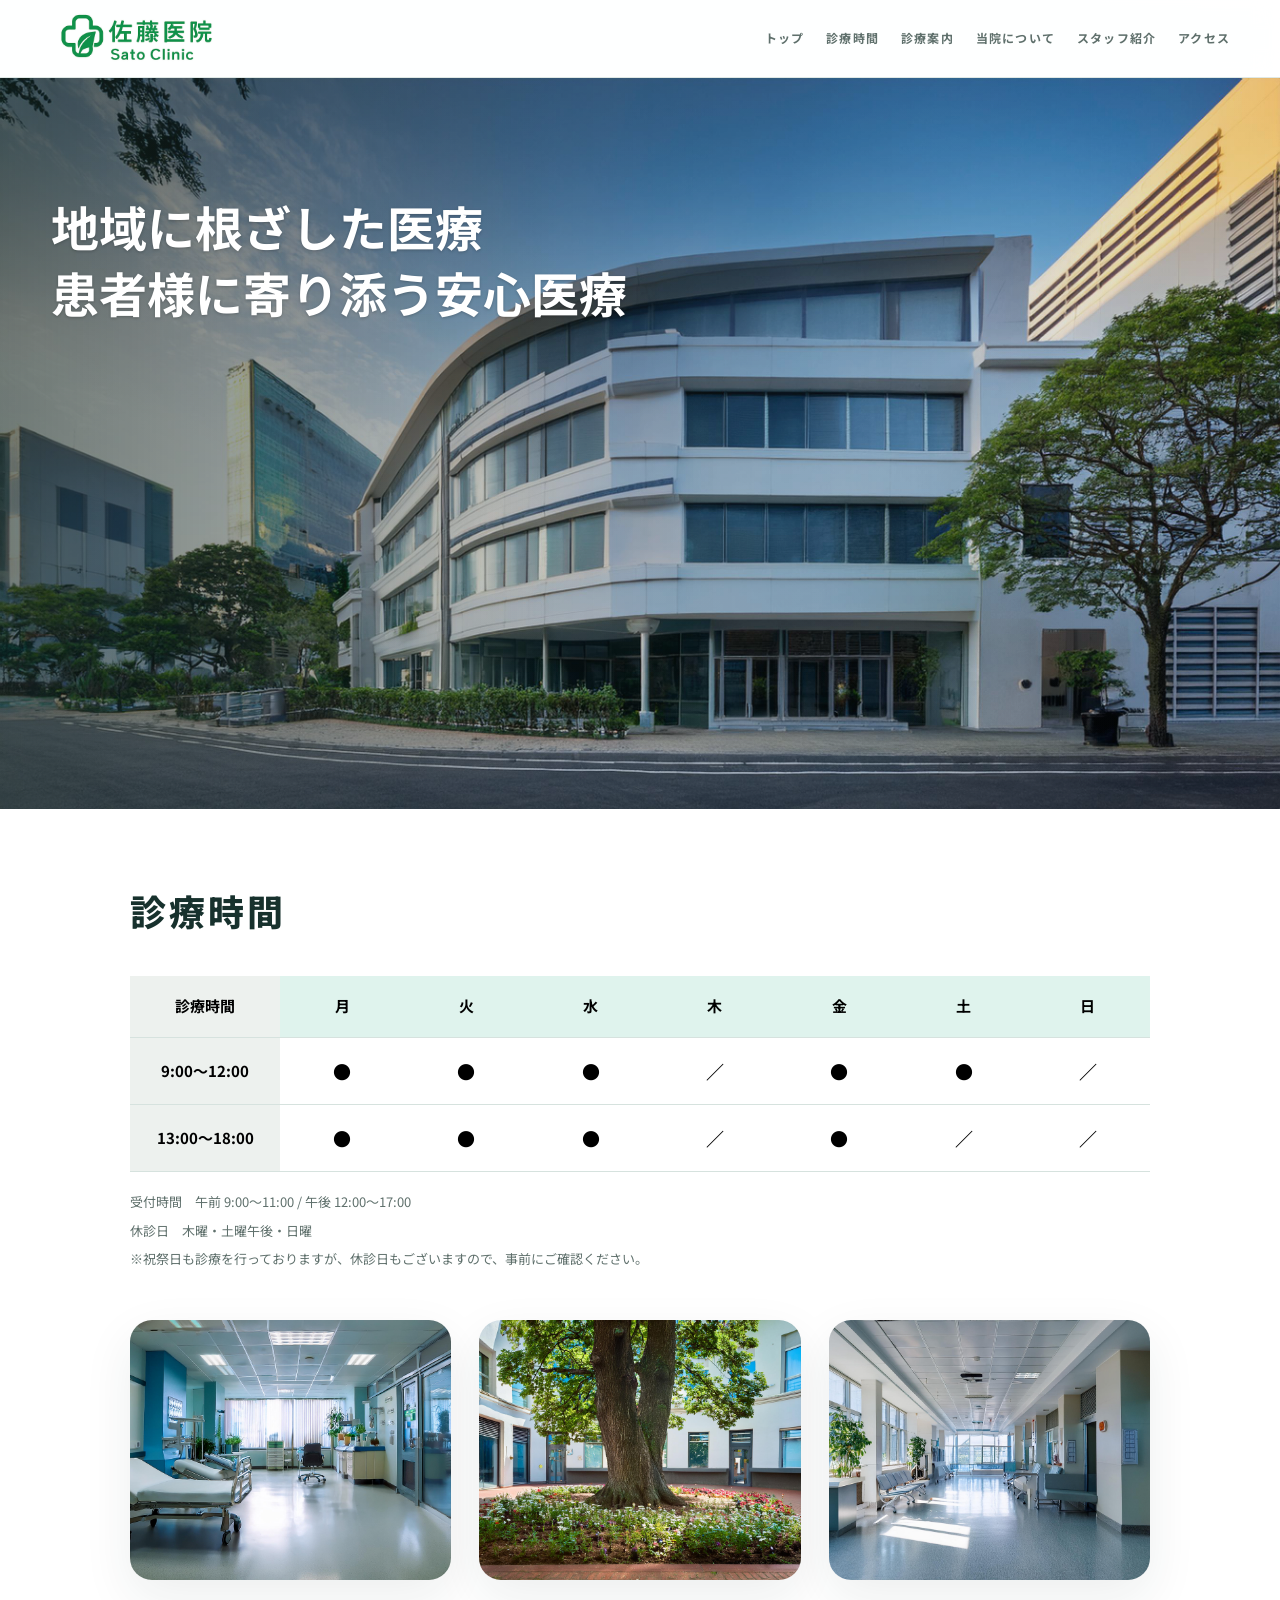
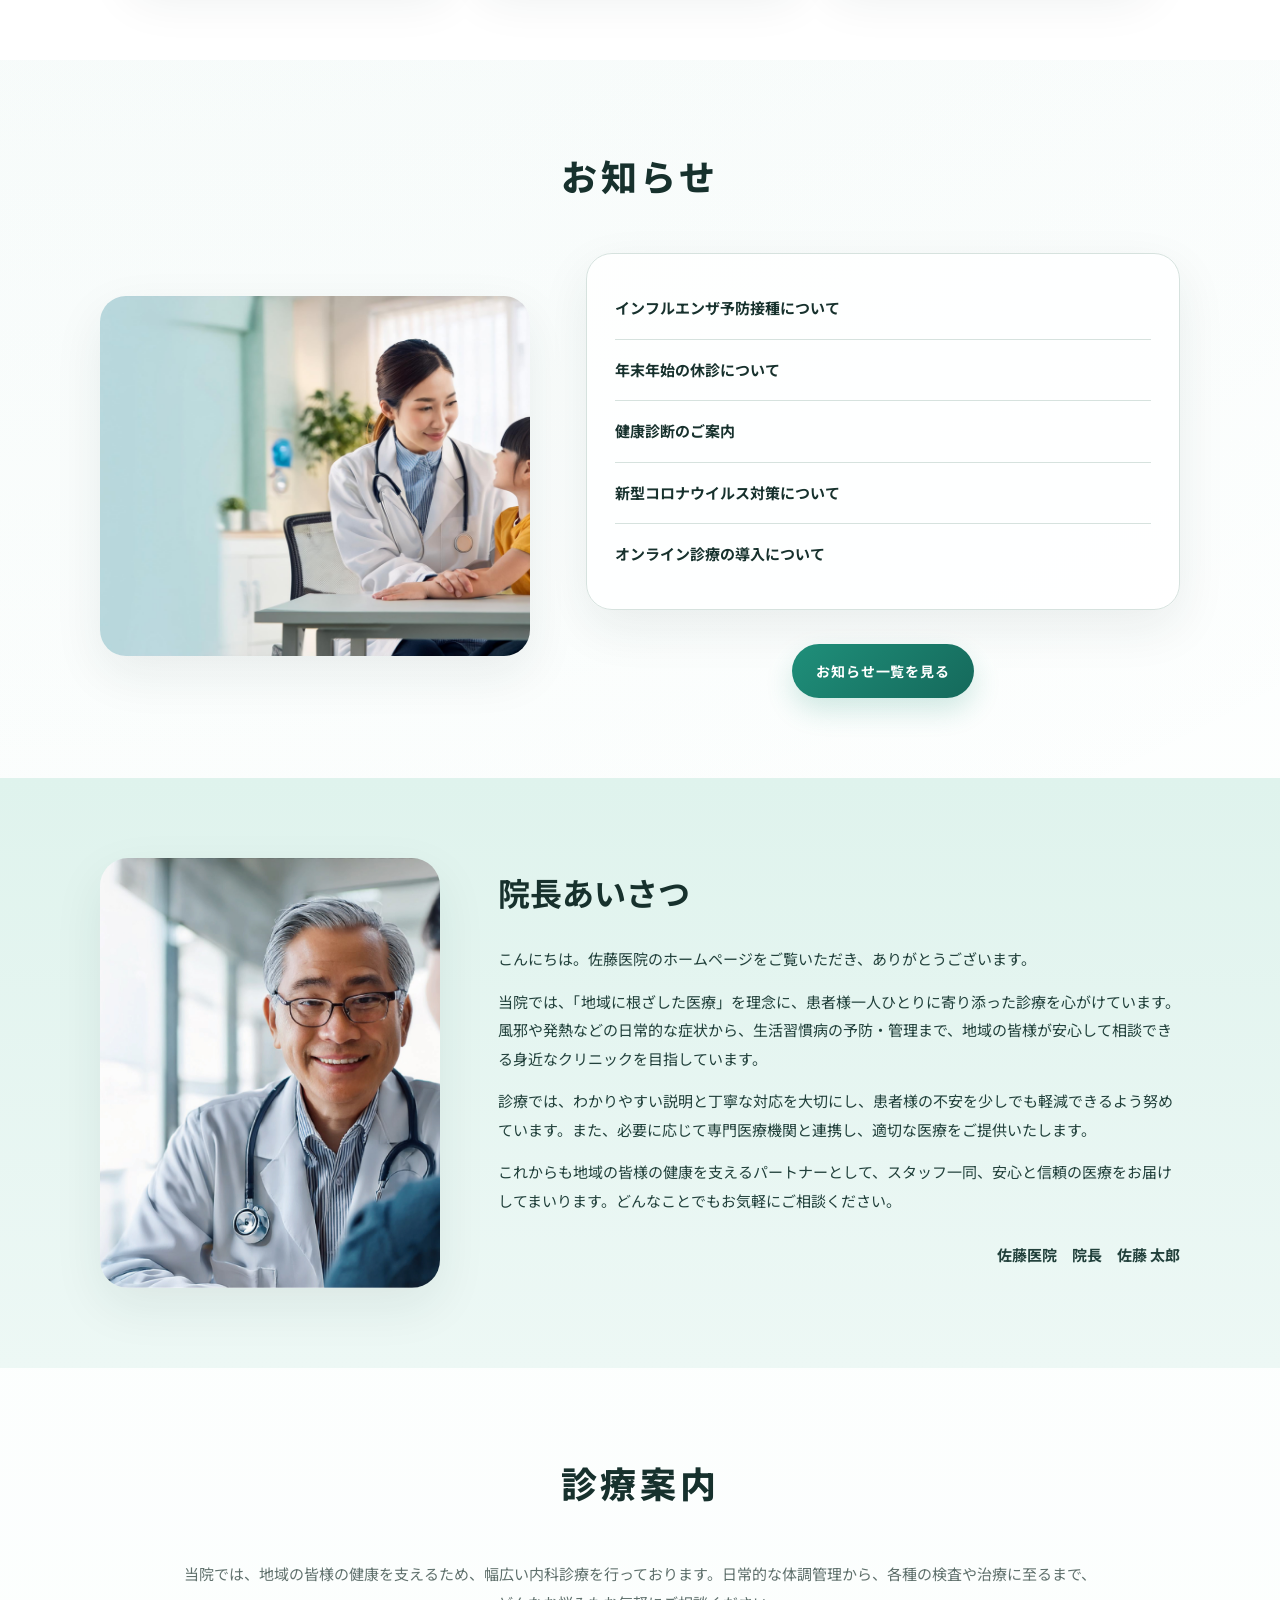
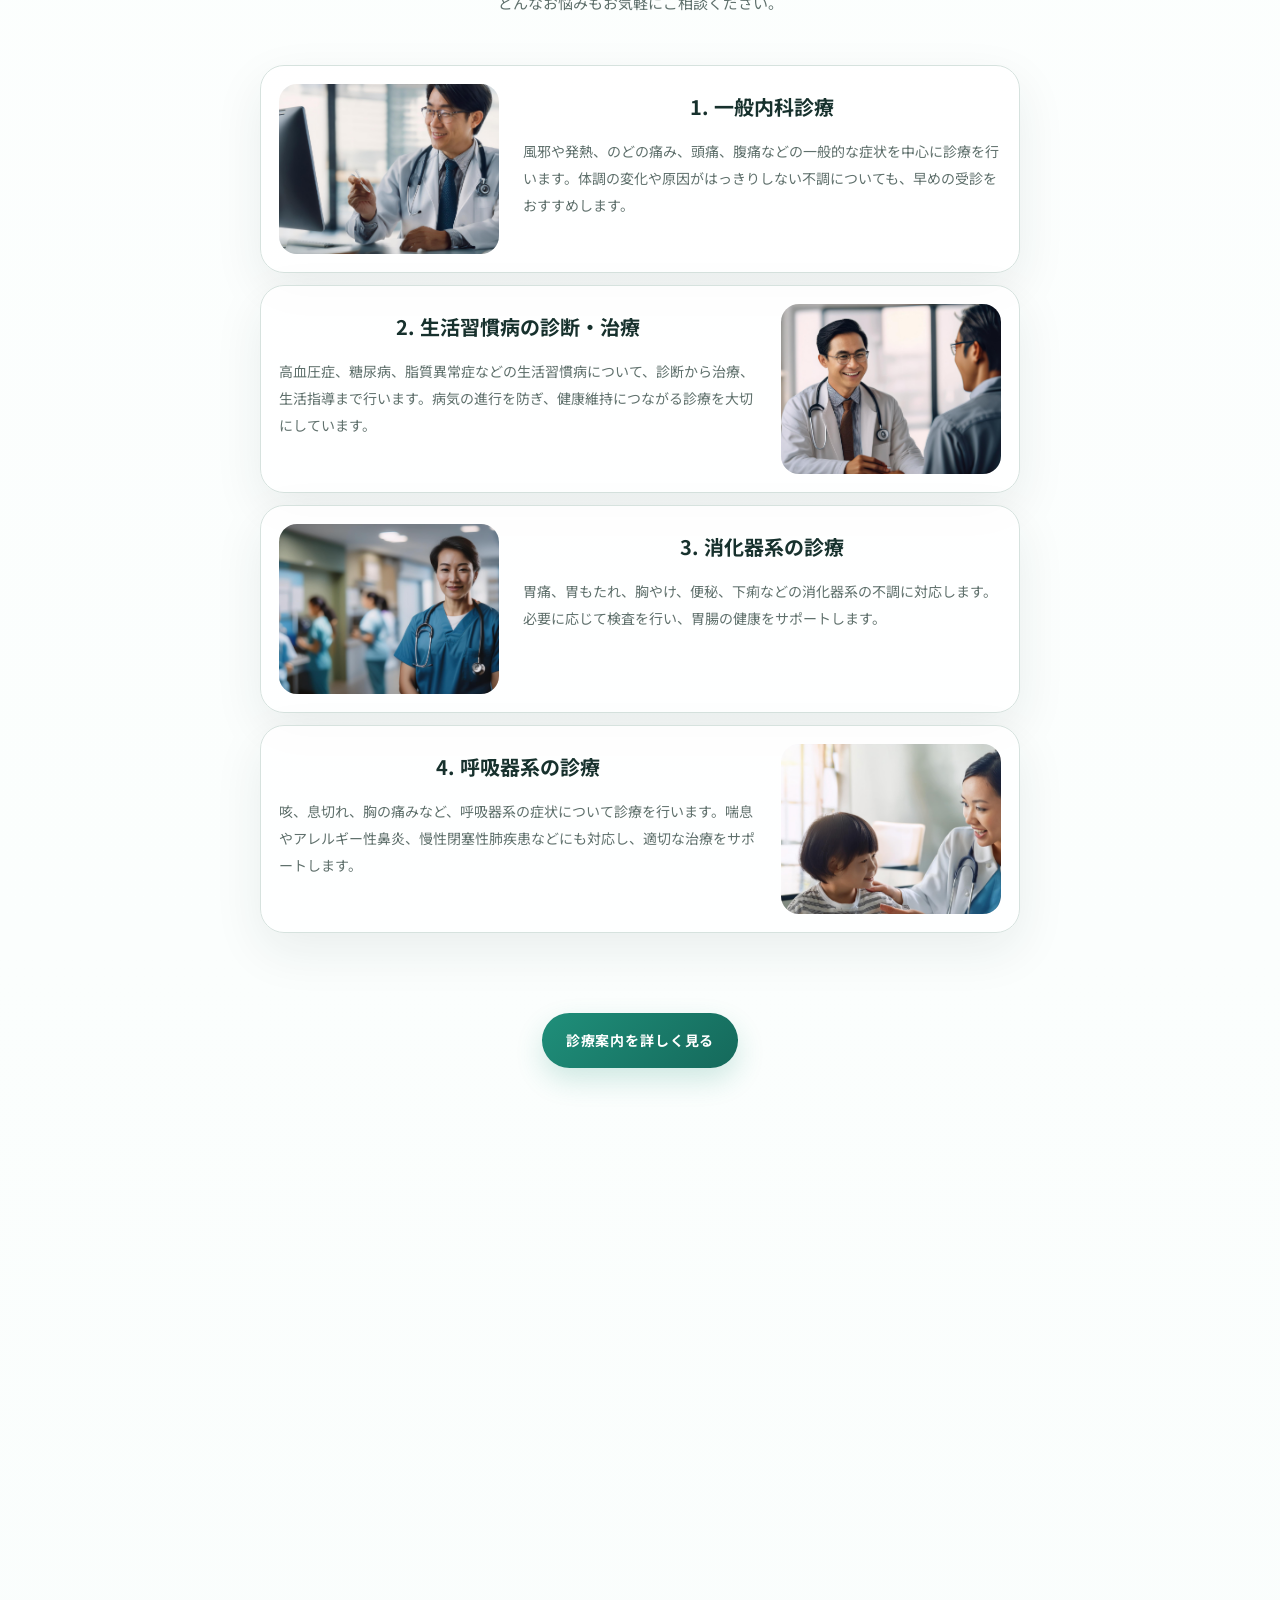
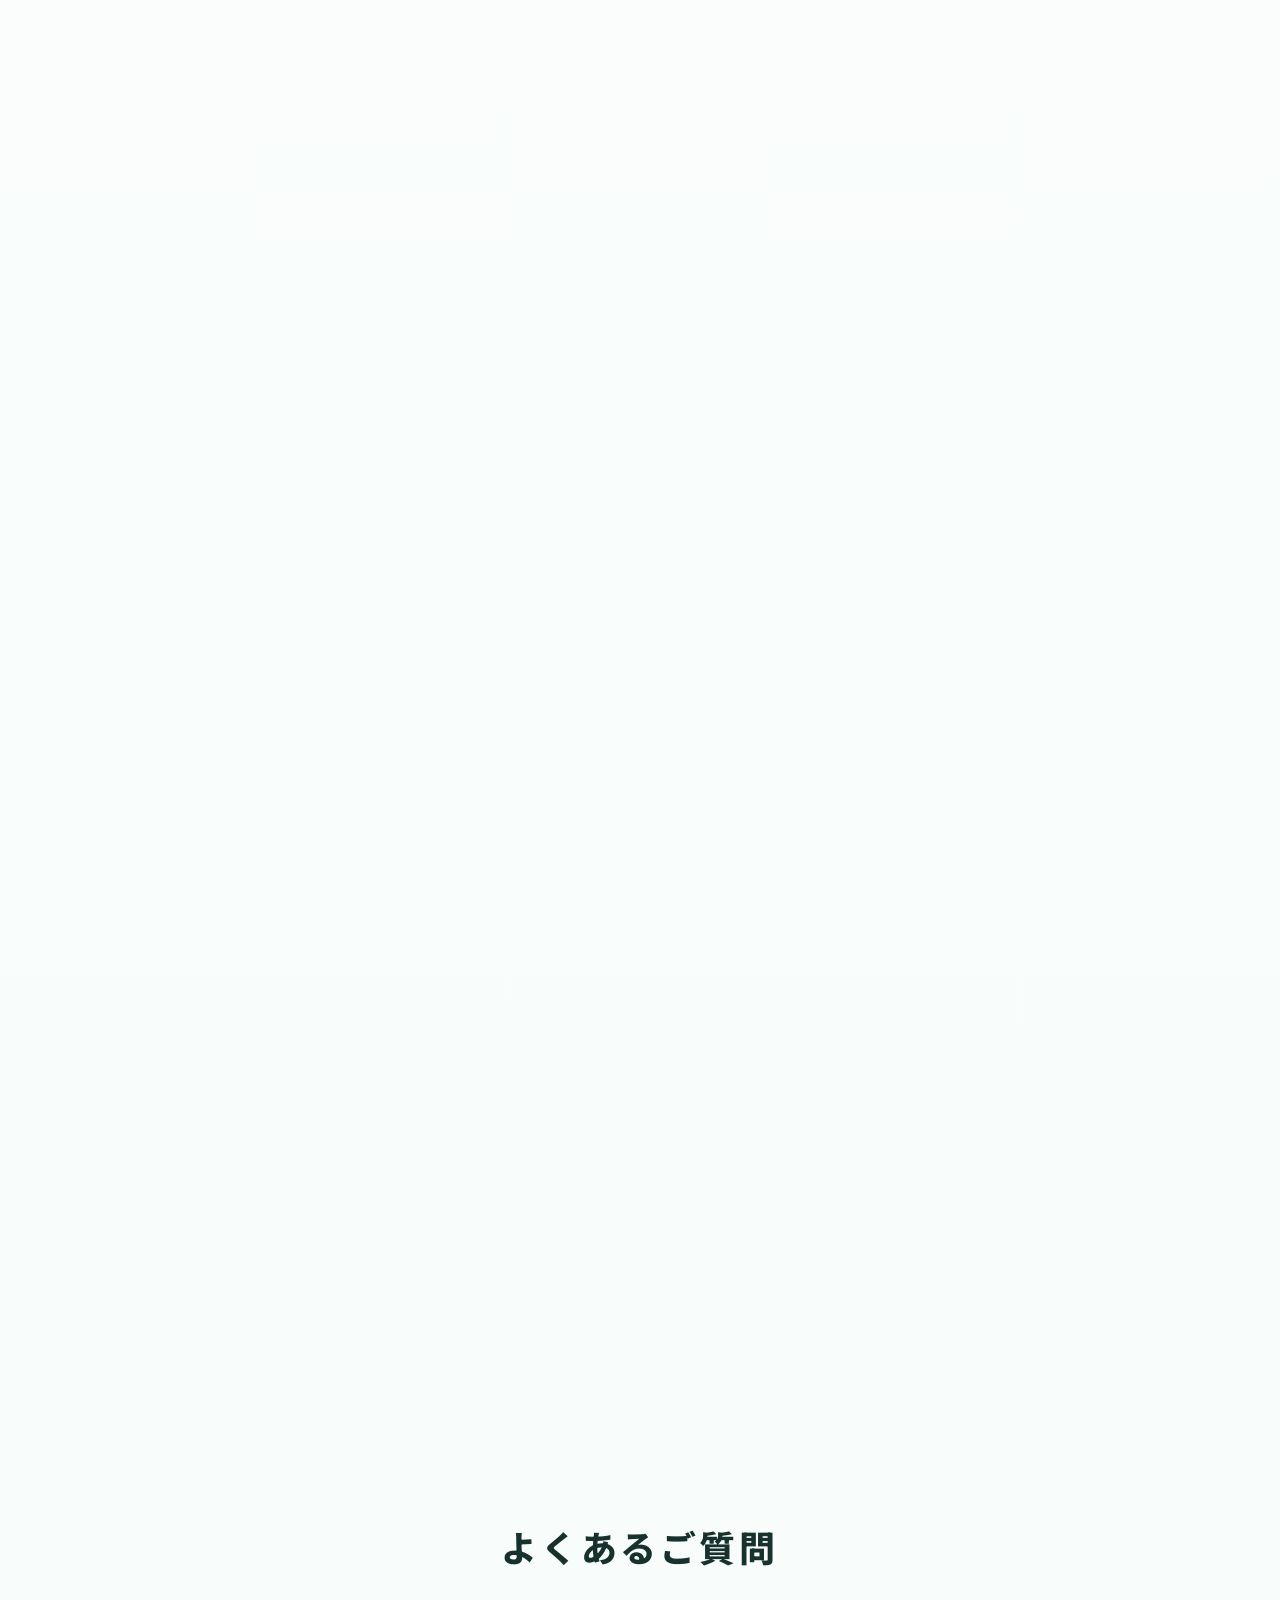
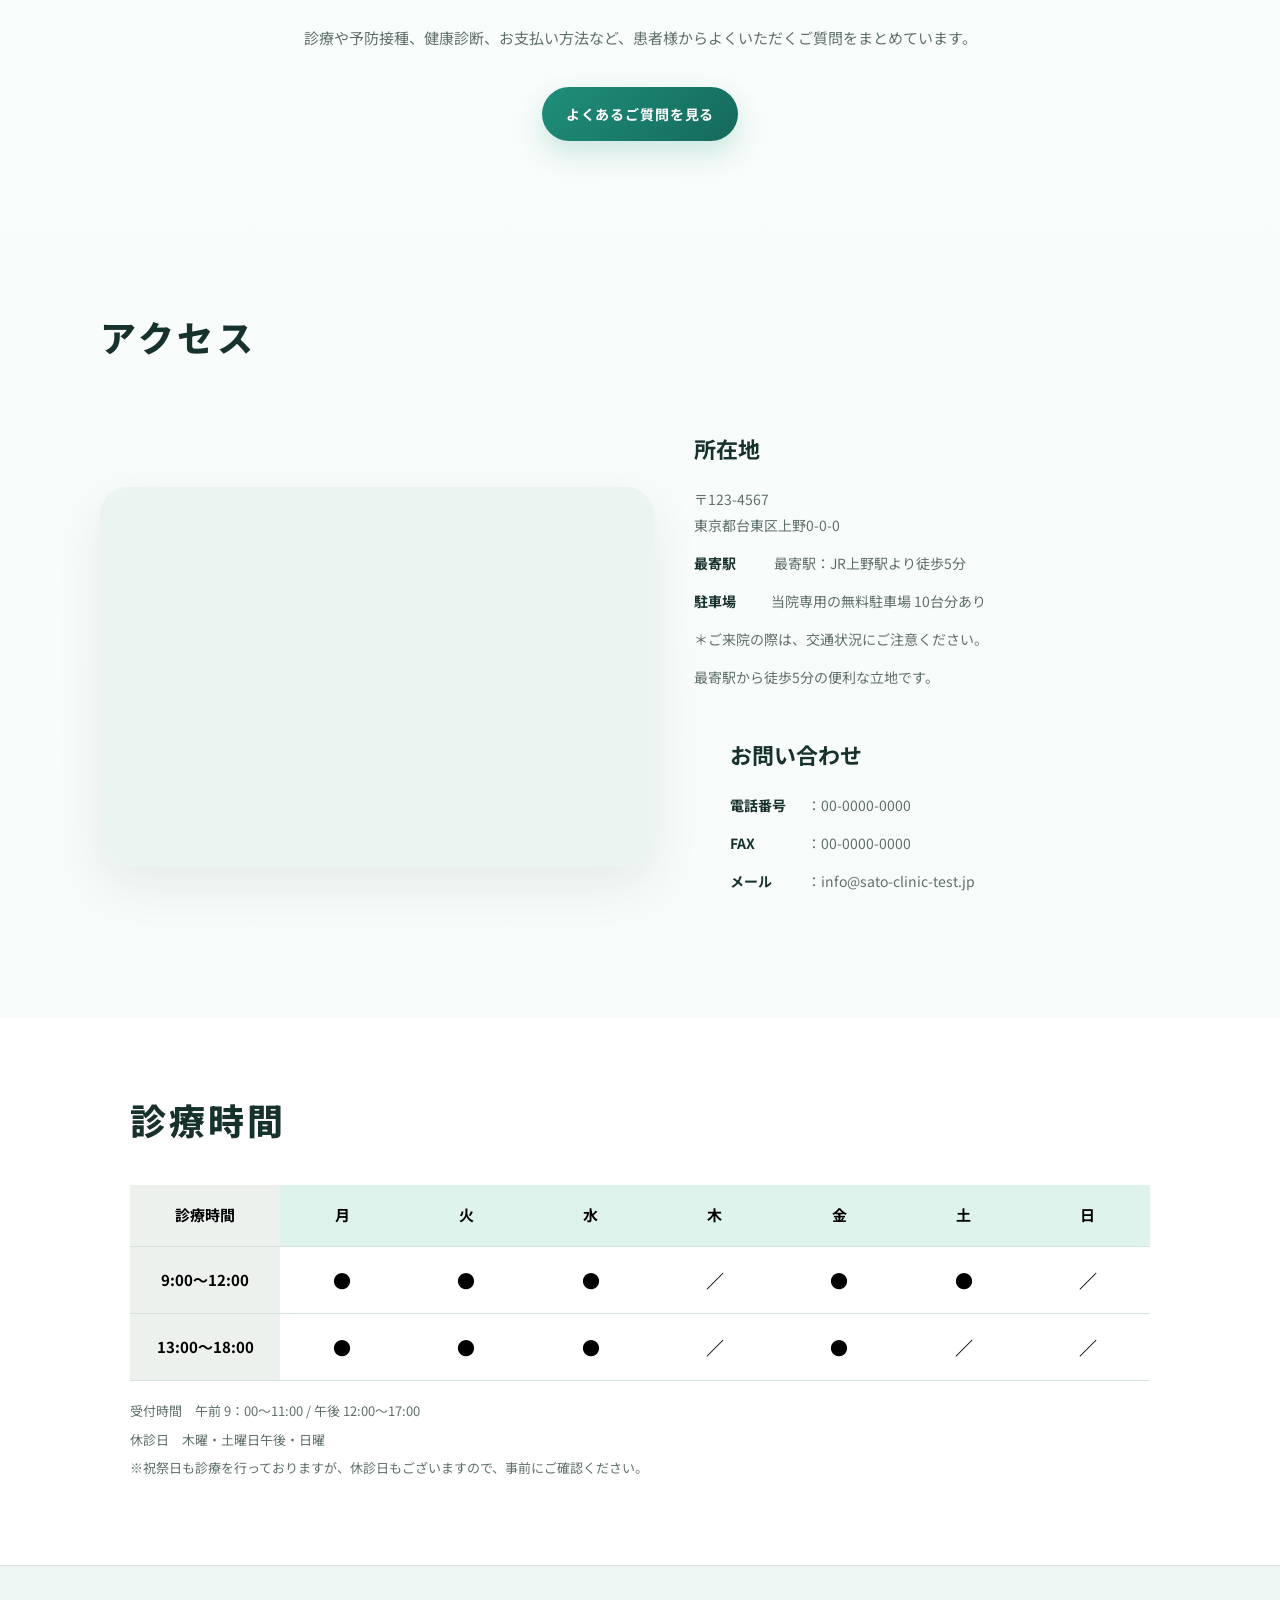
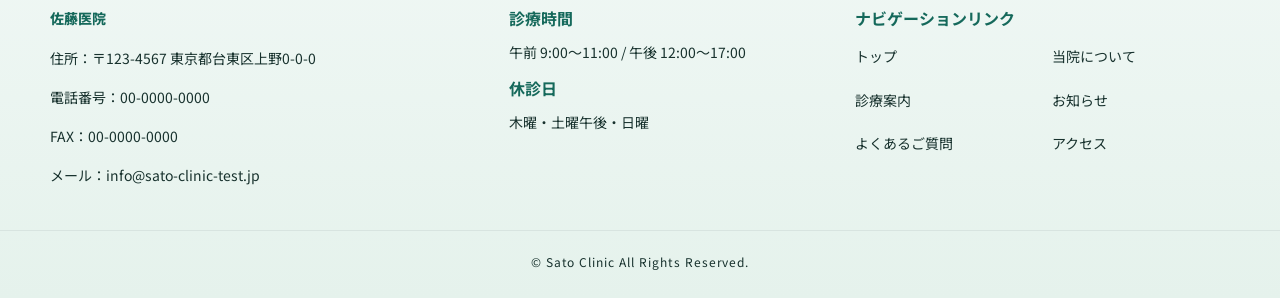
<file: index.html>
﻿<!doctype html>
<html lang="ja">

<head>
  <meta charset="UTF-8">
  <meta name="viewport" content="width=device-width, initial-scale=1.0">
  <title>佐藤医院 | 地域に寄り添う医療</title>
  <meta name="description" content="佐藤医院は、内科・生活習慣病・予防接種・各種健診に対応し、地域の皆さまの健康を支えます。">
  <link rel="preconnect" href="https://fonts.googleapis.com">
  <link rel="preconnect" href="https://fonts.gstatic.com" crossorigin>
  <link href="https://fonts.googleapis.com/css2?family=Noto+Sans+JP:wght@400;500;700;800&display=swap" rel="stylesheet">
  <link rel="stylesheet" href="./css/style.css">
</head>

<body>
  <header class="site-header">
    <div class="header-inner">
      <a class="brand" href="#top" aria-label="佐藤内科クリニック トップへ">
        <img src="./assets/Logo/logo.png" alt="佐藤内科クリニック">
      </a>
      <button class="menu-toggle" type="button" aria-expanded="false" aria-label="メニューを開く">
        <span></span>
        <span></span>
        <span></span>
      </button>
      <nav class="global-nav" aria-label="メインナビゲーション">
        <a href="#top">トップ</a>
        <a href="#hours">診療時間</a>
        <a href="#medical">診療案内</a>
        <a href="#about">当院について</a>
        <a href="#staff">スタッフ紹介</a>
        <a href="#access">アクセス</a>
      </nav>
    </div>
  </header>

  <main>
    <section id="top" class="hero" aria-label="クリニックのメインビジュアル">
      <img src="./assets/hero/clinic-entrance.jpg" alt="クリニックの外観">
      <div class="hero-overlay"></div>
      <div class="hero-copy wrap">
        <p>地域に根ざした医療</p>
        <h1>患者様に寄り添う安心医療</h1>
      </div>
    </section>

    <section id="hours" class="section hours-section top-hours reveal-section" aria-label="診療時間">
      <div class="wrap narrow">
        <div class="hours-layout">
          <h2 class="side-title">診療時間</h2>
          <div class="hours-content">
            <div class="timetable-scroll">
              <table class="hours-table">
                <thead>
                  <tr>
                    <th>診療時間</th>
                    <th>月</th>
                    <th>火</th>
                    <th>水</th>
                    <th>木</th>
                    <th>金</th>
                    <th>土</th>
                    <th>日</th>
                  </tr>
                </thead>
                <tbody>
                  <tr>
                    <th><span class="time-text">9:00〜12:00</span></th>
                    <td>●</td>
                    <td>●</td>
                    <td>●</td>
                    <td>／</td>
                    <td>●</td>
                    <td>●</td>
                    <td>／</td>
                  </tr>
                  <tr>
                    <th><span class="time-text">13:00〜18:00</span></th>
                    <td>●</td>
                    <td>●</td>
                    <td>●</td>
                    <td>／</td>
                    <td>●</td>
                    <td>／</td>
                    <td>／</td>
                  </tr>
                </tbody>
              </table>
            </div>
            <div class="hours-notes">
              <p>受付時間　午前 9:00〜11:00 / 午後 12:00〜17:00</p>
              <p>休診日　木曜・土曜午後・日曜</p>
              <p>※祝祭日も診療を行っておりますが、休診日もございますので、事前にご確認ください。</p>
            </div>
          </div>
        </div>

        <div class="gallery-grid gallery-carousel" data-carousel="clinic-gallery" aria-label="院内の様子">
          <div class="gallery-track">
            <img src="./assets/clinic/consultation-room.jpg" alt="診察室">
            <img src="./assets/clinic/hero-clinic.jpg" alt="待合スペース">
            <img src="./assets/clinic/waiting-room.jpg" alt="院内の待合室">
          </div>
        </div>
      </div>
    </section>

    <section class="section news-section reveal-section" aria-label="お知らせ">
      <div class="wrap medium">
        <h2 class="section-title">お知らせ</h2>
        <div class="news-panel">
          <img src="./assets/clinic/patient_10.jpg" alt="来院された患者さま">
          <div>
            <ul class="news-list news-links">
              <li>
                <a href="./news.html#influenza">インフルエンザ予防接種について</a>
              </li>
              <li>
                <a href="./news.html#year-end">年末年始の休診について</a>
              </li>
              <li>
                <a href="./news.html#health-check">健康診断のご案内</a>
              </li>
              <li>
                <a href="./news.html#covid-19">新型コロナウイルス対策について</a>
              </li>
              <li>
                <a href="./news.html#online-medical">オンライン診療の導入について</a>
              </li>
            </ul>
            <div class="button-row">
              <a href="./news.html" class="button">お知らせ一覧を見る</a>
            </div>
          </div>
        </div>
      </div>
    </section>

    <section class="director-section reveal-section" aria-label="院長あいさつ">
      <div class="wrap medium director-layout">
        <img src="./assets/director/director.jpg" alt="院長 佐藤一郎">
        <div>
          <h2>院長あいさつ</h2>
          <p>こんにちは。佐藤医院のホームページをご覧いただき、ありがとうございます。</p>
          <p>
            当院では、「地域に根ざした医療」を理念に、患者様一人ひとりに寄り添った診療を心がけています。風邪や発熱などの日常的な症状から、生活習慣病の予防・管理まで、地域の皆様が安心して相談できる身近なクリニックを目指しています。
          </p>
          <p>診療では、わかりやすい説明と丁寧な対応を大切にし、患者様の不安を少しでも軽減できるよう努めています。また、必要に応じて専門医療機関と連携し、適切な医療をご提供いたします。</p>
          <p>これからも地域の皆様の健康を支えるパートナーとして、スタッフ一同、安心と信頼の医療をお届けしてまいります。どんなことでもお気軽にご相談ください。</p>
          <p class="signature">佐藤医院　院長　佐藤 太郎</p>
        </div>
      </div>
    </section>

    <section id="medical" class="section medical-section reveal-section">
      <div class="wrap medium">
        <h2 class="section-title">診療案内</h2>
        <p class="medical-page-lead">
          当院では、地域の皆様の健康を支えるため、幅広い内科診療を行っております。日常的な体調管理から、各種の検査や治療に至るまで、どんなお悩みもお気軽にご相談ください。
        </p>
        <div class="medical-grid">
          <article class="medical-card">
            <img src="./assets/dr/general-medicine.jpg" alt="一般内科">
            <div>
              <h3>1. 一般内科診療</h3>
              <p>風邪や発熱、のどの痛み、頭痛、腹痛などの一般的な症状を中心に診療を行います。体調の変化や原因がはっきりしない不調についても、早めの受診をおすすめします。</p>
            </div>
          </article>
          <article class="medical-card reverse">
            <img src="./assets/dr/lifestyle-disease.jpg" alt="生活習慣病">
            <div>
              <h3>2. 生活習慣病の診断・治療</h3>
              <p>高血圧症、糖尿病、脂質異常症などの生活習慣病について、診断から治療、生活指導まで行います。病気の進行を防ぎ、健康維持につながる診療を大切にしています。</p>
            </div>
          </article>
          <article class="medical-card">
            <img src="./assets/dr/suzuki_mari.jpg" alt="消化器系の診療">
            <div>
              <h3>3. 消化器系の診療</h3>
              <p>胃痛、胃もたれ、胸やけ、便秘、下痢などの消化器系の不調に対応します。必要に応じて検査を行い、胃腸の健康をサポートします。</p>
            </div>
          </article>
          <article class="medical-card reverse">
            <img src="./assets/dr/patient_11.jpg" alt="呼吸器系の診療">
            <div>
              <h3>4. 呼吸器系の診療</h3>
              <p>咳、息切れ、胸の痛みなど、呼吸器系の症状について診療を行います。喘息やアレルギー性鼻炎、慢性閉塞性肺疾患などにも対応し、適切な治療をサポートします。</p>
            </div>
          </article>
        </div>
        <div class="button-row"><a class="button" href="./medical.html">診療案内を詳しく見る</a></div>
      </div>
    </section>

    <section id="about" class="section about-section reveal-section">
      <div class="wrap medium">
        <h2 class="section-title">当院について</h2>
        <div class="about-intro">
          <img src="./assets/clinic/hospital_6.jpg" alt="明るい院内空間">
          <div>
            <p>
              佐藤医院は、地域の皆様の健康を守り、より良い生活をサポートすることを使命としています。創立以来、私たちは「患者様一人ひとりに寄り添った診療」を大切にし、地域密着型の医療を提供してまいりました。今後も皆様の健康維持と病気予防に貢献するため、より良い医療サービスを提供し続けることをお約束いたします。
            </p>
          </div>
        </div>
        <div class="button-row"><a class="button" href="./about.html">詳しく見る</a></div>
      </div>
    </section>

    <section id="staff" class="section staff-section reveal-section">
      <div class="wrap wide">
        <h2 class="section-title">スタッフ紹介</h2>
        <p class="staff-intro">
          地域の皆様に安心してご来院いただけるよう、スタッフ一同、誠心誠意対応いたします。それぞれの専門性と温かさを活かし、皆様の健康を支えるパートナーとしてお力になれるよう努めてまいります。</p>
        <div class="staff-list">
          <article>
            <img src="./assets/staff/firstView.jpg" alt="院長 佐藤一郎">
            <div>
              <h3>院長　佐藤 太郎</h3>
              <p>経歴：光明大学医学部卒業後、瑞穂中央総合病院で内科医として10年間勤務。その後、地域医療への貢献を目指し、佐藤医院を開院。</p>
              <p>専門分野：生活習慣病、呼吸器疾患、内科全般</p>
              <p>コメント：患者様にとって気軽に相談できる「かかりつけ医」を目指しています。どんな小さな不安でも、まずはご相談ください。</p>
            </div>
          </article>
          <article>
            <img src="./assets/staff/yamamoto_hana.jpg" alt="看護師 山本花">
            <div>
              <h3>看護師長　鈴木 真理</h3>
              <p>経歴：白桜大学看護学部卒業後、緑が丘大学病院で10年勤務。地域医療に携わりたい思いから、佐藤医院に入職。</p>
              <p>得意分野：親身な対応、注射・採血技術、健康管理指導</p>
              <p>メッセージ：安心して治療を受けていただけるよう、いつも笑顔でお待ちしています。些細なことでもお気軽にご相談ください。</p>
            </div>
          </article>
          <article>
            <img src="./assets/staff/medical-technologist.jpg" alt="臨床検査技師 田中美咲">
            <div>
              <h3>臨床検査技師　高橋 由美</h3>
              <p>経歴：東都臨床検査技術専門学校を卒業後、武蔵中央医療センターにて15年間の臨床検査技師としての経験を積む。</p>
              <p>得意分野：血液検査、心電図検査、超音波検査</p>
              <p>コメント：検査は不安が伴うこともありますが、できるだけリラックスしていただけるよう、優しく丁寧な対応を心がけています。</p>
            </div>
          </article>
          <article>
            <img src="./assets/staff/information_4.jpg" alt="受付スタッフ 鈴木優">
            <div>
              <h3>受付スタッフ　山本 花</h3>
              <p>経歴：希望医療カレッジ卒業後、さくら診療所にて受付業務を担当。現在は佐藤医院で患者様対応を担当。</p>
              <p>得意分野：受付業務、カルテ管理、医療費計算</p>
              <p>コメント：皆様に気持ちよくご利用いただけるよう、笑顔と真心を大切にしております。初めての方もどうぞ安心してお越しください。</p>
            </div>
          </article>
        </div>
      </div>
    </section>

    <section id="faq" class="section faq-section reveal-section" aria-label="よくあるご質問">
      <div class="wrap medium">
        <h2 class="section-title">よくあるご質問</h2>
        <p class="faq-intro">
          診療や予防接種、健康診断、お支払い方法など、患者様からよくいただくご質問をまとめています。
        </p>
        <div class="button-row">
          <a href="./faq.html" class="button">よくあるご質問を見る</a>
        </div>
      </div>
    </section>

    <section id="access" class="section access-section reveal-section">
      <div class="wrap medium">
        <h2 class="section-title left">アクセス</h2>
        <div class="access-layout">
          <div class="access-map">
            <iframe
              src="https://www.google.com/maps/embed?pb=!1m16!1m12!1m3!1d6479.2355767447625!2d139.77134689231622!3d35.71102210184443!2m3!1f0!2f0!3f0!3m2!1i1024!2i768!4f13.1!2m1!1zICAgIOKAoiDjgJIxMjMtNDU2N-OAgOadseS6rOmDveWPsOadseWMuuS4iumHjjAtMC0wICAgICDigKIg5pyA5a-E6aeF77yaSlLkuIrph47pp4XjgojjgorlvpLmrak15YiG!5e0!3m2!1sja!2sjp!4v1784618310484!5m2!1sja!2sjp"
              allowfullscreen="" loading="lazy" referrerpolicy="strict-origin-when-cross-origin"
              title="佐藤医院の地図"></iframe>
          </div>
          <div class="access-info">
            <h3>所在地</h3>
            <p>〒123-4567<br>東京都台東区上野0-0-0</p>
            <p><strong>最寄駅</strong> 最寄駅：JR上野駅より徒歩5分</p>
            <p><strong>駐車場</strong>当院専用の無料駐車場 10台分あり</p>
            <p>＊ご来院の際は、交通状況にご注意ください。</p>
            <p>最寄駅から徒歩5分の便利な立地です。</p>
            <div class="hours-content access-hours">
              <h3>お問い合わせ</h3>
              <p><strong>電話番号</strong>：00-0000-0000</p>
              <p><strong>FAX</strong>：00-0000-0000</p>
              <p><strong>メール</strong>：info@sato-clinic-test.jp</p>
            </div>
          </div>
        </div>
      </div>
    </section>

    <section class="section hours-section top-hours bottom-hours reveal-section" aria-label="診療時間">
      <div class="wrap narrow">
        <div class="hours-layout">
          <h2 class="side-title">診療時間</h2>
          <div class="hours-content">
            <div class="timetable-scroll">
              <table class="hours-table">
                <thead>
                  <tr>
                    <th>診療時間</th>
                    <th>月</th>
                    <th>火</th>
                    <th>水</th>
                    <th>木</th>
                    <th>金</th>
                    <th>土</th>
                    <th>日</th>
                  </tr>
                </thead>
                <tbody>
                  <tr>
                    <th><span class="time-text">9:00〜12:00</span></th>
                    <td>●</td>
                    <td>●</td>
                    <td>●</td>
                    <td>／</td>
                    <td>●</td>
                    <td>●</td>
                    <td>／</td>
                  </tr>
                  <tr>
                    <th><span class="time-text">13:00〜18:00</span></th>
                    <td>●</td>
                    <td>●</td>
                    <td>●</td>
                    <td>／</td>
                    <td>●</td>
                    <td>／</td>
                    <td>／</td>
                  </tr>
                </tbody>
              </table>
            </div>
            <div class="hours-notes">
              <p>受付時間　午前 9：00〜11:00 / 午後 12:00〜17:00</p>
              <p>休診日　木曜・土曜日午後・日曜</p>
              <p>※祝祭日も診療を行っておりますが、休診日もございますので、事前にご確認ください。</p>
            </div>
          </div>
        </div>
      </div>
    </section>
  </main>
  <footer class="site-footer">
    <div class="wrap footer-inner">
      <div class="footer-brand">
        <p class="footer-name">佐藤医院</p>
        <p>住所：〒123-4567 東京都台東区上野0-0-0</p>
        <p>電話番号：00-0000-0000</p>
        <p>FAX：00-0000-0000</p>
        <p>メール：<a href="mailto:info@sato-clinic-test.jp">info@sato-clinic-test.jp</a></p>
      </div>
      <div class="footer-hours" aria-label="診療時間と休診日">
        <h2>診療時間</h2>
        <p>午前 9:00〜11:00 / 午後 12:00〜17:00</p>
        <h2>休診日</h2>
        <p>木曜・土曜午後・日曜</p>
      </div>
      <nav class="footer-nav" aria-label="フッターナビゲーション">
        <h2>ナビゲーションリンク</h2>
        <ul>
          <li><a href="./index.html">トップ</a></li>
          <li><a href="./about.html">当院について</a></li>
          <li><a href="./index.html#medical">診療案内</a></li>
          <li><a href="./news.html">お知らせ</a></li>
          <li><a href="./faq.html">よくあるご質問</a></li>
          <li><a href="./index.html#access">アクセス</a></li>
        </ul>
      </nav>
    </div>
    <div class="footer-copy">
      <small>© Sato Clinic All Rights Reserved.</small>
    </div>
  </footer>
  <script src="./js/script.js"></script>
</body>

</html>
</file>
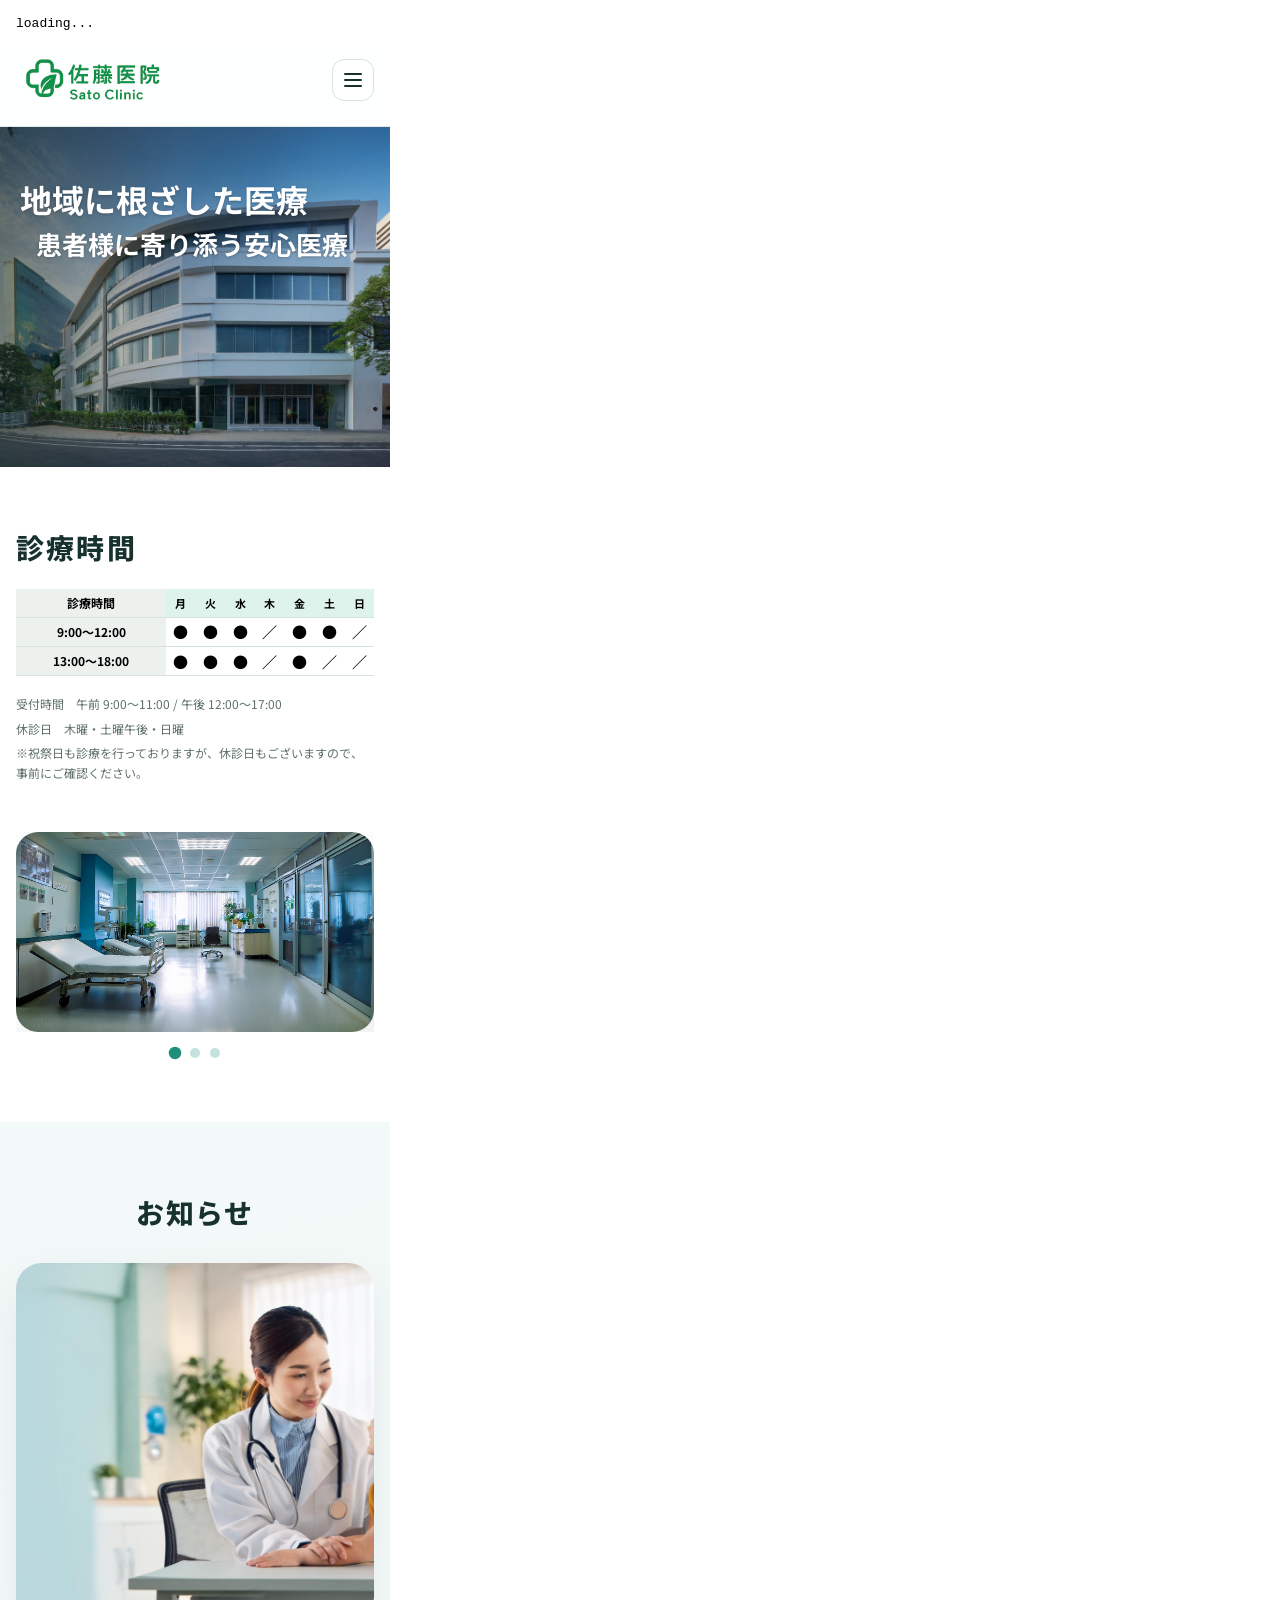
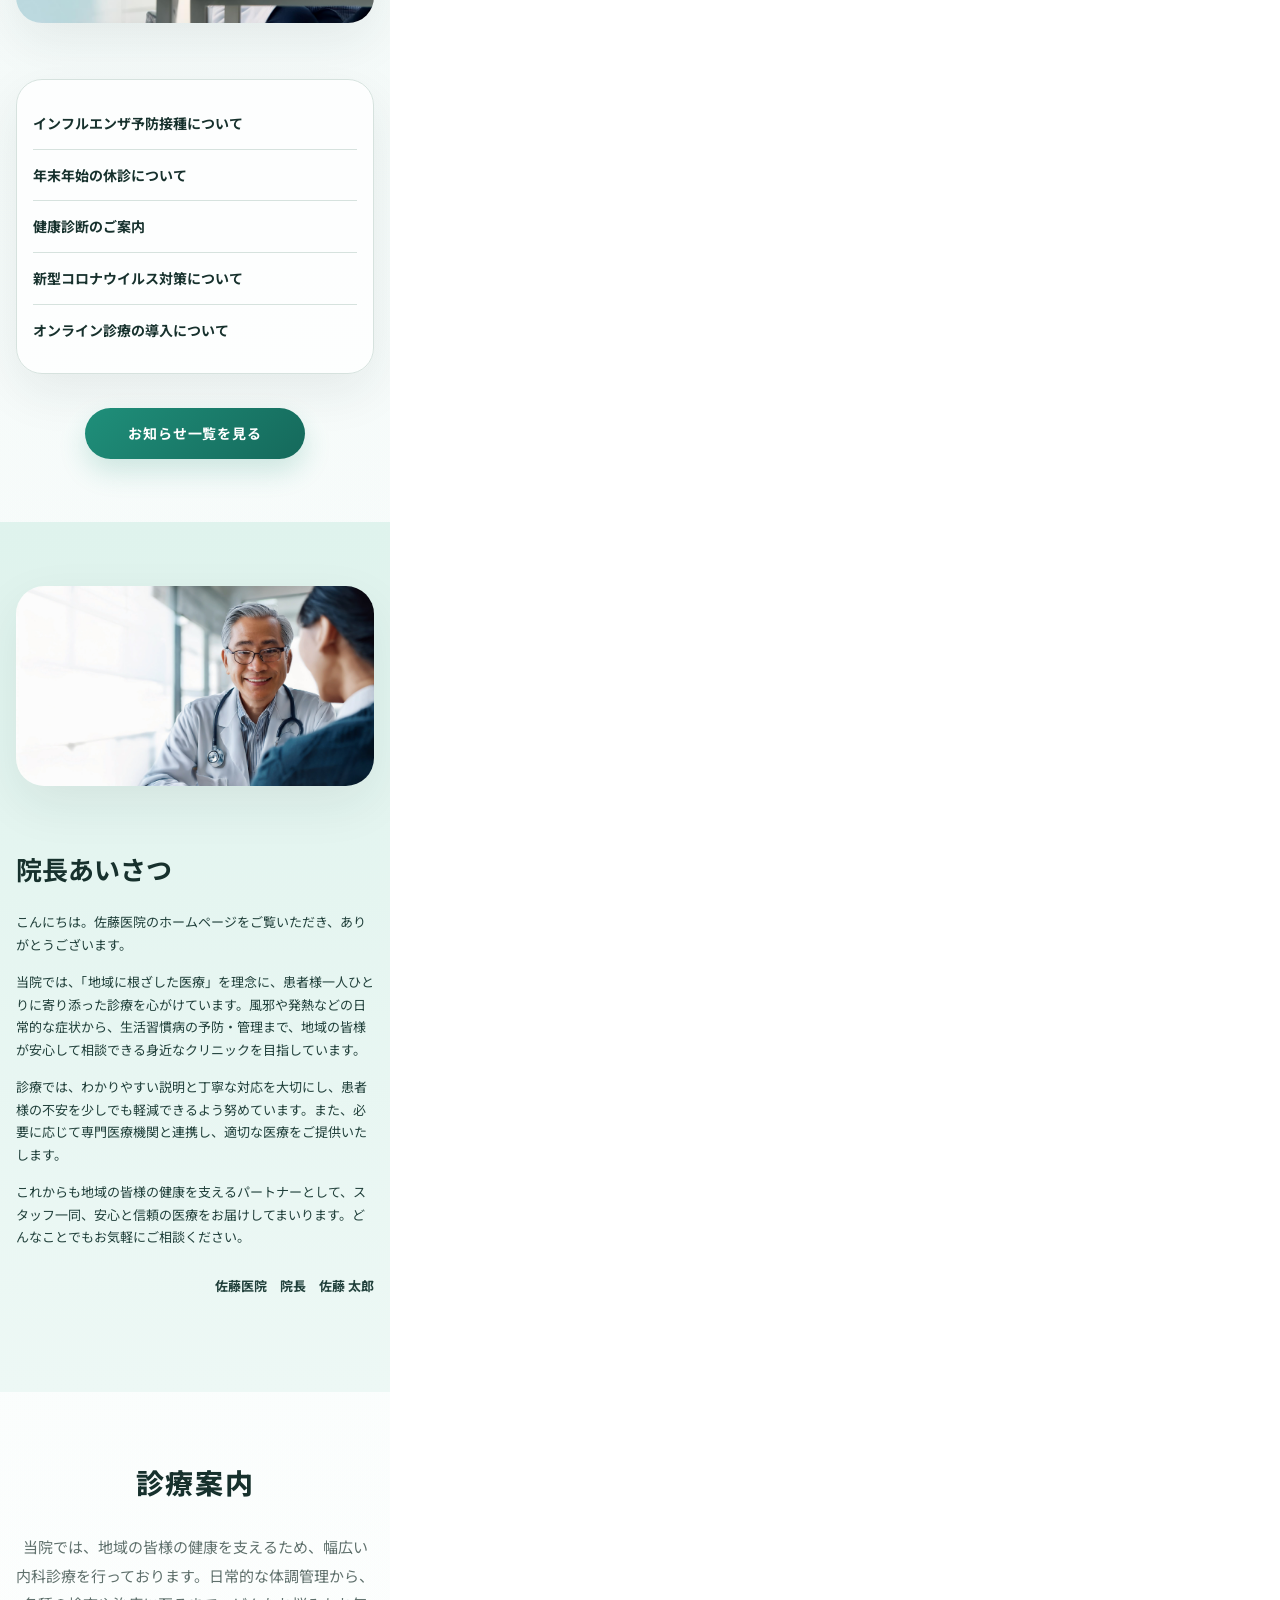
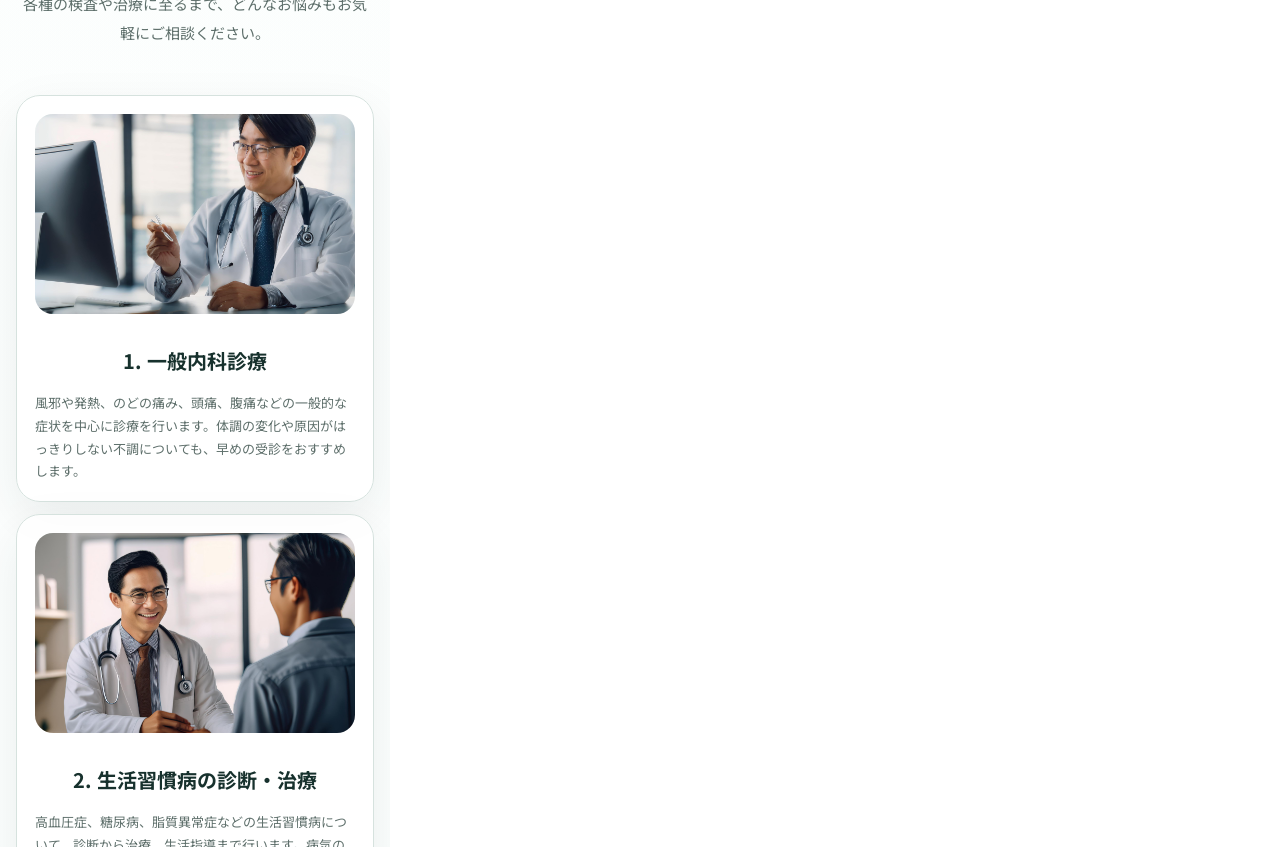
<file: __anchor_test.html>
<!doctype html>
<html lang="ja">
<head>
  <meta charset="UTF-8">
  <meta name="viewport" content="width=device-width, initial-scale=1.0">
  <title>Anchor Test</title>
  <style>
    body {
      margin: 0;
      font-family: monospace;
    }
    pre {
      white-space: pre-wrap;
      margin: 0;
      padding: 16px;
    }
    iframe {
      width: 390px;
      height: 4000px;
      border: 0;
    }
  </style>
</head>
<body>
  <pre id="results">loading...</pre>
  <iframe id="site" src="./index.html"></iframe>
  <script>
    const sleep = (ms) => new Promise((resolve) => setTimeout(resolve, ms));
    const tests = [
      { hash: '#top', selector: '#top' },
      { hash: '#hours', selector: '#hours' },
      { hash: '#medical', selector: '#medical .section-title' },
      { hash: '#about', selector: '#about .section-title' },
      { hash: '#staff', selector: '#staff .section-title' },
      { hash: '#access', selector: '#access .section-title' },
    ];

    window.addEventListener('load', async () => {
      const iframe = document.getElementById('site');
      await new Promise((resolve) => iframe.addEventListener('load', resolve, { once: true }));

      const win = iframe.contentWindow;
      const doc = iframe.contentDocument;
      const lines = [];

      for (const test of tests) {
        win.location.hash = test.hash;
        await sleep(1000);

        const element = doc.querySelector(test.selector);
        const rect = element.getBoundingClientRect();
        lines.push(`${test.hash} -> top=${rect.top.toFixed(1)} scrollY=${win.scrollY}`);
      }

      document.getElementById('results').textContent = lines.join('\n');
    });
  </script>
</body>
</html>
</file>
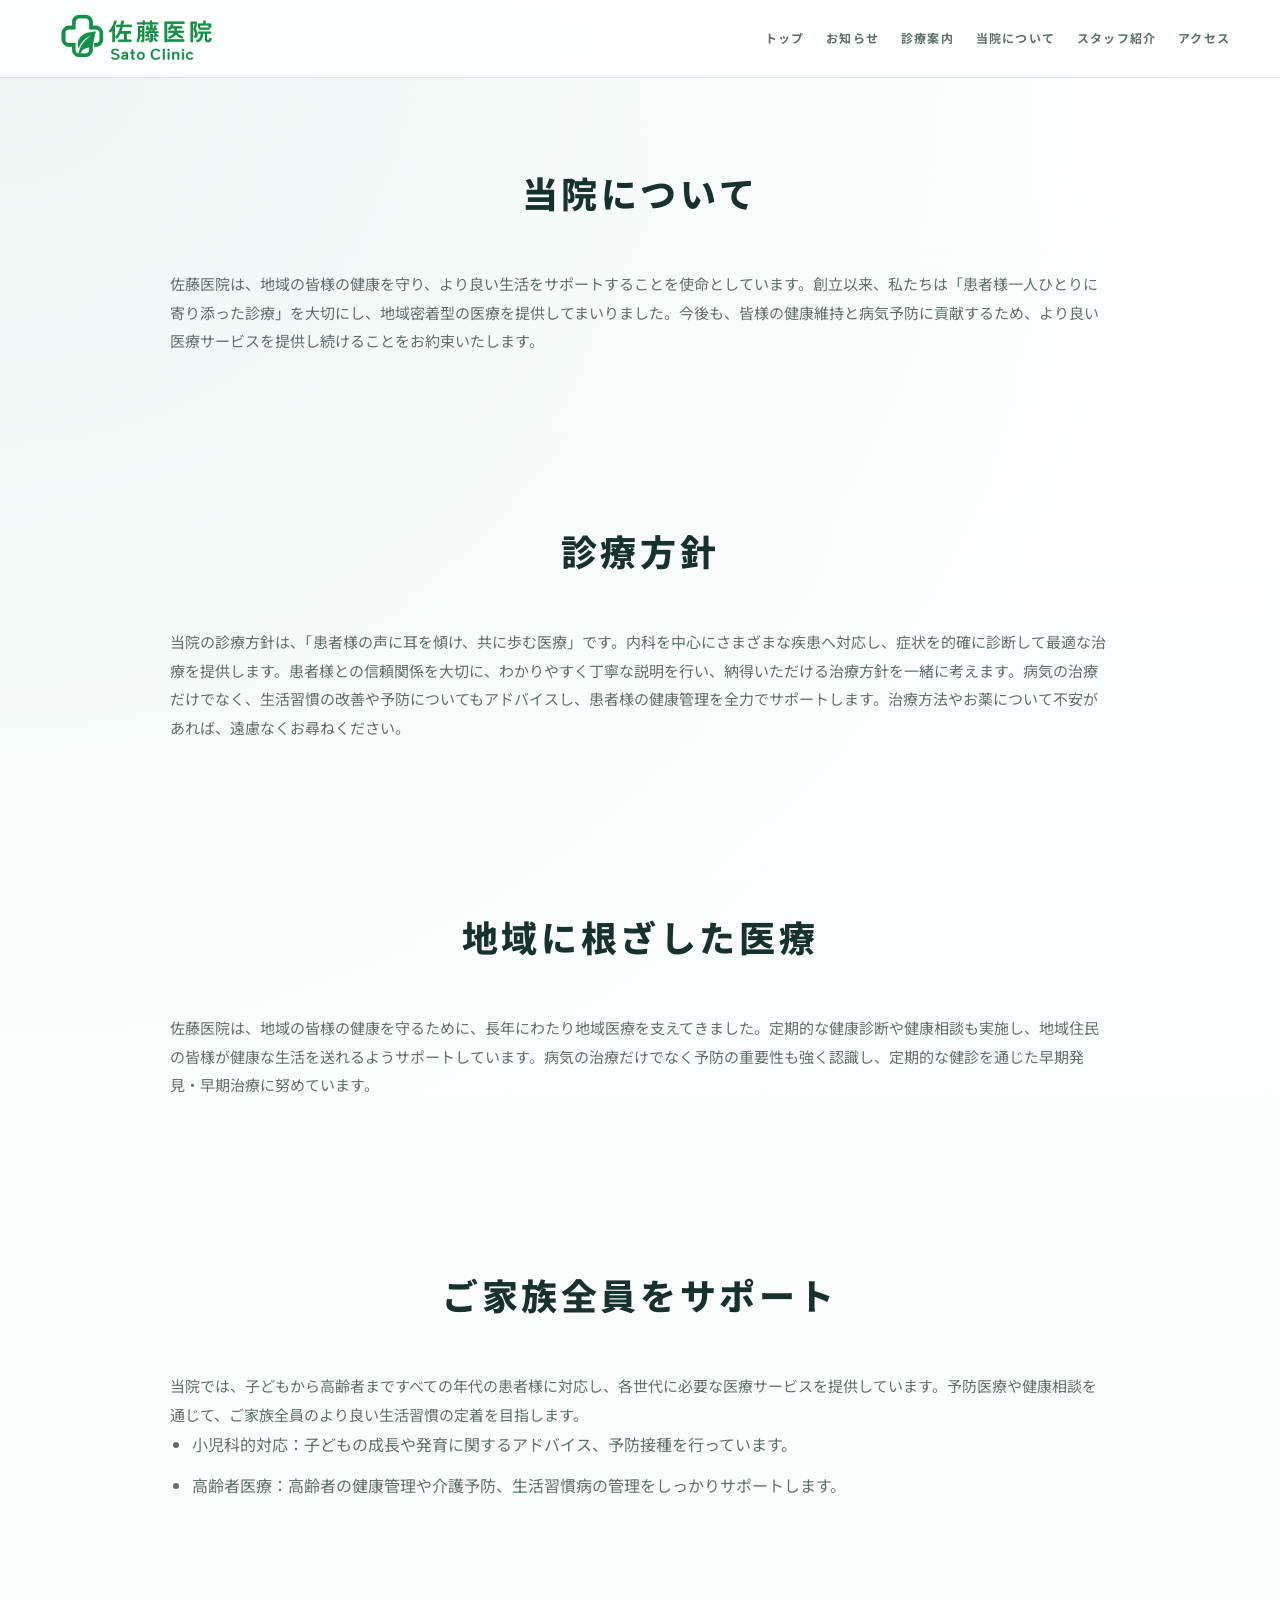
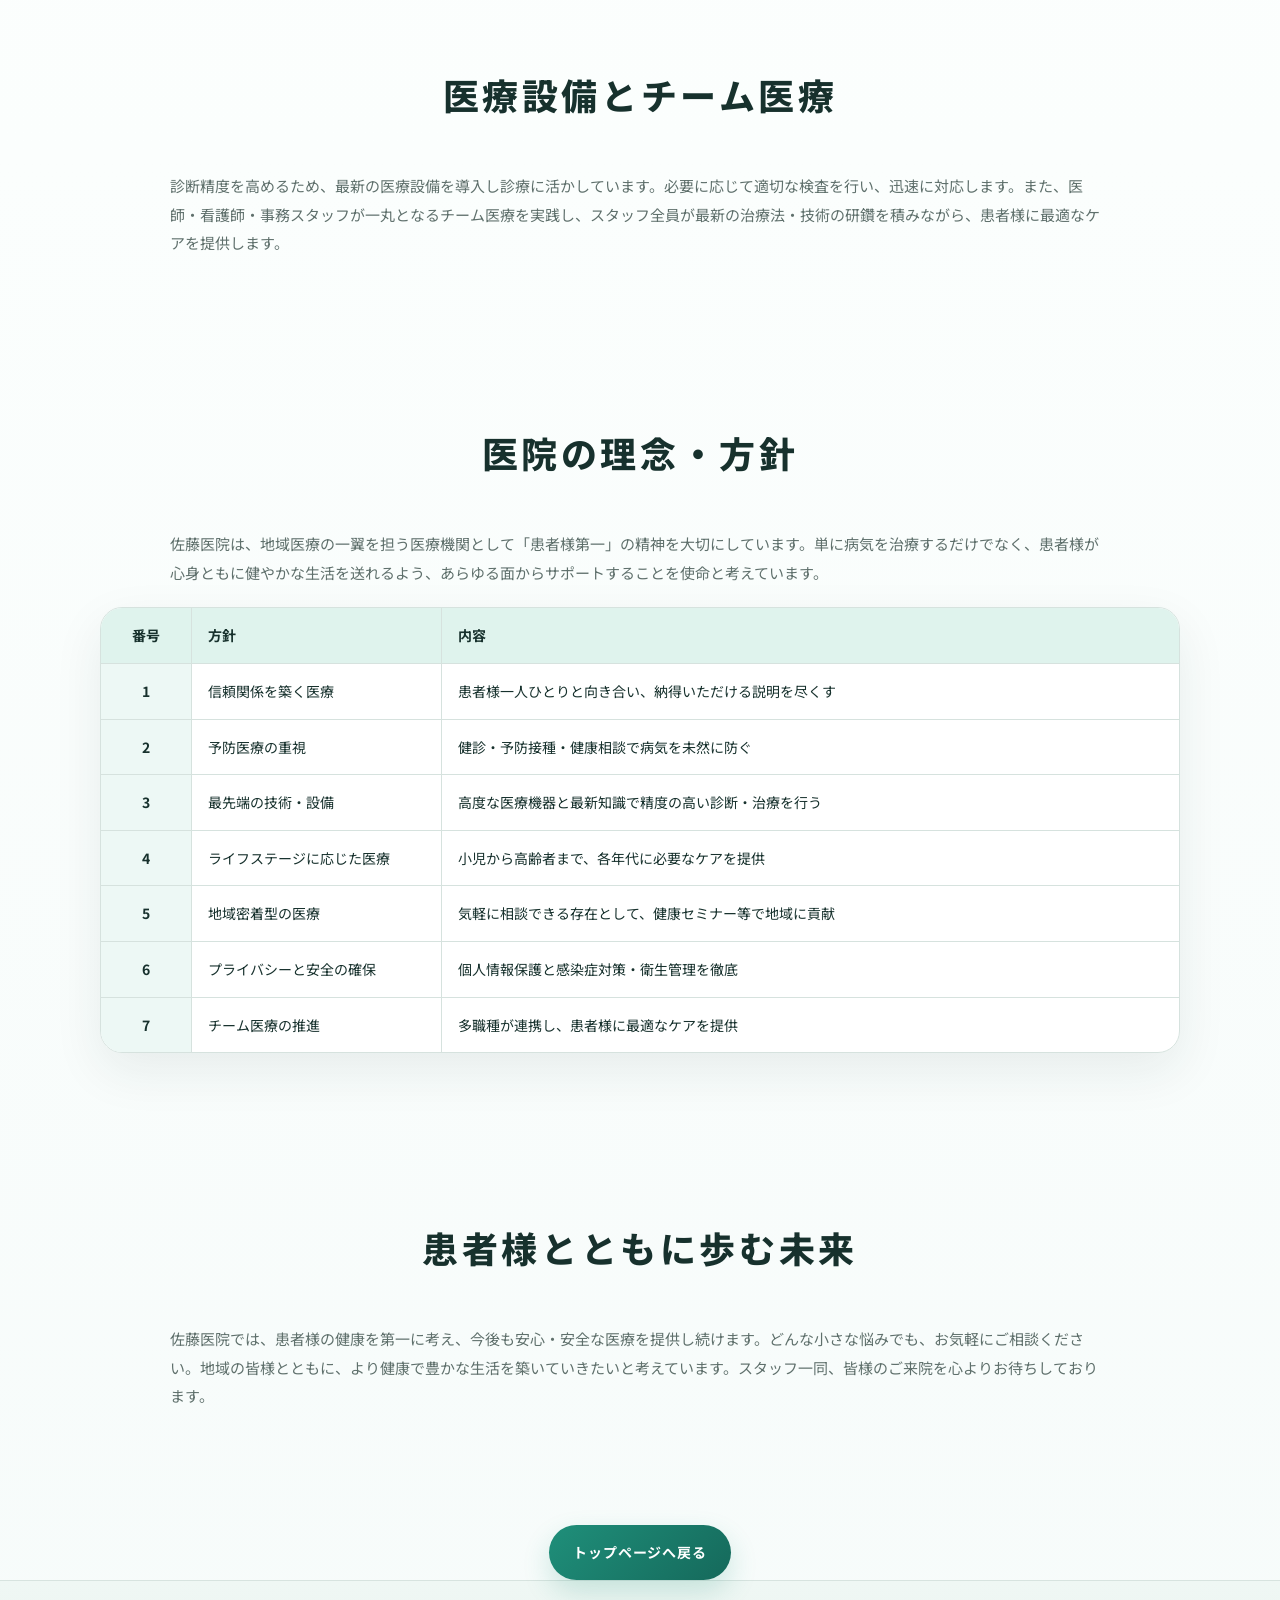
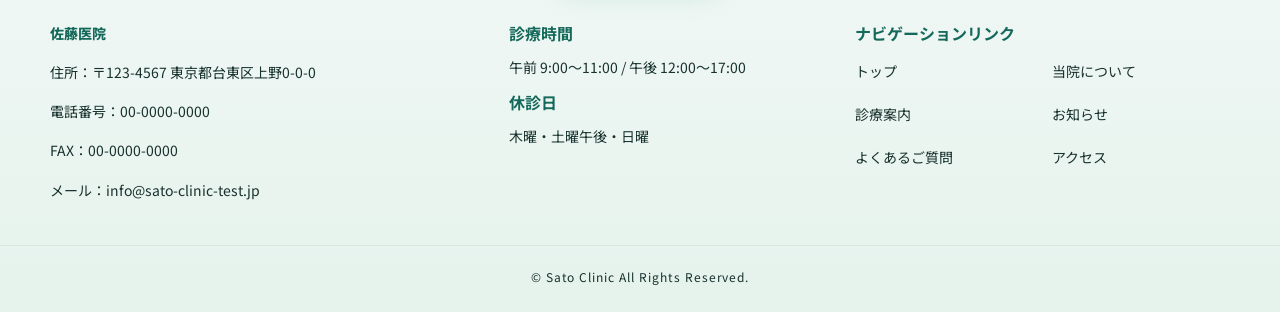
<file: about.html>
<!doctype html>
<html lang="ja">

<head>
  <meta charset="UTF-8">
  <meta name="viewport" content="width=device-width, initial-scale=1.0">
  <title>当院について｜佐藤医院</title>
  <meta name="description" content="佐藤医院の当院についてのご案内です。">
  <link rel="preconnect" href="https://fonts.googleapis.com">
  <link rel="preconnect" href="https://fonts.gstatic.com" crossorigin>
  <link href="https://fonts.googleapis.com/css2?family=Noto+Sans+JP:wght@400;500;700;800&display=swap" rel="stylesheet">
  <link rel="stylesheet" href="./css/style.css">
</head>

<body id="top" class="about-page">
  <header class="site-header">
    <div class="header-inner">
      <a class="brand" href="./index.html" aria-label="佐藤内科クリニック トップへ">
        <img src="./assets/Logo/logo.png" alt="佐藤内科クリニック">
      </a>
      <button class="menu-toggle" type="button" aria-label="メニューを開く" aria-controls="global-nav" aria-expanded="false">
        <span></span>
        <span></span>
        <span></span>
      </button>
      <nav id="global-nav" class="global-nav" aria-label="メインナビゲーション">
        <a href="./index.html">トップ</a>
        <a href="./news.html">お知らせ</a>
        <a href="./index.html#medical">診療案内</a>
        <a href="./about.html" aria-current="page">当院について</a>
        <a href="./index.html#staff">スタッフ紹介</a>
        <a href="./index.html#access">アクセス</a>
      </nav>
    </div>
  </header>

  <main>
    <section class="section about-section reveal-section" aria-labelledby="about-title">
      <div class="wrap medium">
        <h1 id="about-title" class="section-title">当院について</h1>
        <p class="about-text">佐藤医院は、地域の皆様の健康を守り、より良い生活をサポートすることを使命としています。創立以来、私たちは「患者様一人ひとりに寄り添った診療」を大切にし、地域密着型の医療を提供してまいりました。今後も、皆様の健康維持と病気予防に貢献するため、より良い医療サービスを提供し続けることをお約束いたします。</p>
      </div>
    </section>

    <section class="section about-section reveal-section" aria-labelledby="policy-title">
      <div class="wrap medium">
        <h2 id="policy-title" class="section-title">診療方針</h2>
        <p class="about-text">当院の診療方針は、「患者様の声に耳を傾け、共に歩む医療」です。内科を中心にさまざまな疾患へ対応し、症状を的確に診断して最適な治療を提供します。患者様との信頼関係を大切に、わかりやすく丁寧な説明を行い、納得いただける治療方針を一緒に考えます。病気の治療だけでなく、生活習慣の改善や予防についてもアドバイスし、患者様の健康管理を全力でサポートします。治療方法やお薬について不安があれば、遠慮なくお尋ねください。</p>
      </div>
    </section>

    <section class="section about-section reveal-section" aria-labelledby="community-title">
      <div class="wrap medium">
        <h2 id="community-title" class="section-title">地域に根ざした医療</h2>
        <p class="about-text">佐藤医院は、地域の皆様の健康を守るために、長年にわたり地域医療を支えてきました。定期的な健康診断や健康相談も実施し、地域住民の皆様が健康な生活を送れるようサポートしています。病気の治療だけでなく予防の重要性も強く認識し、定期的な健診を通じた早期発見・早期治療に努めています。</p>
      </div>
    </section>

    <section class="section about-section reveal-section" aria-labelledby="family-title">
      <div class="wrap medium">
        <h2 id="family-title" class="section-title">ご家族全員をサポート</h2>
        <p class="about-text">当院では、子どもから高齢者まですべての年代の患者様に対応し、各世代に必要な医療サービスを提供しています。予防医療や健康相談を通じて、ご家族全員のより良い生活習慣の定着を目指します。</p>
        <ul class="about-list">
          <li>小児科的対応：子どもの成長や発育に関するアドバイス、予防接種を行っています。</li>
          <li>高齢者医療：高齢者の健康管理や介護予防、生活習慣病の管理をしっかりサポートします。</li>
        </ul>
      </div>
    </section>

    <section class="section about-section reveal-section" aria-labelledby="team-title">
      <div class="wrap medium">
        <h2 id="team-title" class="section-title">医療設備とチーム医療</h2>
        <p class="about-text">診断精度を高めるため、最新の医療設備を導入し診療に活かしています。必要に応じて適切な検査を行い、迅速に対応します。また、医師・看護師・事務スタッフが一丸となるチーム医療を実践し、スタッフ全員が最新の治療法・技術の研鑽を積みながら、患者様に最適なケアを提供します。</p>
      </div>
    </section>

    <section class="section about-section reveal-section" aria-labelledby="philosophy-title">
      <div class="wrap medium">
        <h2 id="philosophy-title" class="section-title">医院の理念・方針</h2>
        <p class="about-text">佐藤医院は、地域医療の一翼を担う医療機関として「患者様第一」の精神を大切にしています。単に病気を治療するだけでなく、患者様が心身ともに健やかな生活を送れるよう、あらゆる面からサポートすることを使命と考えています。</p>
        <div class="table-scroll" aria-label="医院の理念・方針一覧">
          <table class="policy-table">
            <thead>
              <tr>
                <th scope="col">番号</th>
                <th scope="col">方針</th>
                <th scope="col">内容</th>
              </tr>
            </thead>
            <tbody>
              <tr>
                <th scope="row">1</th>
                <td>信頼関係を築く医療</td>
                <td>患者様一人ひとりと向き合い、納得いただける説明を尽くす</td>
              </tr>
              <tr>
                <th scope="row">2</th>
                <td>予防医療の重視</td>
                <td>健診・予防接種・健康相談で病気を未然に防ぐ</td>
              </tr>
              <tr>
                <th scope="row">3</th>
                <td>最先端の技術・設備</td>
                <td>高度な医療機器と最新知識で精度の高い診断・治療を行う</td>
              </tr>
              <tr>
                <th scope="row">4</th>
                <td>ライフステージに応じた医療</td>
                <td>小児から高齢者まで、各年代に必要なケアを提供</td>
              </tr>
              <tr>
                <th scope="row">5</th>
                <td>地域密着型の医療</td>
                <td>気軽に相談できる存在として、健康セミナー等で地域に貢献</td>
              </tr>
              <tr>
                <th scope="row">6</th>
                <td>プライバシーと安全の確保</td>
                <td>個人情報保護と感染症対策・衛生管理を徹底</td>
              </tr>
              <tr>
                <th scope="row">7</th>
                <td>チーム医療の推進</td>
                <td>多職種が連携し、患者様に最適なケアを提供</td>
              </tr>
            </tbody>
          </table>
        </div>
      </div>
    </section>

    <section class="section about-section reveal-section" aria-labelledby="future-title">
      <div class="wrap medium">
        <h2 id="future-title" class="section-title">患者様とともに歩む未来</h2>
        <p class="about-text">佐藤医院では、患者様の健康を第一に考え、今後も安心・安全な医療を提供し続けます。どんな小さな悩みでも、お気軽にご相談ください。地域の皆様とともに、より健康で豊かな生活を築いていきたいと考えています。スタッフ一同、皆様のご来院を心よりお待ちしております。</p>
      </div>
    </section>
    <div class="button-row"><a href="./index.html" class="button">トップページへ戻る</a></div>
  </main>

  <footer class="site-footer">
    <div class="wrap footer-inner">
      <div class="footer-brand">
        <p class="footer-name">佐藤医院</p>
        <p>住所：〒123-4567 東京都台東区上野0-0-0</p>
        <p>電話番号：00-0000-0000</p>
        <p>FAX：00-0000-0000</p>
        <p>メール：<a href="mailto:info@sato-clinic-test.jp">info@sato-clinic-test.jp</a></p>
      </div>
      <div class="footer-hours" aria-label="診療時間と休診日">
        <h2>診療時間</h2>
        <p>午前 9:00〜11:00 / 午後 12:00〜17:00</p>
        <h2>休診日</h2>
        <p>木曜・土曜午後・日曜</p>
      </div>
      <nav class="footer-nav" aria-label="フッターナビゲーション">
        <h2>ナビゲーションリンク</h2>
        <ul>
          <li><a href="./index.html">トップ</a></li>
          <li><a href="./about.html">当院について</a></li>
          <li><a href="./index.html#medical">診療案内</a></li>
          <li><a href="./news.html">お知らせ</a></li>
          <li><a href="./faq.html">よくあるご質問</a></li>
          <li><a href="./index.html#access">アクセス</a></li>
        </ul>
      </nav>
    </div>
    <div class="footer-copy">
      <small>© Sato Clinic All Rights Reserved.</small>
    </div>
  </footer>
  <script src="./js/script.js"></script>
</body>

</html>
</file>
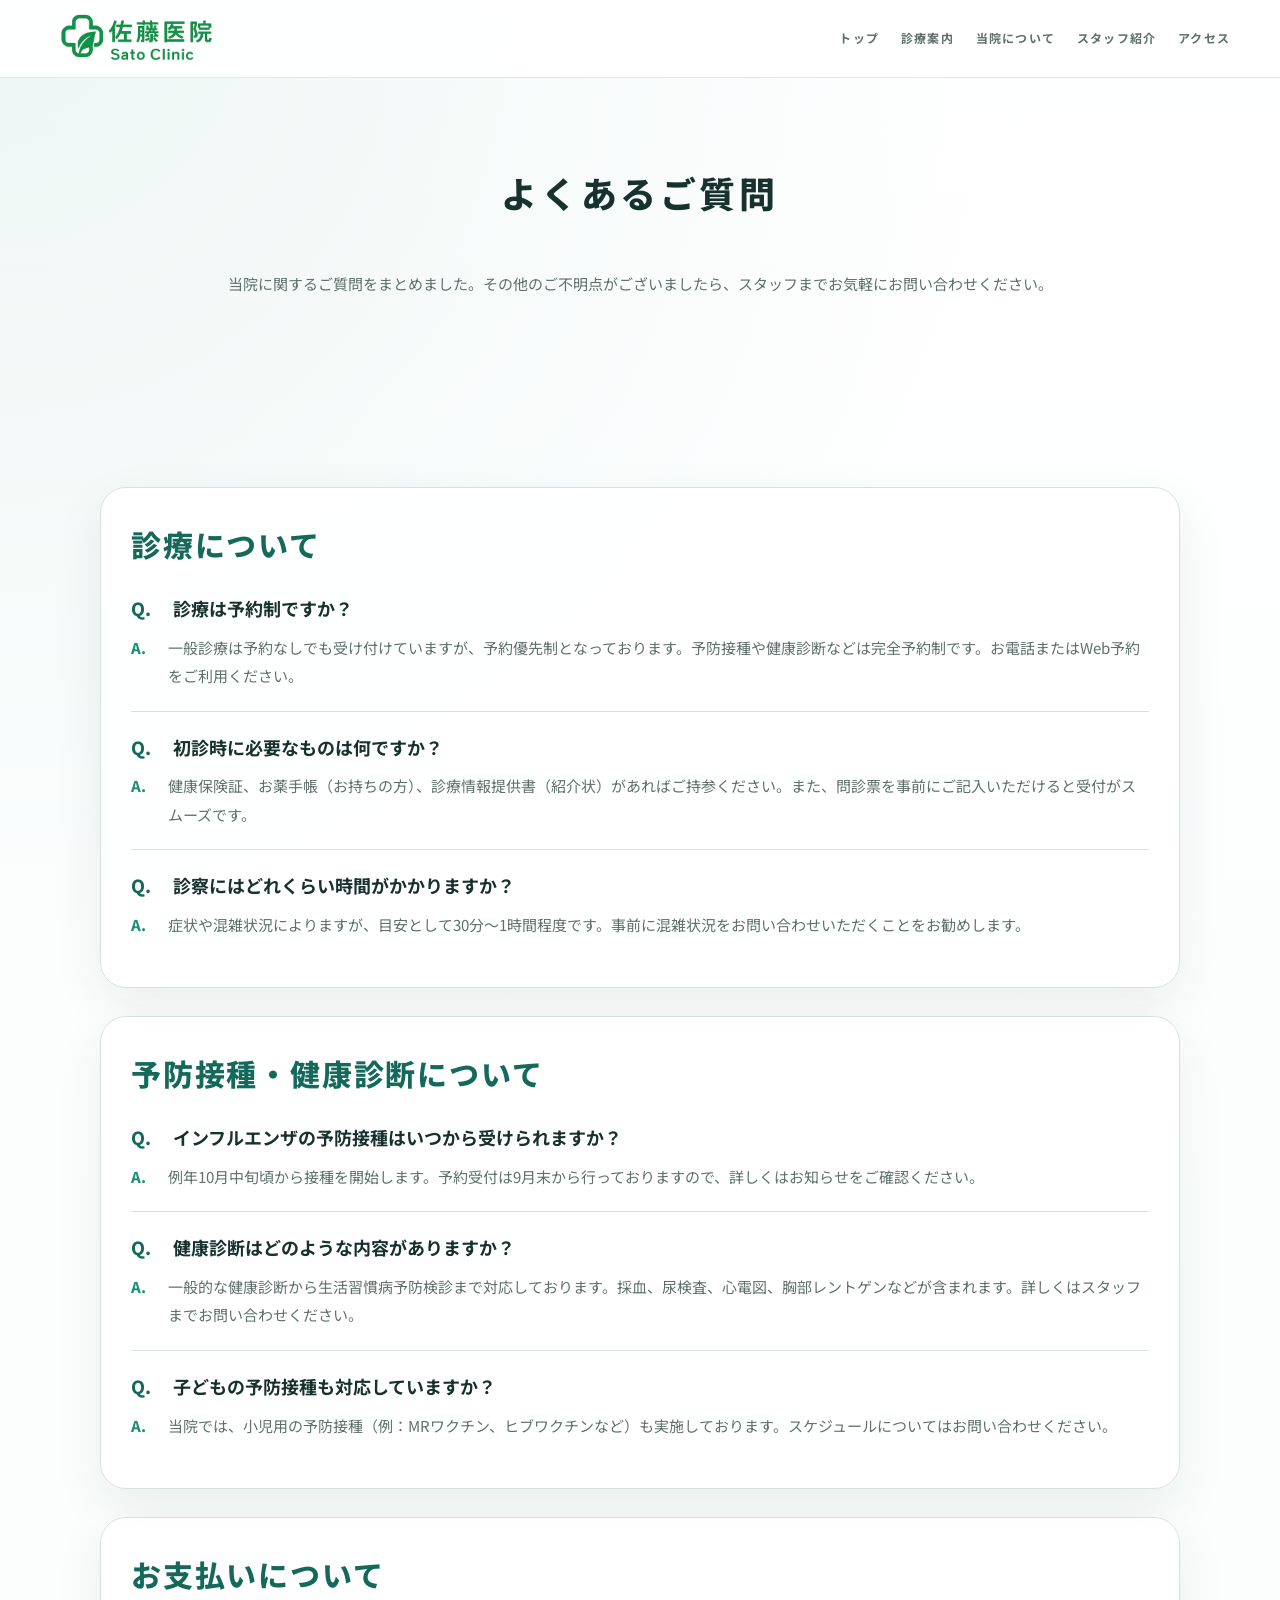
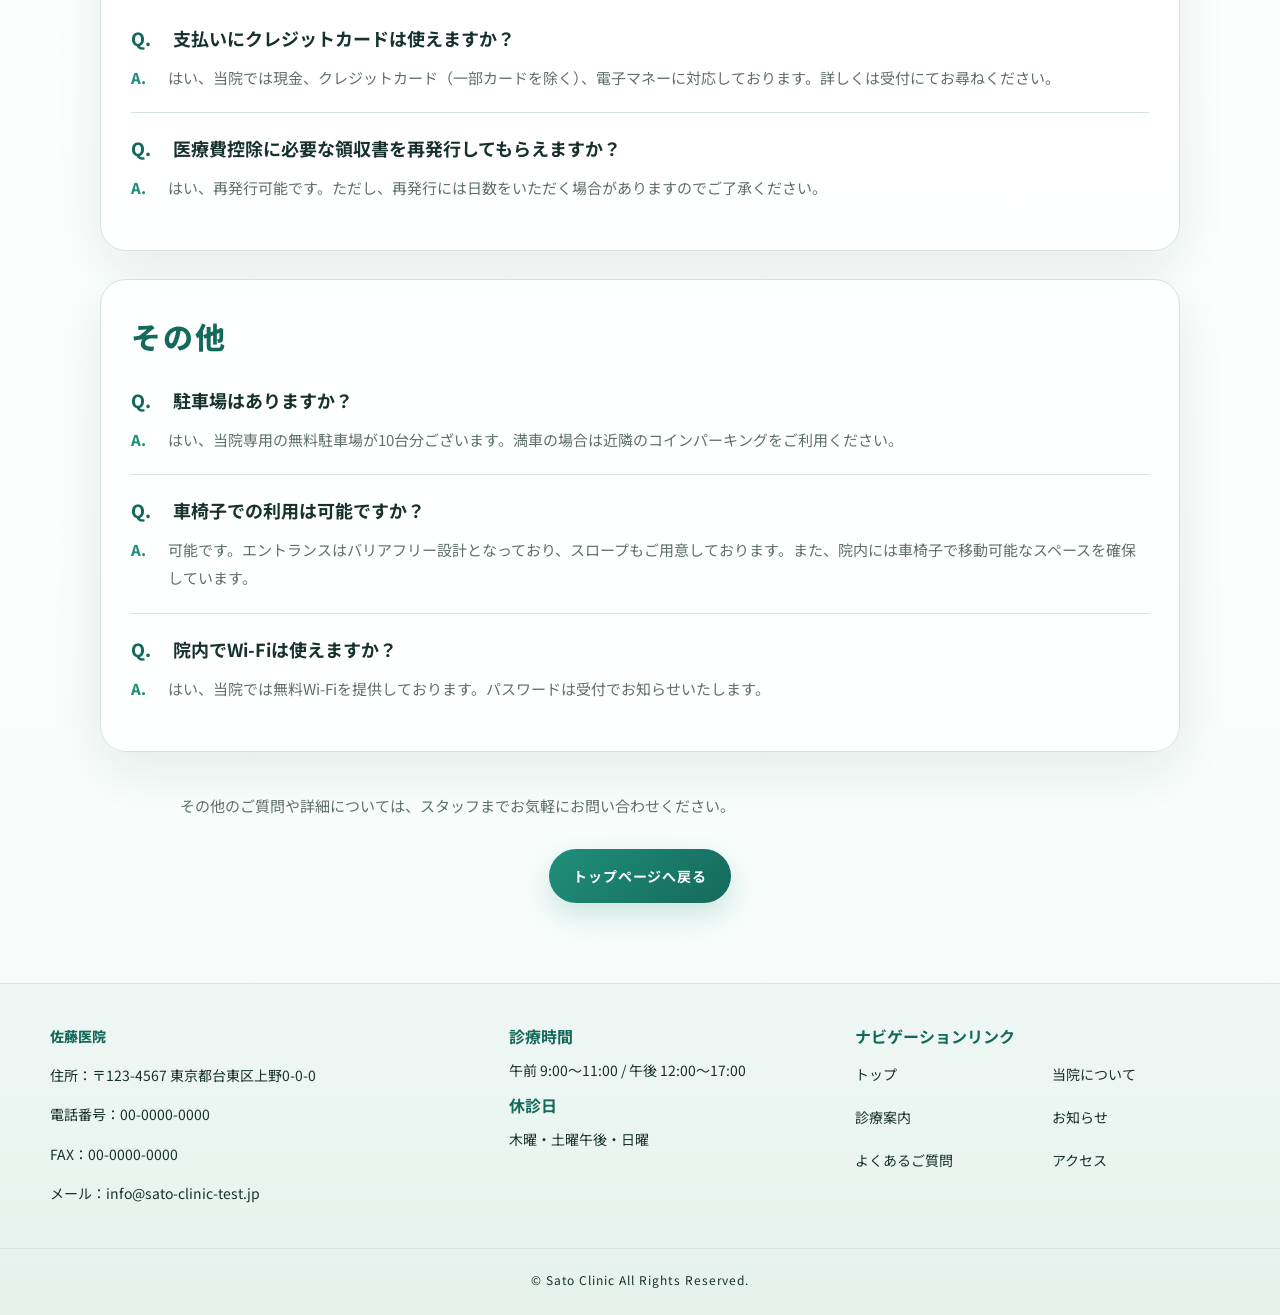
<file: faq.html>
<!doctype html>
<html lang="ja">

<head>
  <meta charset="UTF-8">
  <meta name="viewport" content="width=device-width, initial-scale=1.0">
  <title>よくあるご質問｜佐藤医院</title>
  <meta name="description" content="佐藤医院のよくあるご質問ページです。診療、予防接種、健康診断、お支払い方法などの質問と回答を掲載しています。">
  <link rel="preconnect" href="https://fonts.googleapis.com">
  <link rel="preconnect" href="https://fonts.gstatic.com" crossorigin>
  <link href="https://fonts.googleapis.com/css2?family=Noto+Sans+JP:wght@400;500;700;800&display=swap" rel="stylesheet">
  <link rel="stylesheet" href="./css/style.css">
</head>

<body class="faq-page">
  <header class="site-header">
    <div class="header-inner">
      <a class="brand" href="./index.html" aria-label="佐藤内科クリニック トップへ">
        <img src="./assets/Logo/logo.png" alt="佐藤内科クリニック">
      </a>
      <button class="menu-toggle" type="button" aria-expanded="false" aria-label="メニューを開く">
        <span></span>
        <span></span>
        <span></span>
      </button>
      <nav class="global-nav" aria-label="メインナビゲーション">
        <a href="./index.html">トップ</a>
        <a href="./index.html#medical">診療案内</a>
        <a href="./index.html#about">当院について</a>
        <a href="./index.html#staff">スタッフ紹介</a>
        <a href="./index.html#access">アクセス</a>
      </nav>
    </div>
  </header>

  <main id="top">
    <section class="section reveal-section" aria-label="よくあるご質問の概要">
      <div class="wrap medium">
        <h1 class="section-title">よくあるご質問</h1>
        <p class="faq-page-lead">
          当院に関するご質問をまとめました。その他のご不明点がございましたら、スタッフまでお気軽にお問い合わせください。
        </p>
      </div>
    </section>

    <section class="section reveal-section" aria-label="FAQ一覧">
      <div class="wrap medium">
        <section class="faq-category" aria-labelledby="faq-medical-title">
          <h2 id="faq-medical-title">診療について</h2>

          <div class="faq-item">
            <h3 class="faq-question">
              <span class="faq-mark">Q.</span>
              診療は予約制ですか？
            </h3>
            <p class="faq-answer">
              <span class="faq-mark">A.</span>
              一般診療は予約なしでも受け付けていますが、予約優先制となっております。予防接種や健康診断などは完全予約制です。お電話またはWeb予約をご利用ください。
            </p>
          </div>

          <div class="faq-item">
            <h3 class="faq-question">
              <span class="faq-mark">Q.</span>
              初診時に必要なものは何ですか？
            </h3>
            <p class="faq-answer">
              <span class="faq-mark">A.</span>
              健康保険証、お薬手帳（お持ちの方）、診療情報提供書（紹介状）があればご持参ください。また、問診票を事前にご記入いただけると受付がスムーズです。
            </p>
          </div>

          <div class="faq-item">
            <h3 class="faq-question">
              <span class="faq-mark">Q.</span>
              診察にはどれくらい時間がかかりますか？
            </h3>
            <p class="faq-answer">
              <span class="faq-mark">A.</span>
              症状や混雑状況によりますが、目安として30分〜1時間程度です。事前に混雑状況をお問い合わせいただくことをお勧めします。
            </p>
          </div>
        </section>

        <section class="faq-category" aria-labelledby="faq-vaccine-title">
          <h2 id="faq-vaccine-title">予防接種・健康診断について</h2>

          <div class="faq-item">
            <h3 class="faq-question">
              <span class="faq-mark">Q.</span>
              インフルエンザの予防接種はいつから受けられますか？
            </h3>
            <p class="faq-answer">
              <span class="faq-mark">A.</span>
              例年10月中旬頃から接種を開始します。予約受付は9月末から行っておりますので、詳しくはお知らせをご確認ください。
            </p>
          </div>

          <div class="faq-item">
            <h3 class="faq-question">
              <span class="faq-mark">Q.</span>
              健康診断はどのような内容がありますか？
            </h3>
            <p class="faq-answer">
              <span class="faq-mark">A.</span>
              一般的な健康診断から生活習慣病予防検診まで対応しております。採血、尿検査、心電図、胸部レントゲンなどが含まれます。詳しくはスタッフまでお問い合わせください。
            </p>
          </div>

          <div class="faq-item">
            <h3 class="faq-question">
              <span class="faq-mark">Q.</span>
              子どもの予防接種も対応していますか？
            </h3>
            <p class="faq-answer">
              <span class="faq-mark">A.</span>
              当院では、小児用の予防接種（例：MRワクチン、ヒブワクチンなど）も実施しております。スケジュールについてはお問い合わせください。
            </p>
          </div>
        </section>

        <section class="faq-category" aria-labelledby="faq-payment-title">
          <h2 id="faq-payment-title">お支払いについて</h2>

          <div class="faq-item">
            <h3 class="faq-question">
              <span class="faq-mark">Q.</span>
              支払いにクレジットカードは使えますか？
            </h3>
            <p class="faq-answer">
              <span class="faq-mark">A.</span>
              はい、当院では現金、クレジットカード（一部カードを除く）、電子マネーに対応しております。詳しくは受付にてお尋ねください。
            </p>
          </div>

          <div class="faq-item">
            <h3 class="faq-question">
              <span class="faq-mark">Q.</span>
              医療費控除に必要な領収書を再発行してもらえますか？
            </h3>
            <p class="faq-answer">
              <span class="faq-mark">A.</span>
              はい、再発行可能です。ただし、再発行には日数をいただく場合がありますのでご了承ください。
            </p>
          </div>
        </section>

        <section class="faq-category" aria-labelledby="faq-other-title">
          <h2 id="faq-other-title">その他</h2>

          <div class="faq-item">
            <h3 class="faq-question">
              <span class="faq-mark">Q.</span>
              駐車場はありますか？
            </h3>
            <p class="faq-answer">
              <span class="faq-mark">A.</span>
              はい、当院専用の無料駐車場が10台分ございます。満車の場合は近隣のコインパーキングをご利用ください。
            </p>
          </div>

          <div class="faq-item">
            <h3 class="faq-question">
              <span class="faq-mark">Q.</span>
              車椅子での利用は可能ですか？
            </h3>
            <p class="faq-answer">
              <span class="faq-mark">A.</span>
              可能です。エントランスはバリアフリー設計となっており、スロープもご用意しております。また、院内には車椅子で移動可能なスペースを確保しています。
            </p>
          </div>

          <div class="faq-item">
            <h3 class="faq-question">
              <span class="faq-mark">Q.</span>
              院内でWi-Fiは使えますか？
            </h3>
            <p class="faq-answer">
              <span class="faq-mark">A.</span>
              はい、当院では無料Wi-Fiを提供しております。パスワードは受付でお知らせいたします。
            </p>
          </div>
        </section>

        <p class="faq-closing">
          その他のご質問や詳細については、スタッフまでお気軽にお問い合わせください。
        </p>

        <div class="button-row">
          <a href="./index.html" class="button">トップページへ戻る</a>
        </div>
      </div>
    </section>
  </main>

  <footer class="site-footer">
    <div class="wrap footer-inner">
      <div class="footer-brand">
        <p class="footer-name">佐藤医院</p>
        <p>住所：〒123-4567 東京都台東区上野0-0-0</p>
        <p>電話番号：00-0000-0000</p>
        <p>FAX：00-0000-0000</p>
        <p>メール：<a href="mailto:info@sato-clinic-test.jp">info@sato-clinic-test.jp</a></p>
      </div>
      <div class="footer-hours" aria-label="診療時間と休診日">
        <h2>診療時間</h2>
        <p>午前 9:00〜11:00 / 午後 12:00〜17:00</p>
        <h2>休診日</h2>
        <p>木曜・土曜午後・日曜</p>
      </div>
      <nav class="footer-nav" aria-label="フッターナビゲーション">
        <h2>ナビゲーションリンク</h2>
        <ul>
          <li><a href="./index.html">トップ</a></li>
          <li><a href="./about.html">当院について</a></li>
          <li><a href="./index.html#medical">診療案内</a></li>
          <li><a href="./news.html">お知らせ</a></li>
          <li><a href="./faq.html">よくあるご質問</a></li>
          <li><a href="./index.html#access">アクセス</a></li>
        </ul>
      </nav>
    </div>
    <div class="footer-copy">
      <small>© Sato Clinic All Rights Reserved.</small>
    </div>
  </footer>
  <script src="./js/script.js"></script>
</body>

</html>
</file>
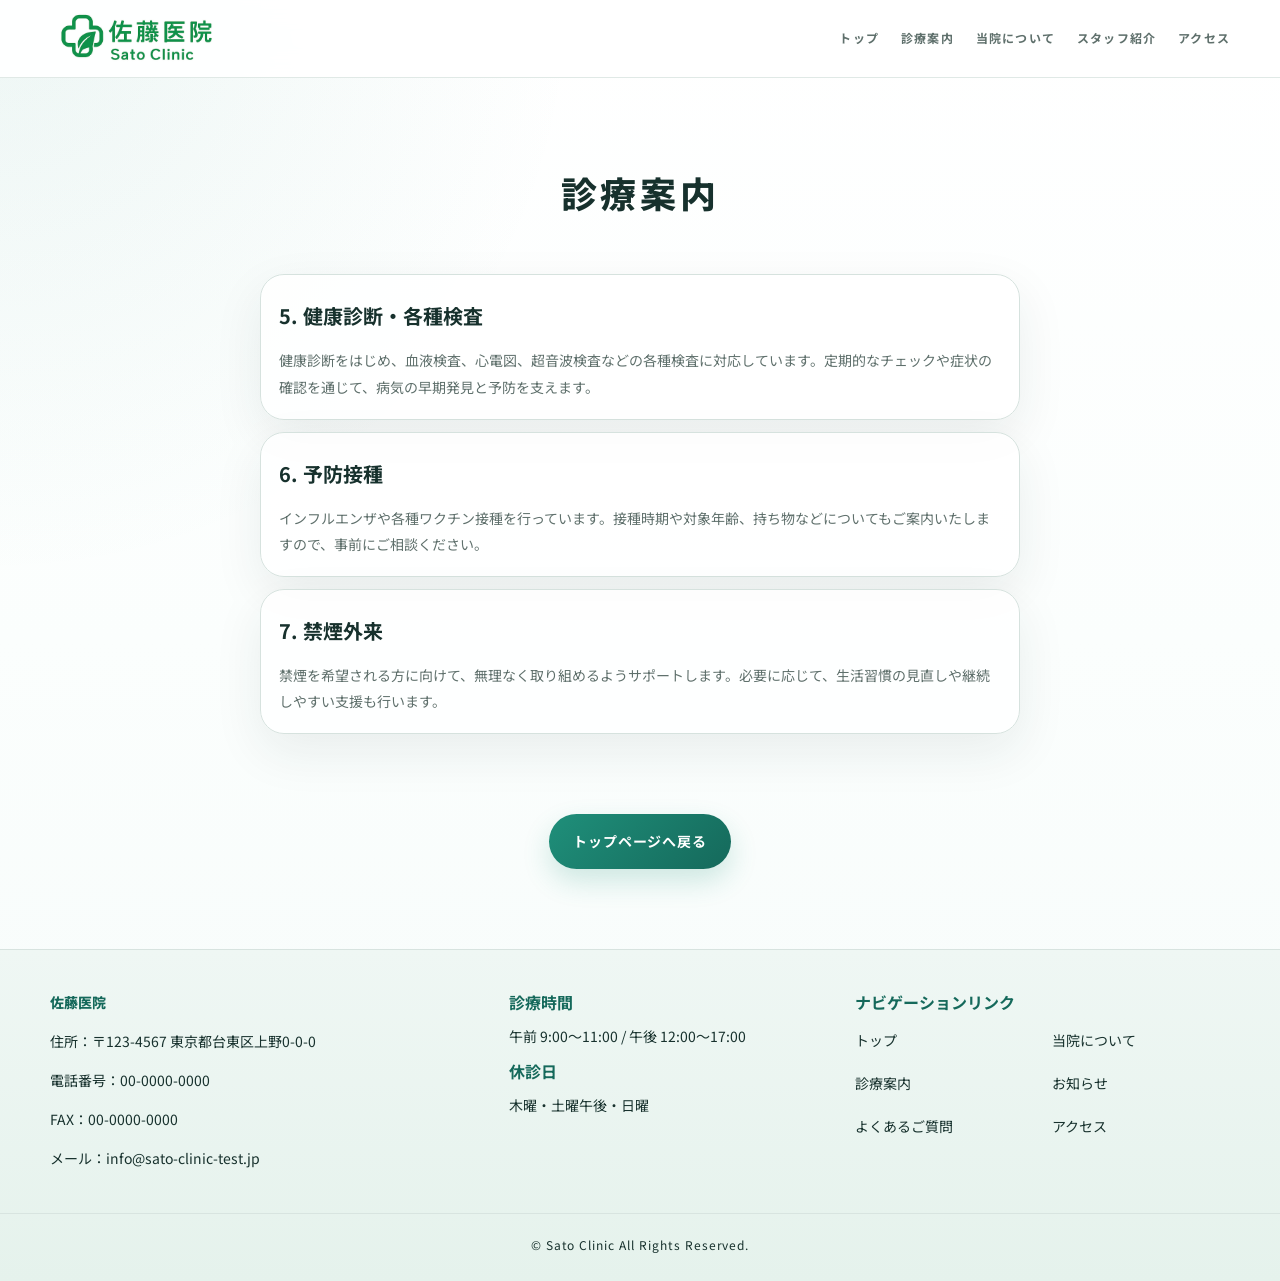
<file: medical.html>
<!doctype html>
<html lang="ja">

<head>
  <meta charset="UTF-8">
  <meta name="viewport" content="width=device-width, initial-scale=1.0">
  <title>診療案内 | 佐藤医院</title>
  <meta name="description" content="佐藤医院の診療案内ページです。健康診断・各種検査、予防接種、禁煙外来をご案内します。">
  <link rel="preconnect" href="https://fonts.googleapis.com">
  <link rel="preconnect" href="https://fonts.gstatic.com" crossorigin>
  <link href="https://fonts.googleapis.com/css2?family=Noto+Sans+JP:wght@400;500;700;800&display=swap" rel="stylesheet">
  <link rel="stylesheet" href="./css/style.css">
</head>

<body>
  <header class="site-header">
    <div class="header-inner">
      <a class="brand" href="./index.html" aria-label="佐藤内科クリニック トップへ">
        <img src="./assets/Logo/logo.png" alt="佐藤内科クリニック">
      </a>
      <button class="menu-toggle" type="button" aria-label="メニューを開く" aria-controls="global-nav" aria-expanded="false">
        <span></span>
        <span></span>
        <span></span>
      </button>
      <nav id="global-nav" class="global-nav" aria-label="メインナビゲーション">
        <a href="./index.html">トップ</a>
        <a href="./index.html#medical">診療案内</a>
        <a href="./index.html#about">当院について</a>
        <a href="./index.html#staff">スタッフ紹介</a>
        <a href="./index.html#access">アクセス</a>
      </nav>
    </div>
  </header>

  <main id="top">
    <section class="section medical-section reveal-section" aria-labelledby="medical-title">
      <div class="wrap medium">
        <h1 id="medical-title" class="section-title">診療案内</h1>
        <div class="medical-grid">
          <article class="medical-card text-only">
            <div>
              <h3>5. 健康診断・各種検査</h3>
              <p>健康診断をはじめ、血液検査、心電図、超音波検査などの各種検査に対応しています。定期的なチェックや症状の確認を通じて、病気の早期発見と予防を支えます。</p>
            </div>
          </article>
          <article class="medical-card text-only">
            <div>
              <h3>6. 予防接種</h3>
              <p>インフルエンザや各種ワクチン接種を行っています。接種時期や対象年齢、持ち物などについてもご案内いたしますので、事前にご相談ください。</p>
            </div>
          </article>
          <article class="medical-card text-only">
            <div>
              <h3>7. 禁煙外来</h3>
              <p>禁煙を希望される方に向けて、無理なく取り組めるようサポートします。必要に応じて、生活習慣の見直しや継続しやすい支援も行います。</p>
            </div>
          </article>
        </div>
        <div class="button-row">
          <a class="button" href="./index.html">トップページへ戻る</a>
        </div>
      </div>
    </section>
  </main>

  <footer class="site-footer">
    <div class="wrap footer-inner">
      <div class="footer-brand">
        <p class="footer-name">佐藤医院</p>
        <p>住所：〒123-4567 東京都台東区上野0-0-0</p>
        <p>電話番号：00-0000-0000</p>
        <p>FAX：00-0000-0000</p>
        <p>メール：<a href="mailto:info@sato-clinic-test.jp">info@sato-clinic-test.jp</a></p>
      </div>
      <div class="footer-hours" aria-label="診療時間と休診日">
        <h2>診療時間</h2>
        <p>午前 9:00〜11:00 / 午後 12:00〜17:00</p>
        <h2>休診日</h2>
        <p>木曜・土曜午後・日曜</p>
      </div>
      <nav class="footer-nav" aria-label="フッターナビゲーション">
        <h2>ナビゲーションリンク</h2>
        <ul>
          <li><a href="./index.html">トップ</a></li>
          <li><a href="./about.html">当院について</a></li>
          <li><a href="./index.html#medical">診療案内</a></li>
          <li><a href="./news.html">お知らせ</a></li>
          <li><a href="./faq.html">よくあるご質問</a></li>
          <li><a href="./index.html#access">アクセス</a></li>
        </ul>
      </nav>
    </div>
    <div class="footer-copy">
      <small>© Sato Clinic All Rights Reserved.</small>
    </div>
  </footer>
  <script src="./js/script.js"></script>
</body>

</html>
</file>
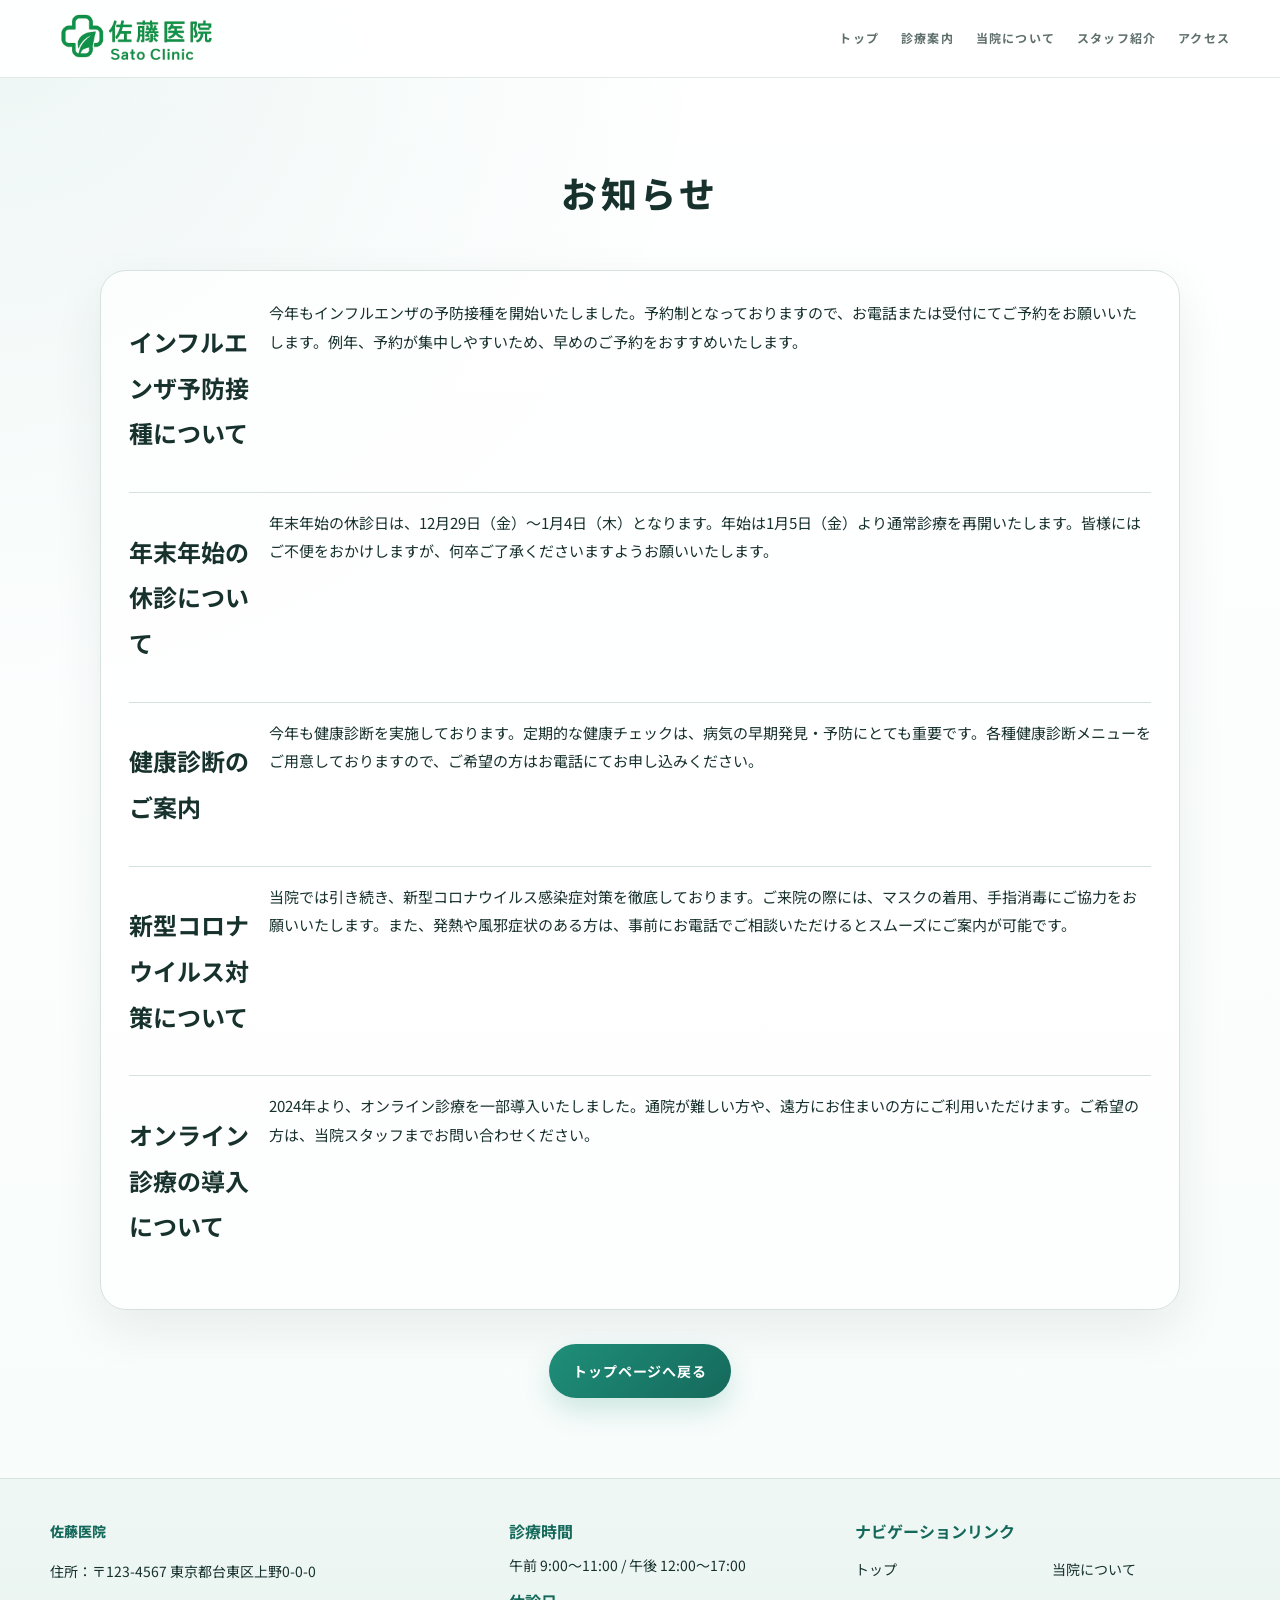
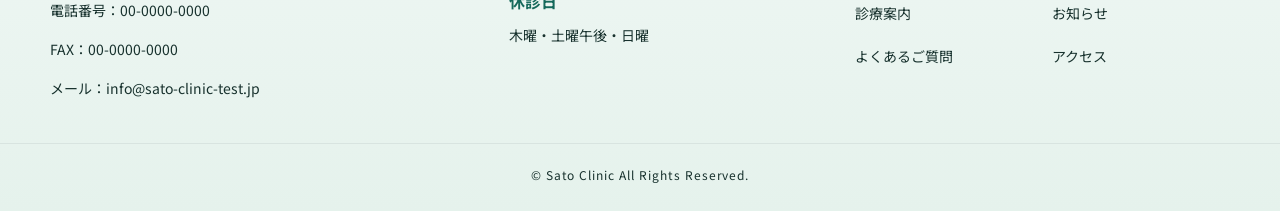
<file: news.html>
﻿<!doctype html>
<html lang="ja">

<head>
  <meta charset="UTF-8">
  <meta name="viewport" content="width=device-width, initial-scale=1.0">
  <title>お知らせ</title>
  <meta name="description" content="佐藤医院のお知らせ一覧です。">
  <link rel="preconnect" href="https://fonts.googleapis.com">
  <link rel="preconnect" href="https://fonts.gstatic.com" crossorigin>
  <link href="https://fonts.googleapis.com/css2?family=Noto+Sans+JP:wght@400;500;700;800&display=swap" rel="stylesheet">
  <link rel="stylesheet" href="./css/style.css">
</head>

  <body>
  <header class="site-header">
    <div class="header-inner">
      <a class="brand" href="./index.html" aria-label="佐藤内科クリニック トップへ">
        <img src="./assets/Logo/logo.png" alt="佐藤内科クリニック">
      </a>
      <button class="menu-toggle" type="button" aria-label="メニューを開く" aria-controls="global-nav" aria-expanded="false">
        <span></span>
        <span></span>
        <span></span>
      </button>
      <nav id="global-nav" class="global-nav" aria-label="メインナビゲーション">
        <a href="./index.html">トップ</a>
        <a href="./index.html#medical">診療案内</a>
        <a href="./index.html#about">当院について</a>
        <a href="./index.html#staff">スタッフ紹介</a>
        <a href="./index.html#access">アクセス</a>
      </nav>
    </div>
  </header>

  <main id="top">
    <section class="section news-section" aria-labelledby="news-title">
      <div class="wrap medium">
        <h1 id="news-title" class="section-title">お知らせ</h1>
        <div class="news-list">
          <article id="influenza" class="news-article">
            <h2>インフルエンザ予防接種について</h2>
            <p>今年もインフルエンザの予防接種を開始いたしました。予約制となっておりますので、お電話または受付にてご予約をお願いいたします。例年、予約が集中しやすいため、早めのご予約をおすすめいたします。</p>
          </article>
          <article id="year-end" class="news-article">
            <h2>年末年始の休診について</h2>
            <p>年末年始の休診日は、12月29日（金）〜1月4日（木）となります。年始は1月5日（金）より通常診療を再開いたします。皆様にはご不便をおかけしますが、何卒ご了承くださいますようお願いいたします。</p>
          </article>
          <article id="health-check" class="news-article">
            <h2>健康診断のご案内</h2>
            <p>今年も健康診断を実施しております。定期的な健康チェックは、病気の早期発見・予防にとても重要です。各種健康診断メニューをご用意しておりますので、ご希望の方はお電話にてお申し込みください。</p>
          </article>
          <article id="covid-19" class="news-article">
            <h2>新型コロナウイルス対策について</h2>
            <p>当院では引き続き、新型コロナウイルス感染症対策を徹底しております。ご来院の際には、マスクの着用、手指消毒にご協力をお願いいたします。また、発熱や風邪症状のある方は、事前にお電話でご相談いただけるとスムーズにご案内が可能です。</p>
          </article>
          <article id="online-medical" class="news-article">
            <h2>オンライン診療の導入について</h2>
            <p>2024年より、オンライン診療を一部導入いたしました。通院が難しい方や、遠方にお住まいの方にご利用いただけます。ご希望の方は、当院スタッフまでお問い合わせください。</p>
          </article>
        </div>
        <div class="button-row">
          <a class="button" href="./index.html">トップページへ戻る</a>
        </div>
      </div>
    </section>
  </main>

  <footer class="site-footer">
    <div class="wrap footer-inner">
      <div class="footer-brand">
        <p class="footer-name">佐藤医院</p>
        <p>住所：〒123-4567 東京都台東区上野0-0-0</p>
        <p>電話番号：00-0000-0000</p>
        <p>FAX：00-0000-0000</p>
        <p>メール：<a href="mailto:info@sato-clinic-test.jp">info@sato-clinic-test.jp</a></p>
      </div>
      <div class="footer-hours" aria-label="診療時間と休診日">
        <h2>診療時間</h2>
        <p>午前 9:00〜11:00 / 午後 12:00〜17:00</p>
        <h2>休診日</h2>
        <p>木曜・土曜午後・日曜</p>
      </div>
      <nav class="footer-nav" aria-label="フッターナビゲーション">
        <h2>ナビゲーションリンク</h2>
        <ul>
          <li><a href="./index.html">トップ</a></li>
          <li><a href="./about.html">当院について</a></li>
          <li><a href="./index.html#medical">診療案内</a></li>
          <li><a href="./news.html">お知らせ</a></li>
          <li><a href="./faq.html">よくあるご質問</a></li>
          <li><a href="./index.html#access">アクセス</a></li>
        </ul>
      </nav>
    </div>
    <div class="footer-copy">
      <small>© Sato Clinic All Rights Reserved.</small>
    </div>
  </footer>
  <script src="./js/script.js"></script>
</body>

</html>
</file>
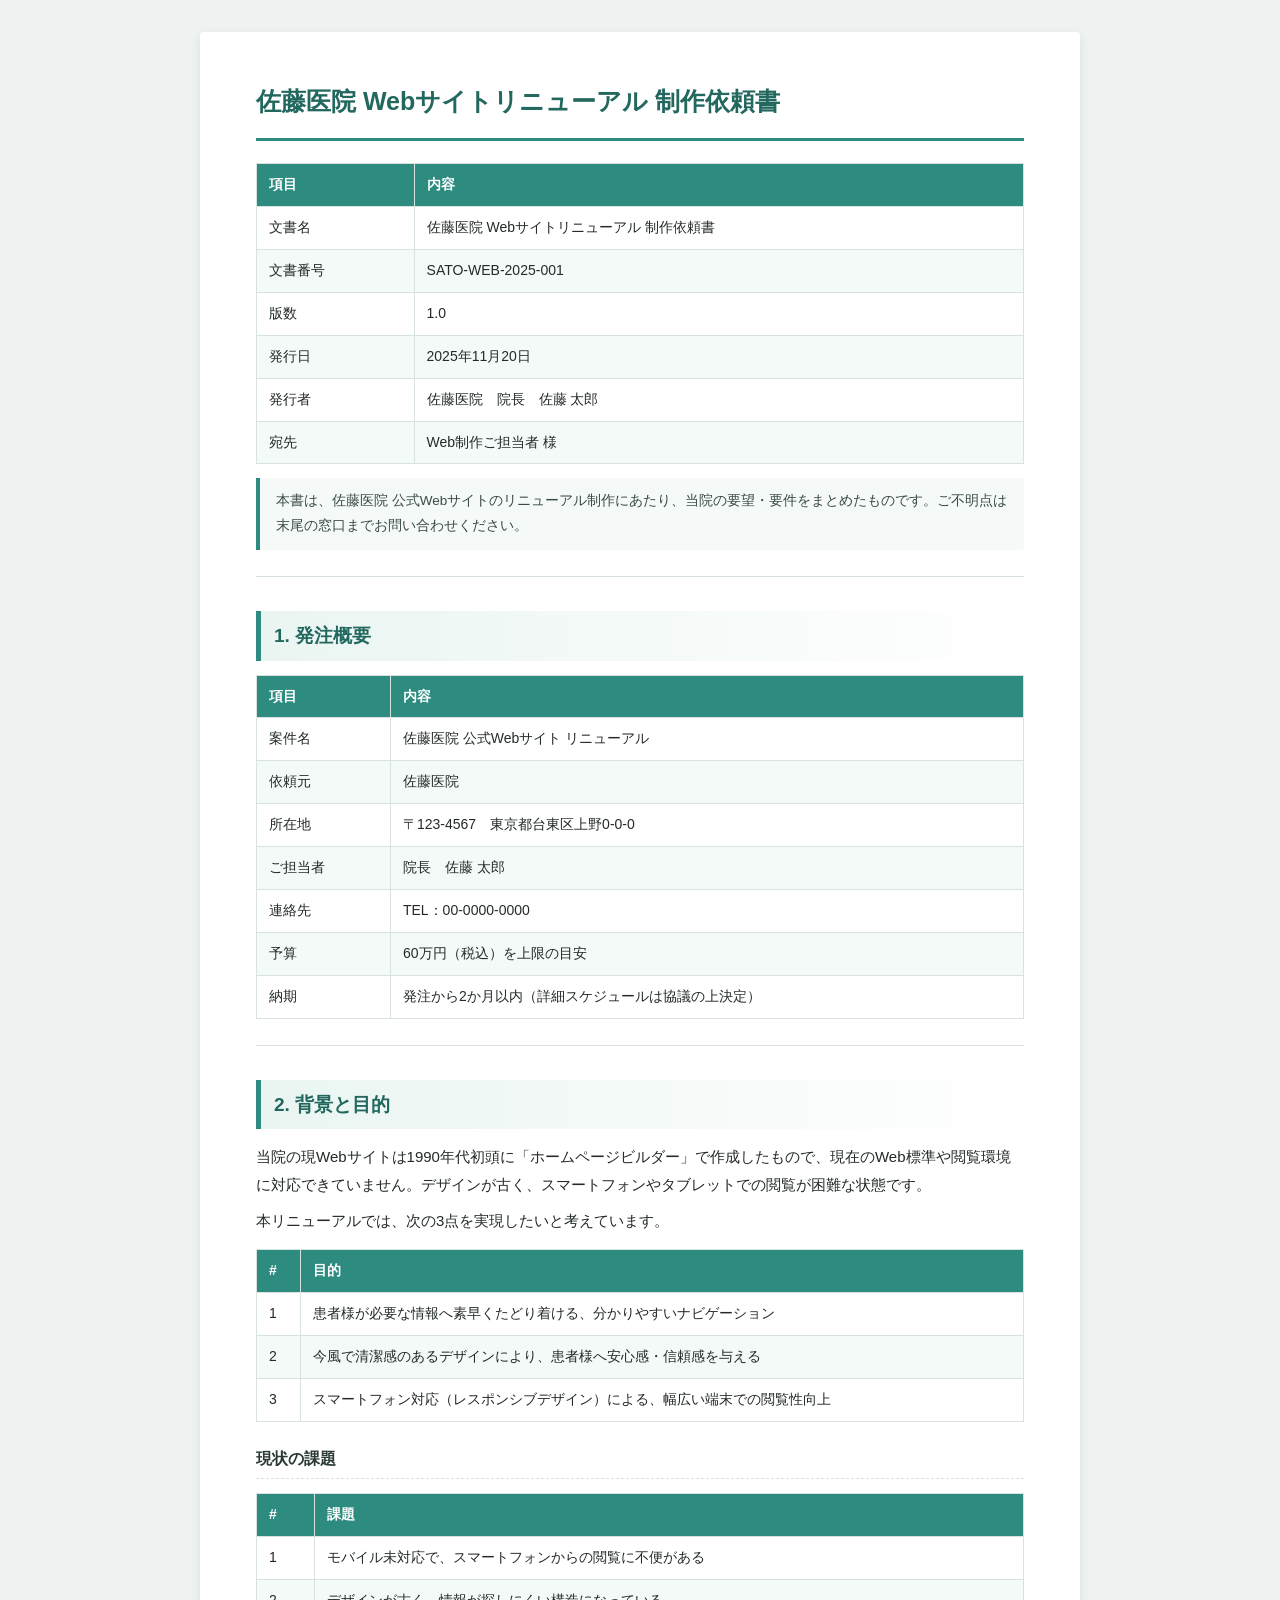
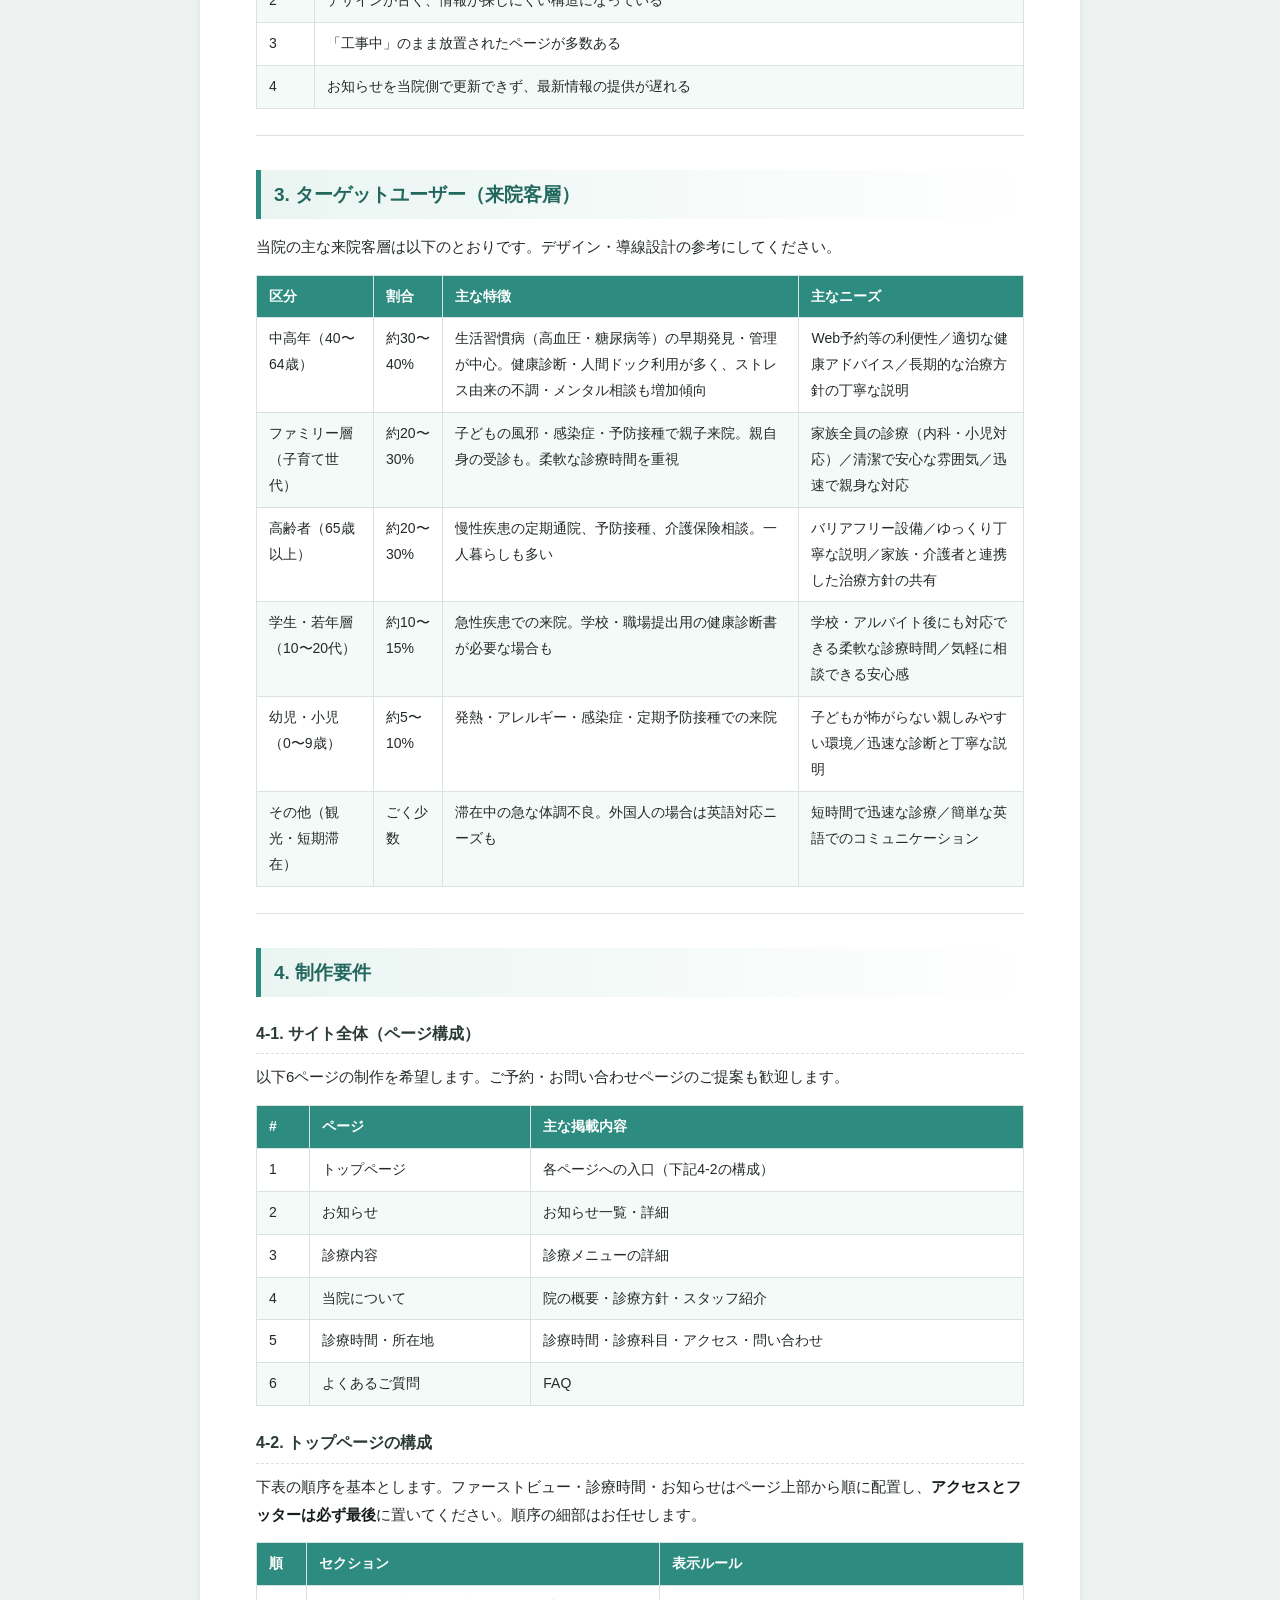
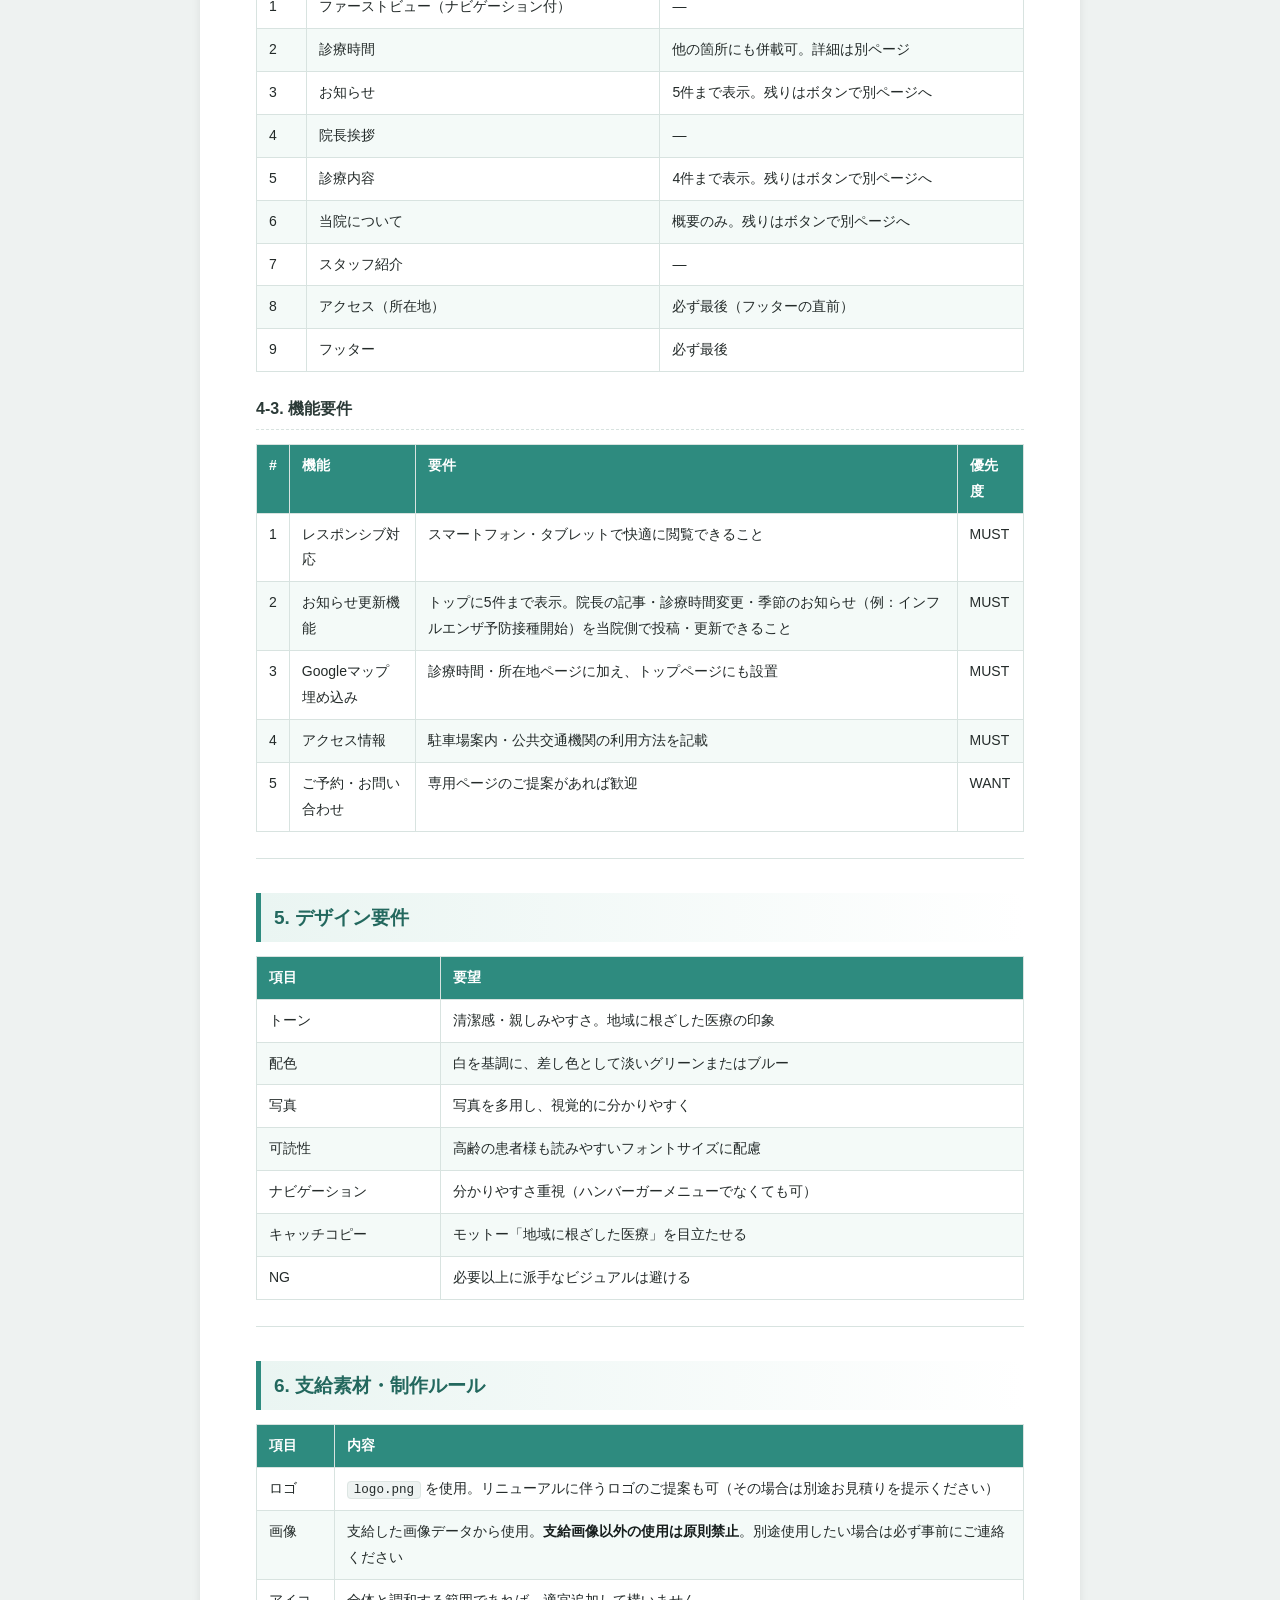
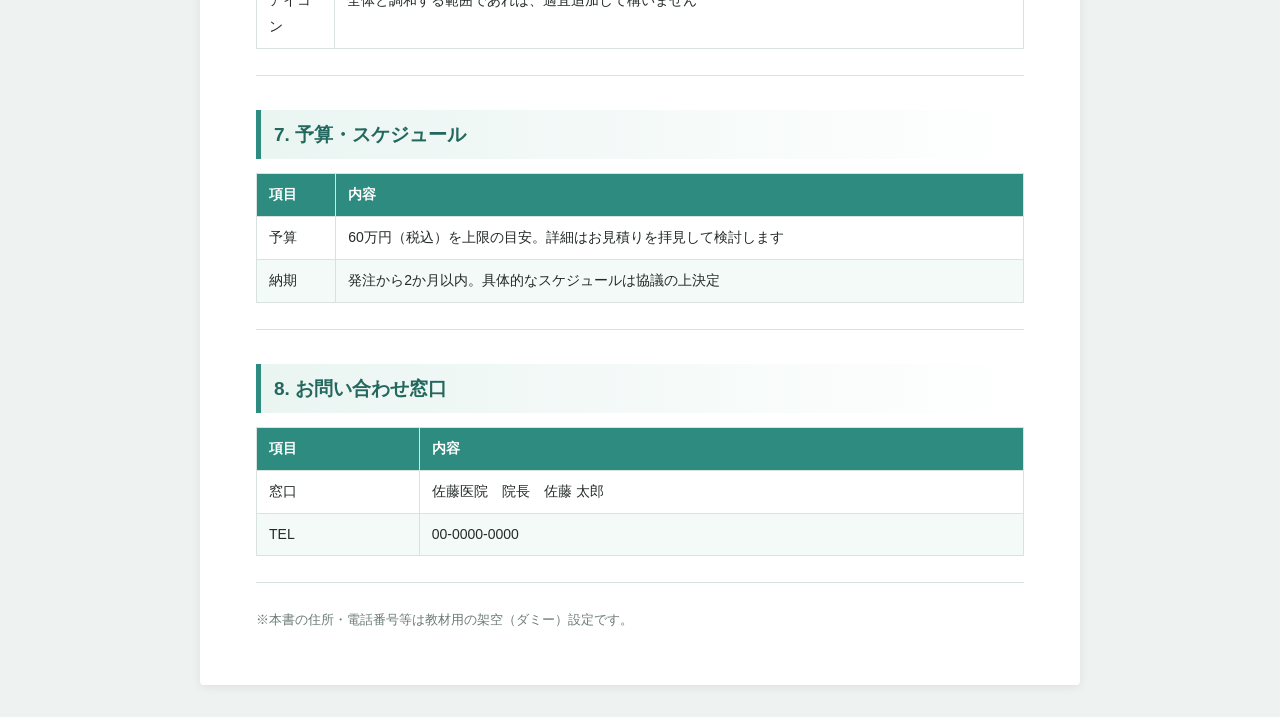
<file: requirements/制作依頼書.html>
<!doctype html><html lang="ja"><head><meta charset="utf-8"><meta name="viewport" content="width=device-width, initial-scale=1"><title>佐藤医院 Webサイトリニューアル 制作依頼書</title><style>
:root{--accent:#2E8B7F;--accent-dark:#23685E;--line:#d8e3e0;--muted:#6B7B77;}
*{box-sizing:border-box;}
body{margin:0;background:#eef2f1;color:#232A29;line-height:1.85;font-size:15px;
 font-family:"Yu Gothic",YuGothic,"Hiragino Kaku Gothic ProN","Noto Sans JP","Meiryo",sans-serif;}
.page{max-width:880px;margin:32px auto;background:#fff;padding:46px 56px;
 box-shadow:0 2px 10px rgba(0,0,0,.08);border-radius:4px;}
h1{font-size:25px;color:var(--accent-dark);margin:0 0 22px;padding-bottom:14px;border-bottom:3px solid var(--accent);}
h2{font-size:19px;color:var(--accent-dark);margin:34px 0 14px;padding:7px 0 7px 13px;
 border-left:5px solid var(--accent);background:linear-gradient(90deg,#eaf5f2,rgba(255,255,255,0));}
h3{font-size:16px;color:#2b3a37;margin:22px 0 9px;padding-bottom:5px;border-bottom:1px dashed var(--line);}
p{margin:9px 0;}
strong{color:#161d1c;}
code{background:#eef3f2;border:1px solid #dde6e3;border-radius:4px;padding:1px 6px;
 font-family:Consolas,"Courier New",monospace;font-size:.9em;}
table{width:100%;border-collapse:collapse;margin:14px 0;font-size:14px;}
th,td{border:1px solid var(--line);padding:8px 12px;text-align:left;vertical-align:top;}
th{background:var(--accent);color:#fff;font-weight:600;}
tbody tr:nth-child(even){background:#f4faf8;}
ul{margin:9px 0;padding-left:1.4em;}
li{margin:4px 0;}
blockquote{margin:14px 0;padding:11px 16px;background:#f5faf8;border-left:4px solid var(--accent);
 color:#3a4a47;font-size:13.5px;border-radius:0 4px 4px 0;}
.small{color:var(--muted);font-size:12.5px;margin:6px 0;}
.right{text-align:right;}
hr{border:0;border-top:1px solid var(--line);margin:26px 0;}
@media print{body{background:#fff;}.page{box-shadow:none;margin:0;max-width:none;padding:0;border-radius:0;}}
@media (max-width:620px){.page{padding:24px 18px;}table{font-size:13px;}th,td{padding:6px 8px;}}
</style></head><body><main class="page"><h1>佐藤医院 Webサイトリニューアル 制作依頼書</h1>
<table><thead><tr><th>項目</th><th>内容</th></tr></thead><tbody><tr><td>文書名</td><td>佐藤医院 Webサイトリニューアル 制作依頼書</td></tr><tr><td>文書番号</td><td>SATO-WEB-2025-001</td></tr><tr><td>版数</td><td>1.0</td></tr><tr><td>発行日</td><td>2025年11月20日</td></tr><tr><td>発行者</td><td>佐藤医院　院長　佐藤 太郎</td></tr><tr><td>宛先</td><td>Web制作ご担当者 様</td></tr></tbody></table>
<blockquote>本書は、佐藤医院 公式Webサイトのリニューアル制作にあたり、当院の要望・要件をまとめたものです。ご不明点は末尾の窓口までお問い合わせください。</blockquote>
<hr>
<h2>1. 発注概要</h2>
<table><thead><tr><th>項目</th><th>内容</th></tr></thead><tbody><tr><td>案件名</td><td>佐藤医院 公式Webサイト リニューアル</td></tr><tr><td>依頼元</td><td>佐藤医院</td></tr><tr><td>所在地</td><td>〒123-4567　東京都台東区上野0-0-0</td></tr><tr><td>ご担当者</td><td>院長　佐藤 太郎</td></tr><tr><td>連絡先</td><td>TEL：00-0000-0000</td></tr><tr><td>予算</td><td>60万円（税込）を上限の目安</td></tr><tr><td>納期</td><td>発注から2か月以内（詳細スケジュールは協議の上決定）</td></tr></tbody></table>
<hr>
<h2>2. 背景と目的</h2>
<p>当院の現Webサイトは1990年代初頭に「ホームページビルダー」で作成したもので、現在のWeb標準や閲覧環境に対応できていません。デザインが古く、スマートフォンやタブレットでの閲覧が困難な状態です。</p>
<p>本リニューアルでは、次の3点を実現したいと考えています。</p>
<table><thead><tr><th>#</th><th>目的</th></tr></thead><tbody><tr><td>1</td><td>患者様が必要な情報へ素早くたどり着ける、分かりやすいナビゲーション</td></tr><tr><td>2</td><td>今風で清潔感のあるデザインにより、患者様へ安心感・信頼感を与える</td></tr><tr><td>3</td><td>スマートフォン対応（レスポンシブデザイン）による、幅広い端末での閲覧性向上</td></tr></tbody></table>
<h3>現状の課題</h3>
<table><thead><tr><th>#</th><th>課題</th></tr></thead><tbody><tr><td>1</td><td>モバイル未対応で、スマートフォンからの閲覧に不便がある</td></tr><tr><td>2</td><td>デザインが古く、情報が探しにくい構造になっている</td></tr><tr><td>3</td><td>「工事中」のまま放置されたページが多数ある</td></tr><tr><td>4</td><td>お知らせを当院側で更新できず、最新情報の提供が遅れる</td></tr></tbody></table>
<hr>
<h2>3. ターゲットユーザー（来院客層）</h2>
<p>当院の主な来院客層は以下のとおりです。デザイン・導線設計の参考にしてください。</p>
<table><thead><tr><th>区分</th><th>割合</th><th>主な特徴</th><th>主なニーズ</th></tr></thead><tbody><tr><td>中高年（40〜64歳）</td><td>約30〜40%</td><td>生活習慣病（高血圧・糖尿病等）の早期発見・管理が中心。健康診断・人間ドック利用が多く、ストレス由来の不調・メンタル相談も増加傾向</td><td>Web予約等の利便性／適切な健康アドバイス／長期的な治療方針の丁寧な説明</td></tr><tr><td>ファミリー層（子育て世代）</td><td>約20〜30%</td><td>子どもの風邪・感染症・予防接種で親子来院。親自身の受診も。柔軟な診療時間を重視</td><td>家族全員の診療（内科・小児対応）／清潔で安心な雰囲気／迅速で親身な対応</td></tr><tr><td>高齢者（65歳以上）</td><td>約20〜30%</td><td>慢性疾患の定期通院、予防接種、介護保険相談。一人暮らしも多い</td><td>バリアフリー設備／ゆっくり丁寧な説明／家族・介護者と連携した治療方針の共有</td></tr><tr><td>学生・若年層（10〜20代）</td><td>約10〜15%</td><td>急性疾患での来院。学校・職場提出用の健康診断書が必要な場合も</td><td>学校・アルバイト後にも対応できる柔軟な診療時間／気軽に相談できる安心感</td></tr><tr><td>幼児・小児（0〜9歳）</td><td>約5〜10%</td><td>発熱・アレルギー・感染症・定期予防接種での来院</td><td>子どもが怖がらない親しみやすい環境／迅速な診断と丁寧な説明</td></tr><tr><td>その他（観光・短期滞在）</td><td>ごく少数</td><td>滞在中の急な体調不良。外国人の場合は英語対応ニーズも</td><td>短時間で迅速な診療／簡単な英語でのコミュニケーション</td></tr></tbody></table>
<hr>
<h2>4. 制作要件</h2>
<h3>4-1. サイト全体（ページ構成）</h3>
<p>以下6ページの制作を希望します。ご予約・お問い合わせページのご提案も歓迎します。</p>
<table><thead><tr><th>#</th><th>ページ</th><th>主な掲載内容</th></tr></thead><tbody><tr><td>1</td><td>トップページ</td><td>各ページへの入口（下記4-2の構成）</td></tr><tr><td>2</td><td>お知らせ</td><td>お知らせ一覧・詳細</td></tr><tr><td>3</td><td>診療内容</td><td>診療メニューの詳細</td></tr><tr><td>4</td><td>当院について</td><td>院の概要・診療方針・スタッフ紹介</td></tr><tr><td>5</td><td>診療時間・所在地</td><td>診療時間・診療科目・アクセス・問い合わせ</td></tr><tr><td>6</td><td>よくあるご質問</td><td>FAQ</td></tr></tbody></table>
<h3>4-2. トップページの構成</h3>
<p>下表の順序を基本とします。ファーストビュー・診療時間・お知らせはページ上部から順に配置し、<strong>アクセスとフッターは必ず最後</strong>に置いてください。順序の細部はお任せします。</p>
<table><thead><tr><th>順</th><th>セクション</th><th>表示ルール</th></tr></thead><tbody><tr><td>1</td><td>ファーストビュー（ナビゲーション付）</td><td>—</td></tr><tr><td>2</td><td>診療時間</td><td>他の箇所にも併載可。詳細は別ページ</td></tr><tr><td>3</td><td>お知らせ</td><td>5件まで表示。残りはボタンで別ページへ</td></tr><tr><td>4</td><td>院長挨拶</td><td>—</td></tr><tr><td>5</td><td>診療内容</td><td>4件まで表示。残りはボタンで別ページへ</td></tr><tr><td>6</td><td>当院について</td><td>概要のみ。残りはボタンで別ページへ</td></tr><tr><td>7</td><td>スタッフ紹介</td><td>—</td></tr><tr><td>8</td><td>アクセス（所在地）</td><td>必ず最後（フッターの直前）</td></tr><tr><td>9</td><td>フッター</td><td>必ず最後</td></tr></tbody></table>
<h3>4-3. 機能要件</h3>
<table><thead><tr><th>#</th><th>機能</th><th>要件</th><th>優先度</th></tr></thead><tbody><tr><td>1</td><td>レスポンシブ対応</td><td>スマートフォン・タブレットで快適に閲覧できること</td><td>MUST</td></tr><tr><td>2</td><td>お知らせ更新機能</td><td>トップに5件まで表示。院長の記事・診療時間変更・季節のお知らせ（例：インフルエンザ予防接種開始）を当院側で投稿・更新できること</td><td>MUST</td></tr><tr><td>3</td><td>Googleマップ埋め込み</td><td>診療時間・所在地ページに加え、トップページにも設置</td><td>MUST</td></tr><tr><td>4</td><td>アクセス情報</td><td>駐車場案内・公共交通機関の利用方法を記載</td><td>MUST</td></tr><tr><td>5</td><td>ご予約・お問い合わせ</td><td>専用ページのご提案があれば歓迎</td><td>WANT</td></tr></tbody></table>
<hr>
<h2>5. デザイン要件</h2>
<table><thead><tr><th>項目</th><th>要望</th></tr></thead><tbody><tr><td>トーン</td><td>清潔感・親しみやすさ。地域に根ざした医療の印象</td></tr><tr><td>配色</td><td>白を基調に、差し色として淡いグリーンまたはブルー</td></tr><tr><td>写真</td><td>写真を多用し、視覚的に分かりやすく</td></tr><tr><td>可読性</td><td>高齢の患者様も読みやすいフォントサイズに配慮</td></tr><tr><td>ナビゲーション</td><td>分かりやすさ重視（ハンバーガーメニューでなくても可）</td></tr><tr><td>キャッチコピー</td><td>モットー「地域に根ざした医療」を目立たせる</td></tr><tr><td>NG</td><td>必要以上に派手なビジュアルは避ける</td></tr></tbody></table>
<hr>
<h2>6. 支給素材・制作ルール</h2>
<table><thead><tr><th>項目</th><th>内容</th></tr></thead><tbody><tr><td>ロゴ</td><td><code>logo.png</code> を使用。リニューアルに伴うロゴのご提案も可（その場合は別途お見積りを提示ください）</td></tr><tr><td>画像</td><td>支給した画像データから使用。<strong>支給画像以外の使用は原則禁止</strong>。別途使用したい場合は必ず事前にご連絡ください</td></tr><tr><td>アイコン</td><td>全体と調和する範囲であれば、適宜追加して構いません</td></tr></tbody></table>
<hr>
<h2>7. 予算・スケジュール</h2>
<table><thead><tr><th>項目</th><th>内容</th></tr></thead><tbody><tr><td>予算</td><td>60万円（税込）を上限の目安。詳細はお見積りを拝見して検討します</td></tr><tr><td>納期</td><td>発注から2か月以内。具体的なスケジュールは協議の上決定</td></tr></tbody></table>
<hr>
<h2>8. お問い合わせ窓口</h2>
<table><thead><tr><th>項目</th><th>内容</th></tr></thead><tbody><tr><td>窓口</td><td>佐藤医院　院長　佐藤 太郎</td></tr><tr><td>TEL</td><td>00-0000-0000</td></tr></tbody></table>
<hr>
<p class="small">※本書の住所・電話番号等は教材用の架空（ダミー）設定です。</p></main></body></html>
</file>
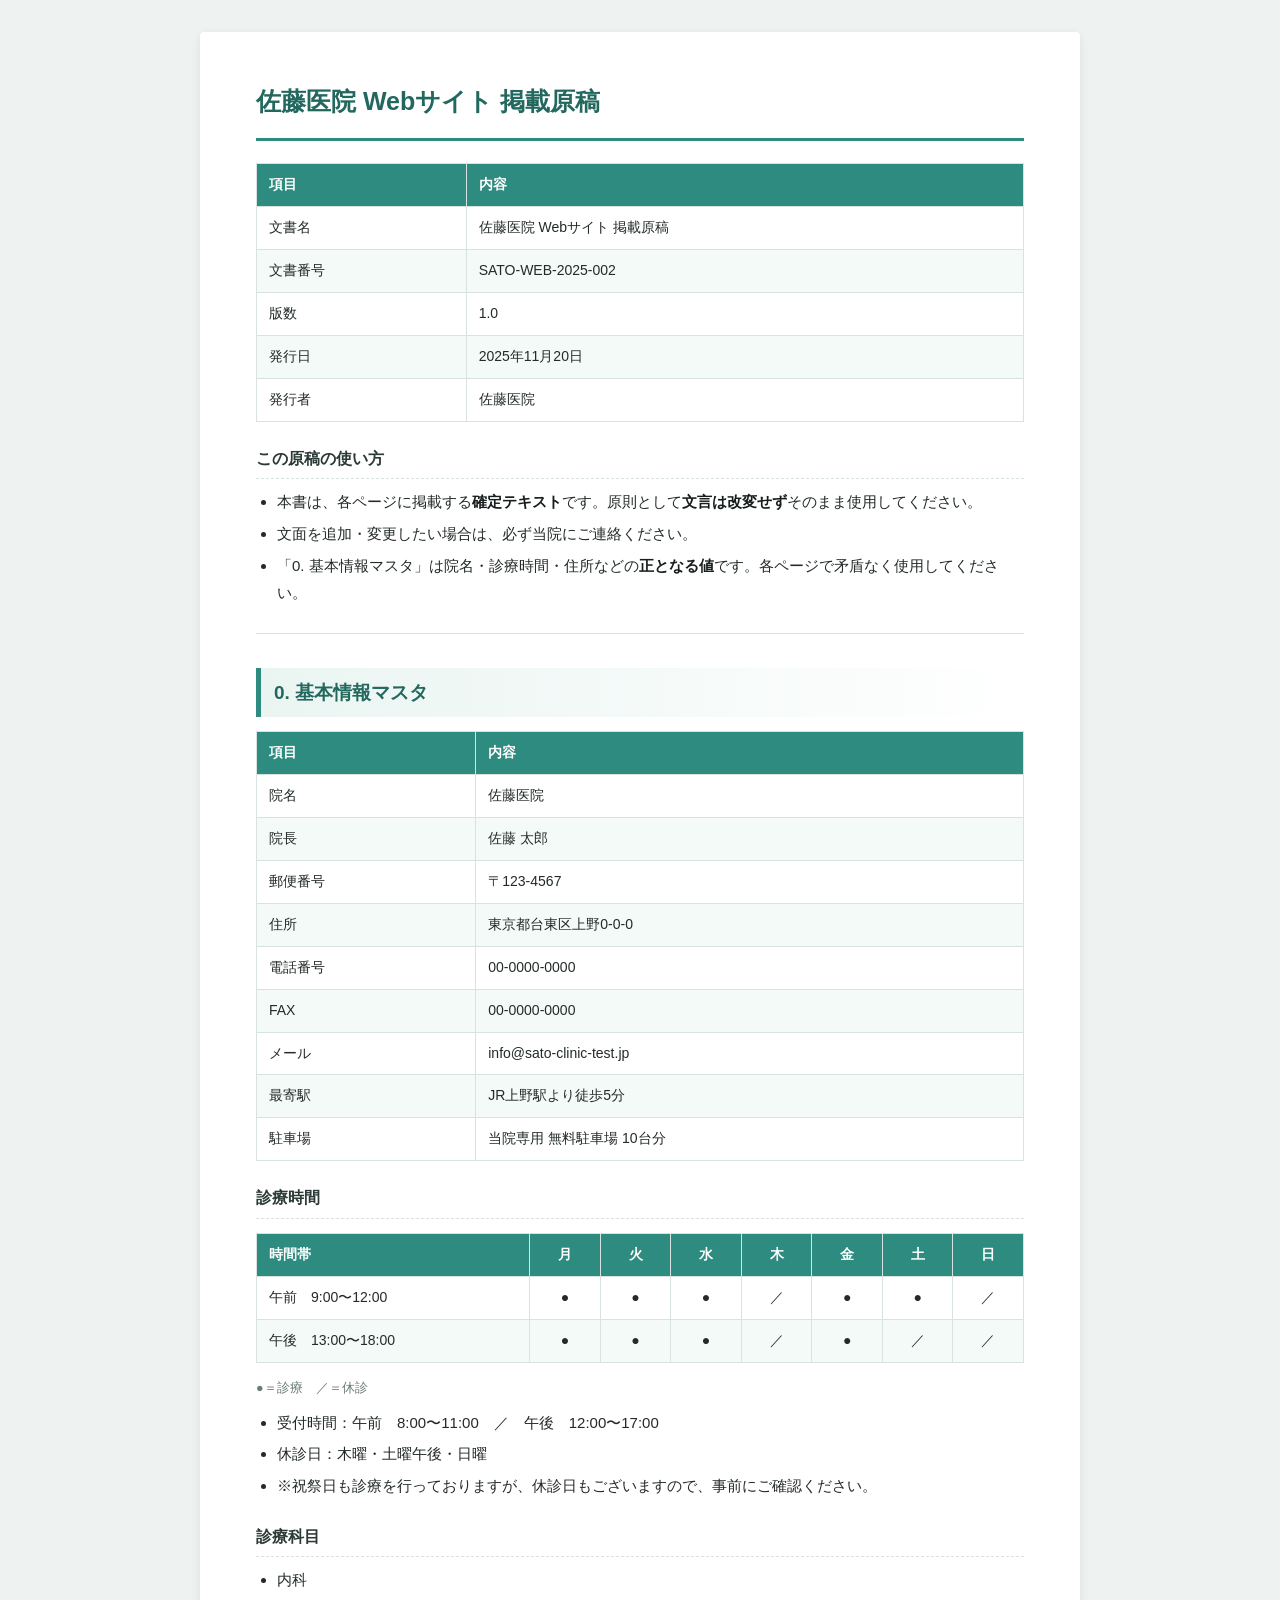
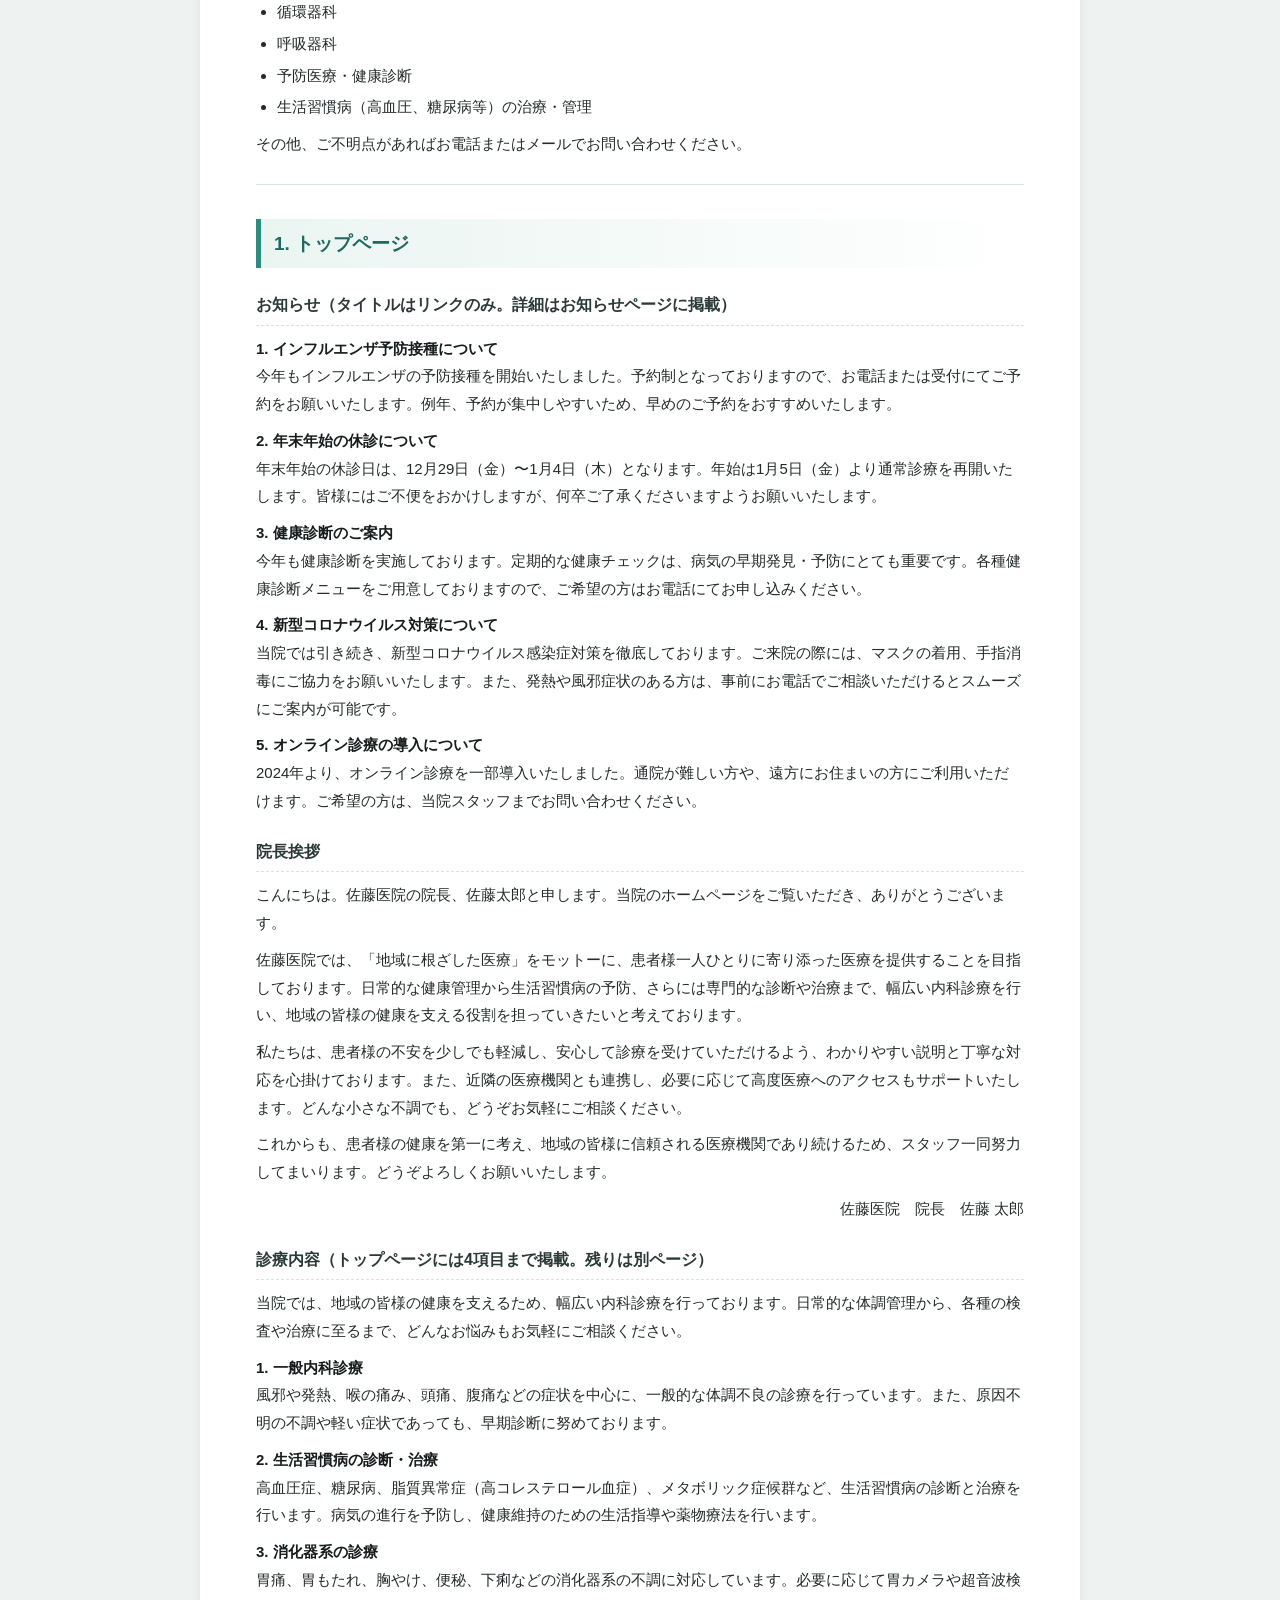
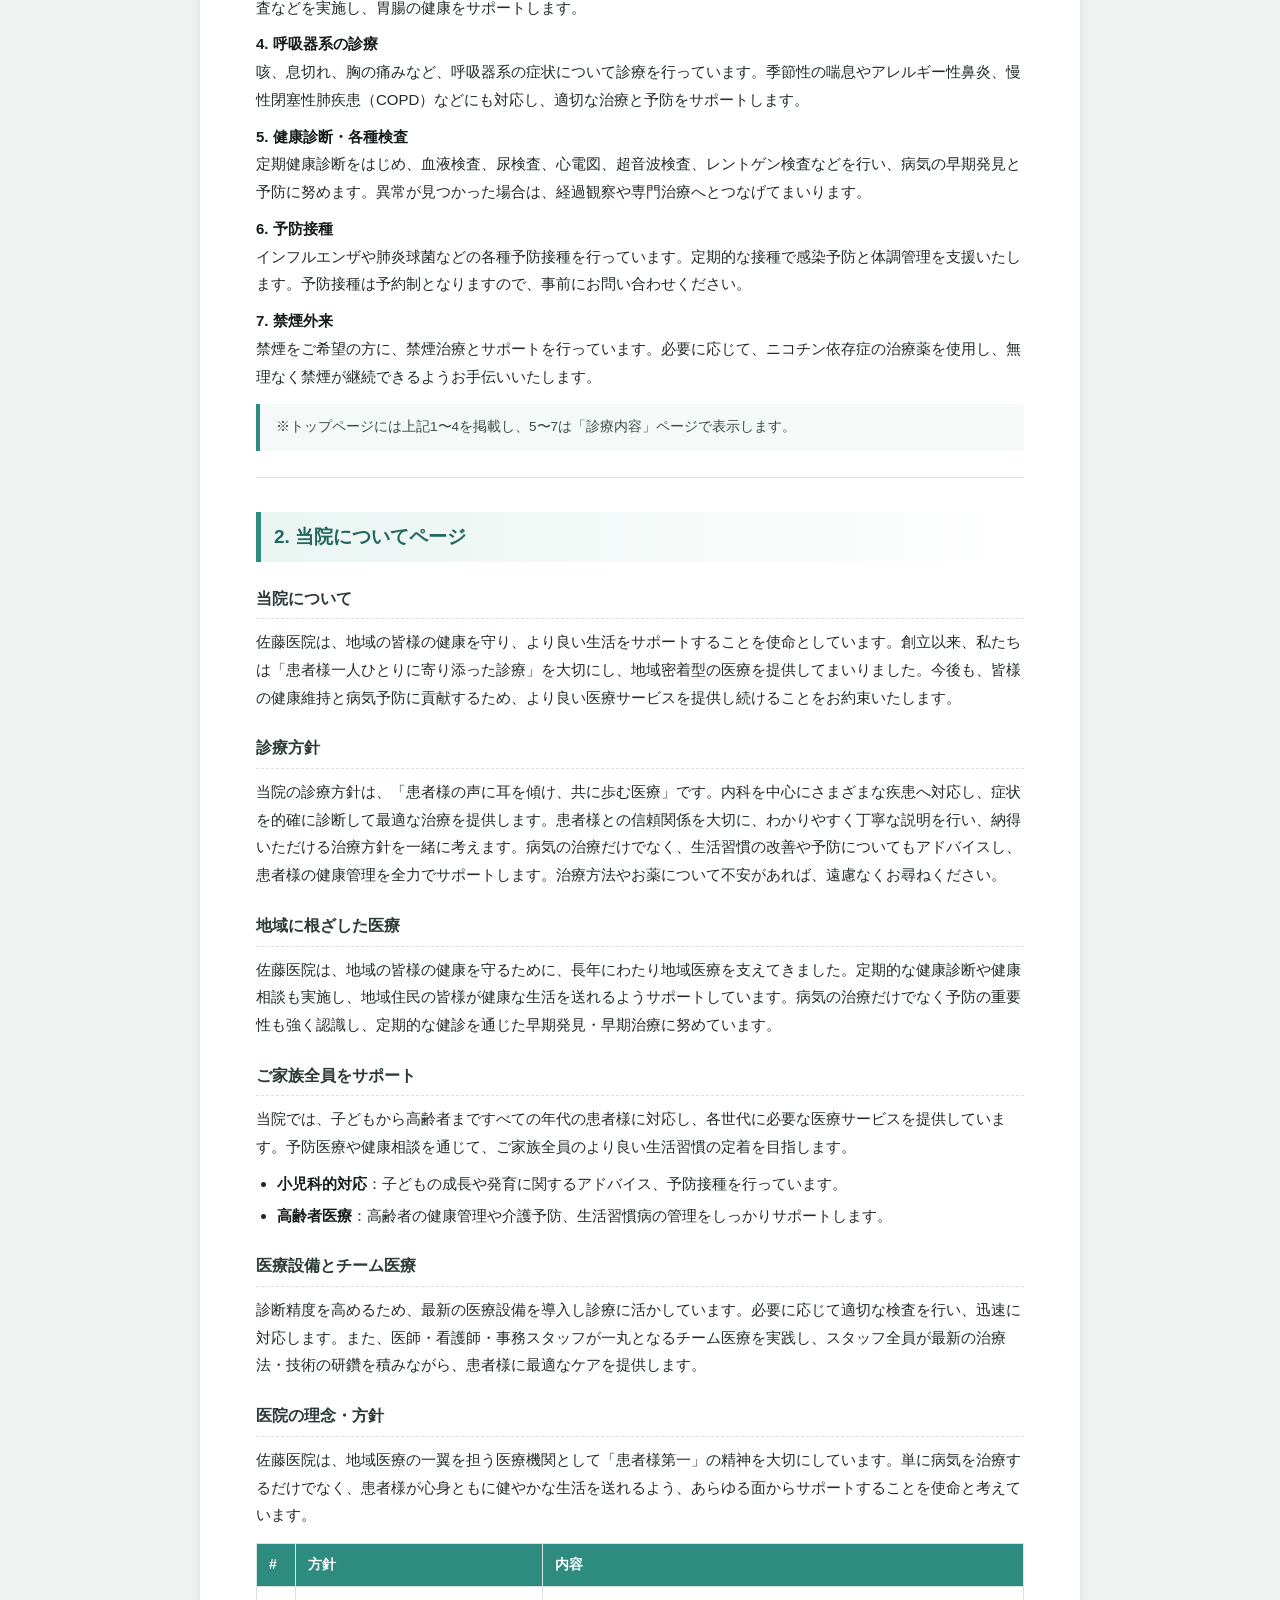
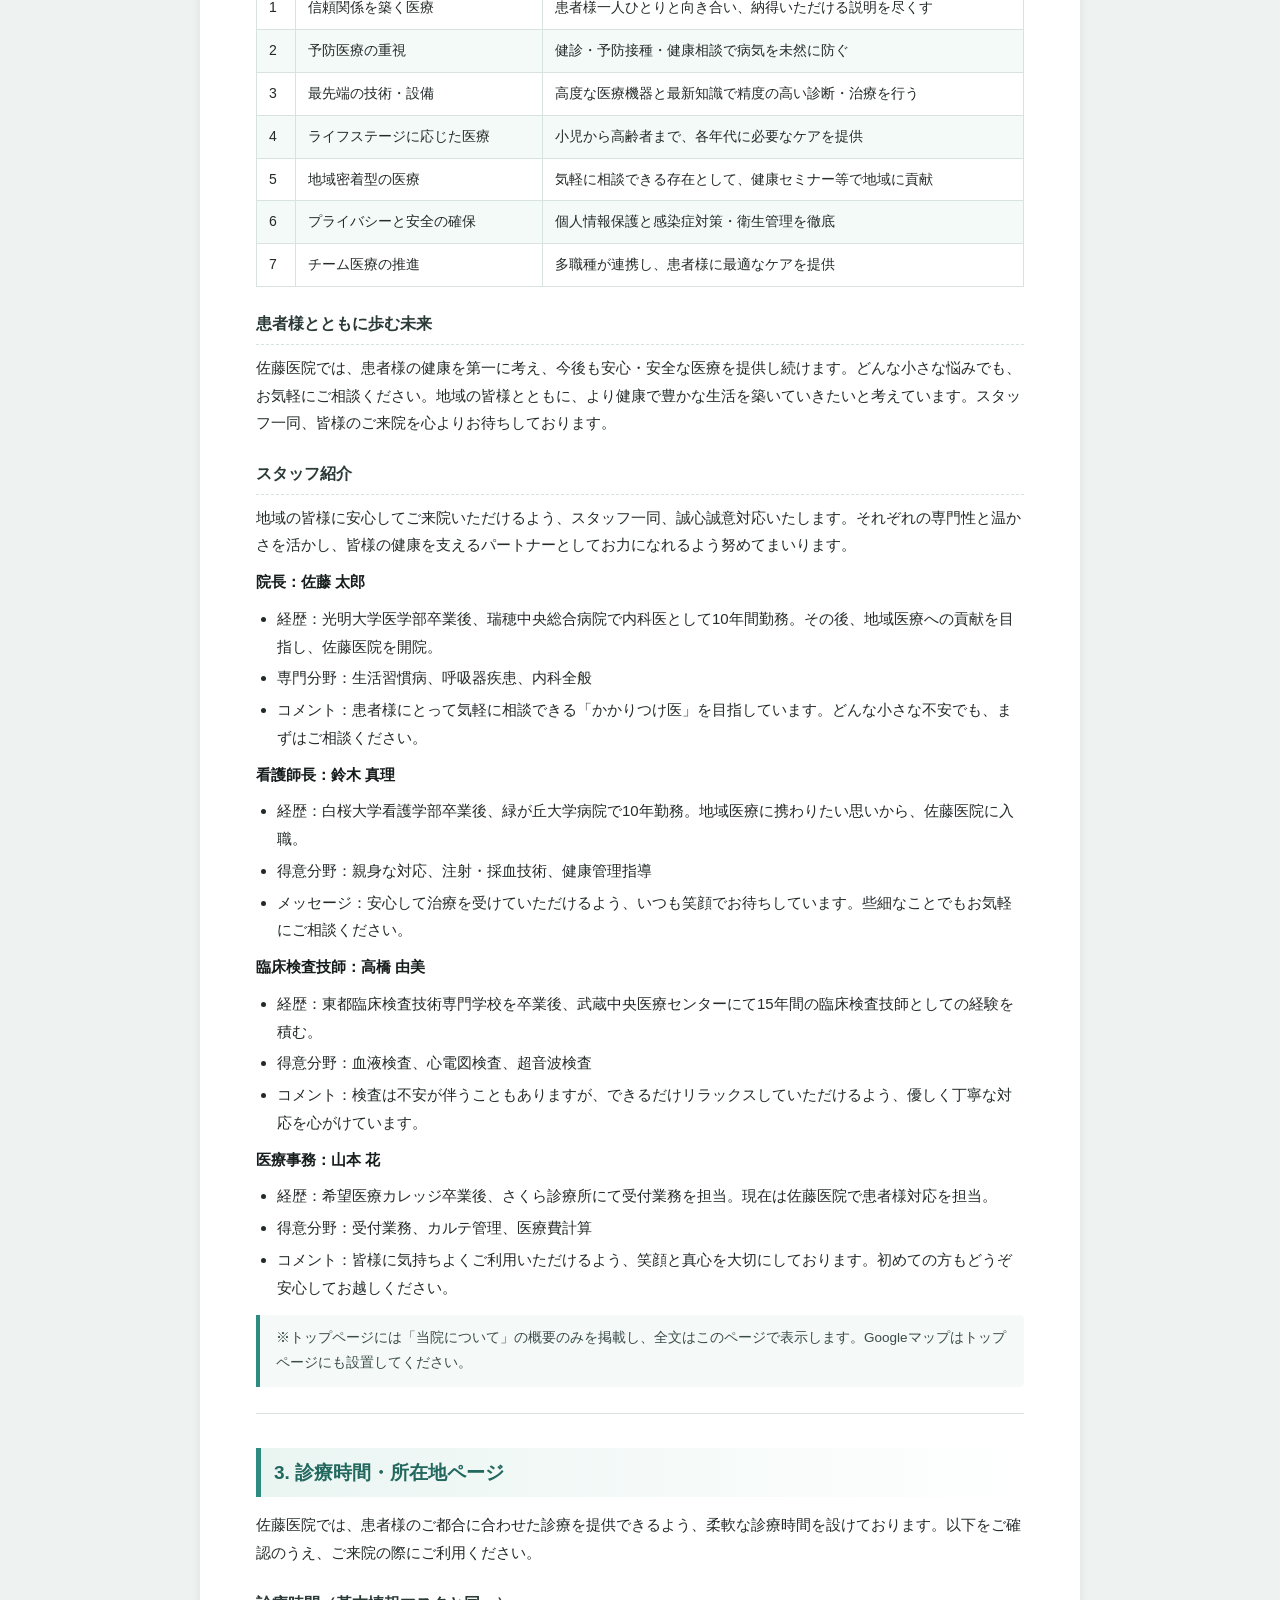
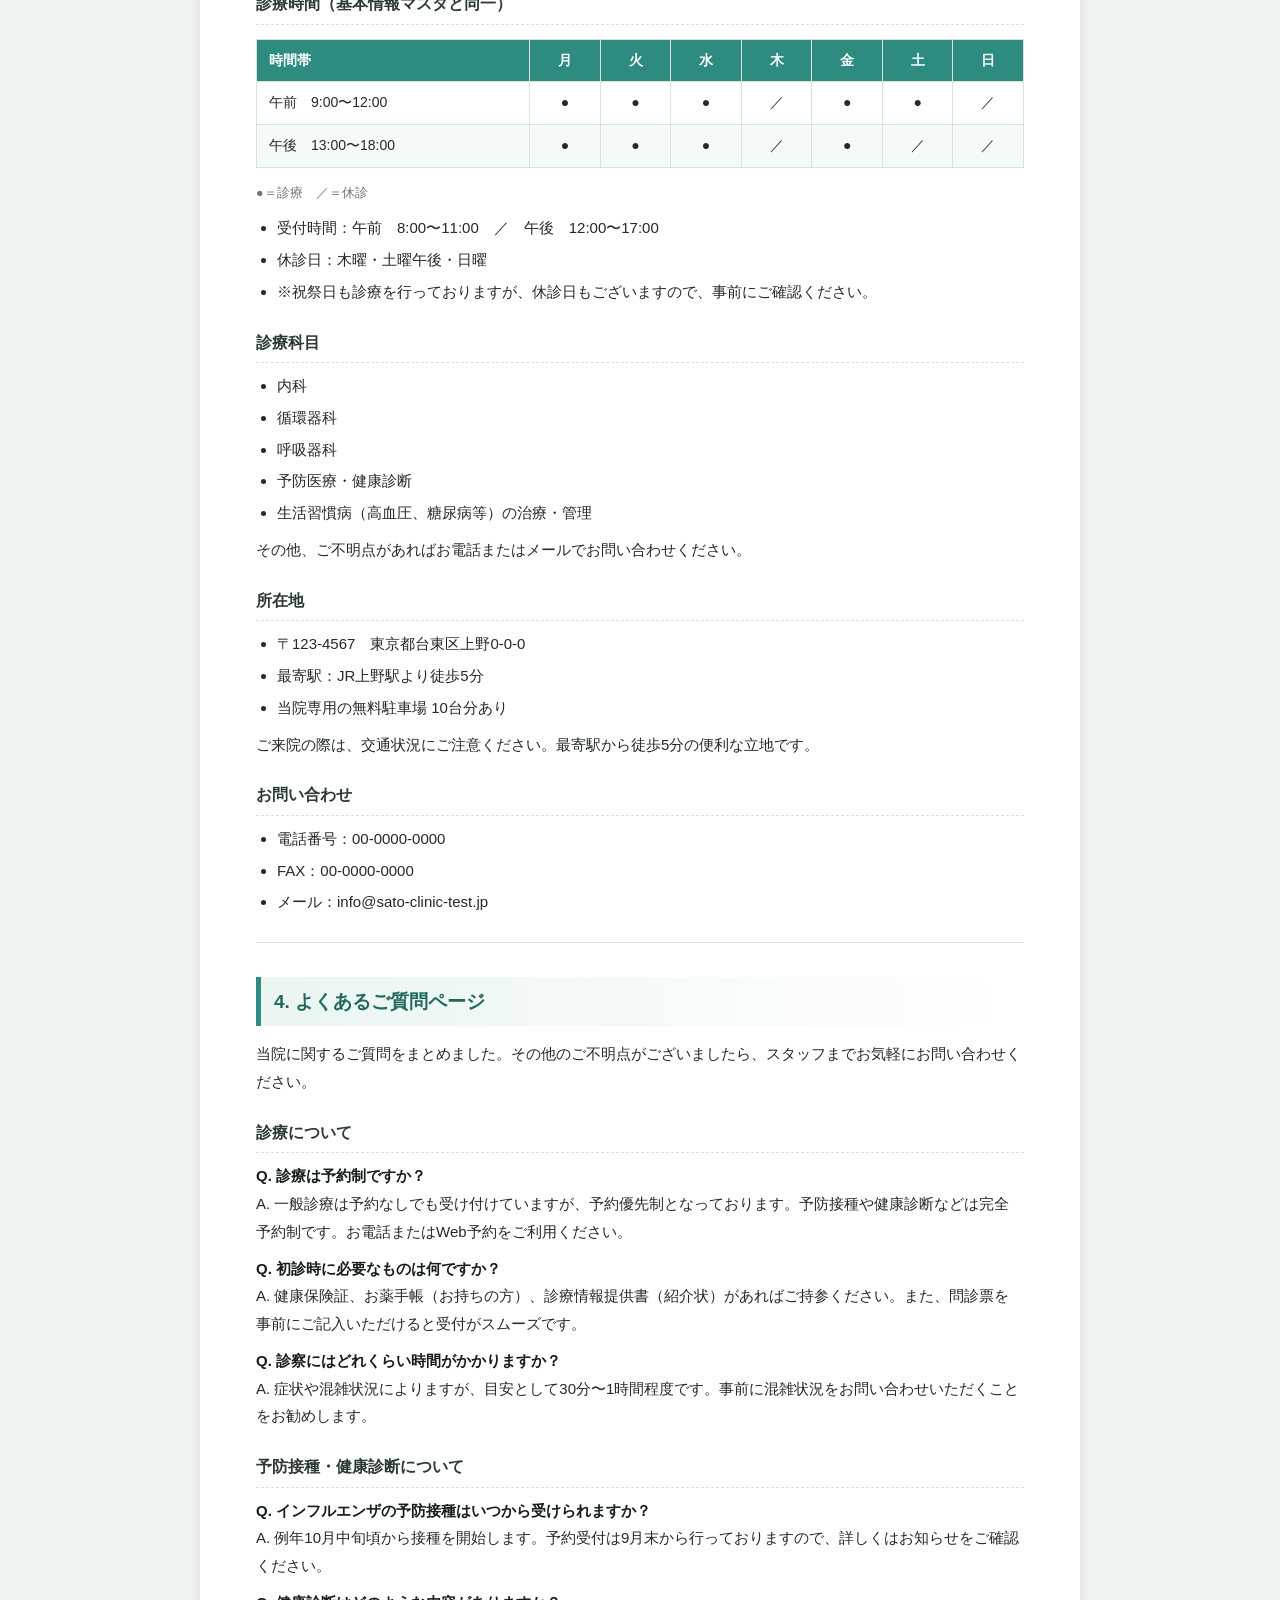
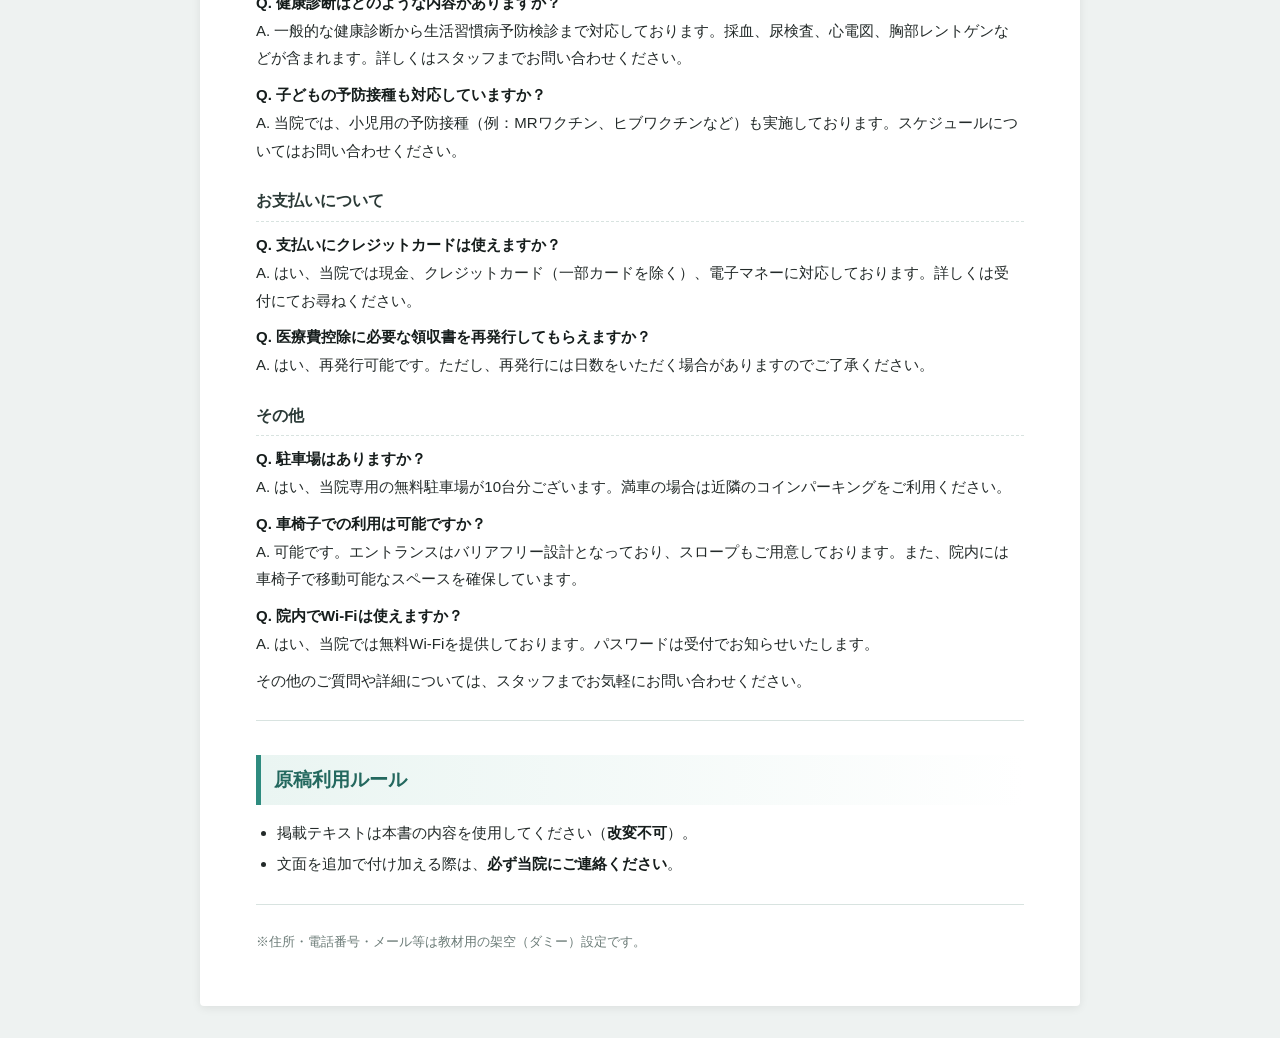
<file: requirements/掲載原稿.html>
<!doctype html><html lang="ja"><head><meta charset="utf-8"><meta name="viewport" content="width=device-width, initial-scale=1"><title>佐藤医院 Webサイト 掲載原稿</title><style>
:root{--accent:#2E8B7F;--accent-dark:#23685E;--line:#d8e3e0;--muted:#6B7B77;}
*{box-sizing:border-box;}
body{margin:0;background:#eef2f1;color:#232A29;line-height:1.85;font-size:15px;
 font-family:"Yu Gothic",YuGothic,"Hiragino Kaku Gothic ProN","Noto Sans JP","Meiryo",sans-serif;}
.page{max-width:880px;margin:32px auto;background:#fff;padding:46px 56px;
 box-shadow:0 2px 10px rgba(0,0,0,.08);border-radius:4px;}
h1{font-size:25px;color:var(--accent-dark);margin:0 0 22px;padding-bottom:14px;border-bottom:3px solid var(--accent);}
h2{font-size:19px;color:var(--accent-dark);margin:34px 0 14px;padding:7px 0 7px 13px;
 border-left:5px solid var(--accent);background:linear-gradient(90deg,#eaf5f2,rgba(255,255,255,0));}
h3{font-size:16px;color:#2b3a37;margin:22px 0 9px;padding-bottom:5px;border-bottom:1px dashed var(--line);}
p{margin:9px 0;}
strong{color:#161d1c;}
code{background:#eef3f2;border:1px solid #dde6e3;border-radius:4px;padding:1px 6px;
 font-family:Consolas,"Courier New",monospace;font-size:.9em;}
table{width:100%;border-collapse:collapse;margin:14px 0;font-size:14px;}
th,td{border:1px solid var(--line);padding:8px 12px;text-align:left;vertical-align:top;}
th{background:var(--accent);color:#fff;font-weight:600;}
tbody tr:nth-child(even){background:#f4faf8;}
ul{margin:9px 0;padding-left:1.4em;}
li{margin:4px 0;}
blockquote{margin:14px 0;padding:11px 16px;background:#f5faf8;border-left:4px solid var(--accent);
 color:#3a4a47;font-size:13.5px;border-radius:0 4px 4px 0;}
.small{color:var(--muted);font-size:12.5px;margin:6px 0;}
.right{text-align:right;}
hr{border:0;border-top:1px solid var(--line);margin:26px 0;}
@media print{body{background:#fff;}.page{box-shadow:none;margin:0;max-width:none;padding:0;border-radius:0;}}
@media (max-width:620px){.page{padding:24px 18px;}table{font-size:13px;}th,td{padding:6px 8px;}}
</style></head><body><main class="page"><h1>佐藤医院 Webサイト 掲載原稿</h1>
<table><thead><tr><th>項目</th><th>内容</th></tr></thead><tbody><tr><td>文書名</td><td>佐藤医院 Webサイト 掲載原稿</td></tr><tr><td>文書番号</td><td>SATO-WEB-2025-002</td></tr><tr><td>版数</td><td>1.0</td></tr><tr><td>発行日</td><td>2025年11月20日</td></tr><tr><td>発行者</td><td>佐藤医院</td></tr></tbody></table>
<h3>この原稿の使い方</h3>
<ul><li>本書は、各ページに掲載する<strong>確定テキスト</strong>です。原則として<strong>文言は改変せず</strong>そのまま使用してください。</li><li>文面を追加・変更したい場合は、必ず当院にご連絡ください。</li><li>「0. 基本情報マスタ」は院名・診療時間・住所などの<strong>正となる値</strong>です。各ページで矛盾なく使用してください。</li></ul>
<hr>
<h2>0. 基本情報マスタ</h2>
<table><thead><tr><th>項目</th><th>内容</th></tr></thead><tbody><tr><td>院名</td><td>佐藤医院</td></tr><tr><td>院長</td><td>佐藤 太郎</td></tr><tr><td>郵便番号</td><td>〒123-4567</td></tr><tr><td>住所</td><td>東京都台東区上野0-0-0</td></tr><tr><td>電話番号</td><td>00-0000-0000</td></tr><tr><td>FAX</td><td>00-0000-0000</td></tr><tr><td>メール</td><td>info@sato-clinic-test.jp</td></tr><tr><td>最寄駅</td><td>JR上野駅より徒歩5分</td></tr><tr><td>駐車場</td><td>当院専用 無料駐車場 10台分</td></tr></tbody></table>
<h3>診療時間</h3>
<table><thead><tr><th>時間帯</th><th style="text-align:center">月</th><th style="text-align:center">火</th><th style="text-align:center">水</th><th style="text-align:center">木</th><th style="text-align:center">金</th><th style="text-align:center">土</th><th style="text-align:center">日</th></tr></thead><tbody><tr><td>午前　9:00〜12:00</td><td style="text-align:center">●</td><td style="text-align:center">●</td><td style="text-align:center">●</td><td style="text-align:center">／</td><td style="text-align:center">●</td><td style="text-align:center">●</td><td style="text-align:center">／</td></tr><tr><td>午後　13:00〜18:00</td><td style="text-align:center">●</td><td style="text-align:center">●</td><td style="text-align:center">●</td><td style="text-align:center">／</td><td style="text-align:center">●</td><td style="text-align:center">／</td><td style="text-align:center">／</td></tr></tbody></table>
<p class="small">●＝診療　／＝休診</p>
<ul><li>受付時間：午前　8:00〜11:00　／　午後　12:00〜17:00</li><li>休診日：木曜・土曜午後・日曜</li><li>※祝祭日も診療を行っておりますが、休診日もございますので、事前にご確認ください。</li></ul>
<h3>診療科目</h3>
<ul><li>内科</li><li>循環器科</li><li>呼吸器科</li><li>予防医療・健康診断</li><li>生活習慣病（高血圧、糖尿病等）の治療・管理</li></ul>
<p>その他、ご不明点があればお電話またはメールでお問い合わせください。</p>
<hr>
<h2>1. トップページ</h2>
<h3>お知らせ（タイトルはリンクのみ。詳細はお知らせページに掲載）</h3>
<p><strong>1. インフルエンザ予防接種について</strong><br>今年もインフルエンザの予防接種を開始いたしました。予約制となっておりますので、お電話または受付にてご予約をお願いいたします。例年、予約が集中しやすいため、早めのご予約をおすすめいたします。</p>
<p><strong>2. 年末年始の休診について</strong><br>年末年始の休診日は、12月29日（金）〜1月4日（木）となります。年始は1月5日（金）より通常診療を再開いたします。皆様にはご不便をおかけしますが、何卒ご了承くださいますようお願いいたします。</p>
<p><strong>3. 健康診断のご案内</strong><br>今年も健康診断を実施しております。定期的な健康チェックは、病気の早期発見・予防にとても重要です。各種健康診断メニューをご用意しておりますので、ご希望の方はお電話にてお申し込みください。</p>
<p><strong>4. 新型コロナウイルス対策について</strong><br>当院では引き続き、新型コロナウイルス感染症対策を徹底しております。ご来院の際には、マスクの着用、手指消毒にご協力をお願いいたします。また、発熱や風邪症状のある方は、事前にお電話でご相談いただけるとスムーズにご案内が可能です。</p>
<p><strong>5. オンライン診療の導入について</strong><br>2024年より、オンライン診療を一部導入いたしました。通院が難しい方や、遠方にお住まいの方にご利用いただけます。ご希望の方は、当院スタッフまでお問い合わせください。</p>
<h3>院長挨拶</h3>
<p>こんにちは。佐藤医院の院長、佐藤太郎と申します。当院のホームページをご覧いただき、ありがとうございます。</p>
<p>佐藤医院では、「地域に根ざした医療」をモットーに、患者様一人ひとりに寄り添った医療を提供することを目指しております。日常的な健康管理から生活習慣病の予防、さらには専門的な診断や治療まで、幅広い内科診療を行い、地域の皆様の健康を支える役割を担っていきたいと考えております。</p>
<p>私たちは、患者様の不安を少しでも軽減し、安心して診療を受けていただけるよう、わかりやすい説明と丁寧な対応を心掛けております。また、近隣の医療機関とも連携し、必要に応じて高度医療へのアクセスもサポートいたします。どんな小さな不調でも、どうぞお気軽にご相談ください。</p>
<p>これからも、患者様の健康を第一に考え、地域の皆様に信頼される医療機関であり続けるため、スタッフ一同努力してまいります。どうぞよろしくお願いいたします。</p>
<p class="right">佐藤医院　院長　佐藤 太郎</p>
<h3>診療内容（トップページには4項目まで掲載。残りは別ページ）</h3>
<p>当院では、地域の皆様の健康を支えるため、幅広い内科診療を行っております。日常的な体調管理から、各種の検査や治療に至るまで、どんなお悩みもお気軽にご相談ください。</p>
<p><strong>1. 一般内科診療</strong><br>風邪や発熱、喉の痛み、頭痛、腹痛などの症状を中心に、一般的な体調不良の診療を行っています。また、原因不明の不調や軽い症状であっても、早期診断に努めております。</p>
<p><strong>2. 生活習慣病の診断・治療</strong><br>高血圧症、糖尿病、脂質異常症（高コレステロール血症）、メタボリック症候群など、生活習慣病の診断と治療を行います。病気の進行を予防し、健康維持のための生活指導や薬物療法を行います。</p>
<p><strong>3. 消化器系の診療</strong><br>胃痛、胃もたれ、胸やけ、便秘、下痢などの消化器系の不調に対応しています。必要に応じて胃カメラや超音波検査などを実施し、胃腸の健康をサポートします。</p>
<p><strong>4. 呼吸器系の診療</strong><br>咳、息切れ、胸の痛みなど、呼吸器系の症状について診療を行っています。季節性の喘息やアレルギー性鼻炎、慢性閉塞性肺疾患（COPD）などにも対応し、適切な治療と予防をサポートします。</p>
<p><strong>5. 健康診断・各種検査</strong><br>定期健康診断をはじめ、血液検査、尿検査、心電図、超音波検査、レントゲン検査などを行い、病気の早期発見と予防に努めます。異常が見つかった場合は、経過観察や専門治療へとつなげてまいります。</p>
<p><strong>6. 予防接種</strong><br>インフルエンザや肺炎球菌などの各種予防接種を行っています。定期的な接種で感染予防と体調管理を支援いたします。予防接種は予約制となりますので、事前にお問い合わせください。</p>
<p><strong>7. 禁煙外来</strong><br>禁煙をご希望の方に、禁煙治療とサポートを行っています。必要に応じて、ニコチン依存症の治療薬を使用し、無理なく禁煙が継続できるようお手伝いいたします。</p>
<blockquote>※トップページには上記1〜4を掲載し、5〜7は「診療内容」ページで表示します。</blockquote>
<hr>
<h2>2. 当院についてページ</h2>
<h3>当院について</h3>
<p>佐藤医院は、地域の皆様の健康を守り、より良い生活をサポートすることを使命としています。創立以来、私たちは「患者様一人ひとりに寄り添った診療」を大切にし、地域密着型の医療を提供してまいりました。今後も、皆様の健康維持と病気予防に貢献するため、より良い医療サービスを提供し続けることをお約束いたします。</p>
<h3>診療方針</h3>
<p>当院の診療方針は、「患者様の声に耳を傾け、共に歩む医療」です。内科を中心にさまざまな疾患へ対応し、症状を的確に診断して最適な治療を提供します。患者様との信頼関係を大切に、わかりやすく丁寧な説明を行い、納得いただける治療方針を一緒に考えます。病気の治療だけでなく、生活習慣の改善や予防についてもアドバイスし、患者様の健康管理を全力でサポートします。治療方法やお薬について不安があれば、遠慮なくお尋ねください。</p>
<h3>地域に根ざした医療</h3>
<p>佐藤医院は、地域の皆様の健康を守るために、長年にわたり地域医療を支えてきました。定期的な健康診断や健康相談も実施し、地域住民の皆様が健康な生活を送れるようサポートしています。病気の治療だけでなく予防の重要性も強く認識し、定期的な健診を通じた早期発見・早期治療に努めています。</p>
<h3>ご家族全員をサポート</h3>
<p>当院では、子どもから高齢者まですべての年代の患者様に対応し、各世代に必要な医療サービスを提供しています。予防医療や健康相談を通じて、ご家族全員のより良い生活習慣の定着を目指します。</p>
<ul><li><strong>小児科的対応</strong>：子どもの成長や発育に関するアドバイス、予防接種を行っています。</li><li><strong>高齢者医療</strong>：高齢者の健康管理や介護予防、生活習慣病の管理をしっかりサポートします。</li></ul>
<h3>医療設備とチーム医療</h3>
<p>診断精度を高めるため、最新の医療設備を導入し診療に活かしています。必要に応じて適切な検査を行い、迅速に対応します。また、医師・看護師・事務スタッフが一丸となるチーム医療を実践し、スタッフ全員が最新の治療法・技術の研鑽を積みながら、患者様に最適なケアを提供します。</p>
<h3>医院の理念・方針</h3>
<p>佐藤医院は、地域医療の一翼を担う医療機関として「患者様第一」の精神を大切にしています。単に病気を治療するだけでなく、患者様が心身ともに健やかな生活を送れるよう、あらゆる面からサポートすることを使命と考えています。</p>
<table><thead><tr><th>#</th><th>方針</th><th>内容</th></tr></thead><tbody><tr><td>1</td><td>信頼関係を築く医療</td><td>患者様一人ひとりと向き合い、納得いただける説明を尽くす</td></tr><tr><td>2</td><td>予防医療の重視</td><td>健診・予防接種・健康相談で病気を未然に防ぐ</td></tr><tr><td>3</td><td>最先端の技術・設備</td><td>高度な医療機器と最新知識で精度の高い診断・治療を行う</td></tr><tr><td>4</td><td>ライフステージに応じた医療</td><td>小児から高齢者まで、各年代に必要なケアを提供</td></tr><tr><td>5</td><td>地域密着型の医療</td><td>気軽に相談できる存在として、健康セミナー等で地域に貢献</td></tr><tr><td>6</td><td>プライバシーと安全の確保</td><td>個人情報保護と感染症対策・衛生管理を徹底</td></tr><tr><td>7</td><td>チーム医療の推進</td><td>多職種が連携し、患者様に最適なケアを提供</td></tr></tbody></table>
<h3>患者様とともに歩む未来</h3>
<p>佐藤医院では、患者様の健康を第一に考え、今後も安心・安全な医療を提供し続けます。どんな小さな悩みでも、お気軽にご相談ください。地域の皆様とともに、より健康で豊かな生活を築いていきたいと考えています。スタッフ一同、皆様のご来院を心よりお待ちしております。</p>
<h3>スタッフ紹介</h3>
<p>地域の皆様に安心してご来院いただけるよう、スタッフ一同、誠心誠意対応いたします。それぞれの専門性と温かさを活かし、皆様の健康を支えるパートナーとしてお力になれるよう努めてまいります。</p>
<p><strong>院長：佐藤 太郎</strong></p>
<ul><li>経歴：光明大学医学部卒業後、瑞穂中央総合病院で内科医として10年間勤務。その後、地域医療への貢献を目指し、佐藤医院を開院。</li><li>専門分野：生活習慣病、呼吸器疾患、内科全般</li><li>コメント：患者様にとって気軽に相談できる「かかりつけ医」を目指しています。どんな小さな不安でも、まずはご相談ください。</li></ul>
<p><strong>看護師長：鈴木 真理</strong></p>
<ul><li>経歴：白桜大学看護学部卒業後、緑が丘大学病院で10年勤務。地域医療に携わりたい思いから、佐藤医院に入職。</li><li>得意分野：親身な対応、注射・採血技術、健康管理指導</li><li>メッセージ：安心して治療を受けていただけるよう、いつも笑顔でお待ちしています。些細なことでもお気軽にご相談ください。</li></ul>
<p><strong>臨床検査技師：高橋 由美</strong></p>
<ul><li>経歴：東都臨床検査技術専門学校を卒業後、武蔵中央医療センターにて15年間の臨床検査技師としての経験を積む。</li><li>得意分野：血液検査、心電図検査、超音波検査</li><li>コメント：検査は不安が伴うこともありますが、できるだけリラックスしていただけるよう、優しく丁寧な対応を心がけています。</li></ul>
<p><strong>医療事務：山本 花</strong></p>
<ul><li>経歴：希望医療カレッジ卒業後、さくら診療所にて受付業務を担当。現在は佐藤医院で患者様対応を担当。</li><li>得意分野：受付業務、カルテ管理、医療費計算</li><li>コメント：皆様に気持ちよくご利用いただけるよう、笑顔と真心を大切にしております。初めての方もどうぞ安心してお越しください。</li></ul>
<blockquote>※トップページには「当院について」の概要のみを掲載し、全文はこのページで表示します。Googleマップはトップページにも設置してください。</blockquote>
<hr>
<h2>3. 診療時間・所在地ページ</h2>
<p>佐藤医院では、患者様のご都合に合わせた診療を提供できるよう、柔軟な診療時間を設けております。以下をご確認のうえ、ご来院の際にご利用ください。</p>
<h3>診療時間（基本情報マスタと同一）</h3>
<table><thead><tr><th>時間帯</th><th style="text-align:center">月</th><th style="text-align:center">火</th><th style="text-align:center">水</th><th style="text-align:center">木</th><th style="text-align:center">金</th><th style="text-align:center">土</th><th style="text-align:center">日</th></tr></thead><tbody><tr><td>午前　9:00〜12:00</td><td style="text-align:center">●</td><td style="text-align:center">●</td><td style="text-align:center">●</td><td style="text-align:center">／</td><td style="text-align:center">●</td><td style="text-align:center">●</td><td style="text-align:center">／</td></tr><tr><td>午後　13:00〜18:00</td><td style="text-align:center">●</td><td style="text-align:center">●</td><td style="text-align:center">●</td><td style="text-align:center">／</td><td style="text-align:center">●</td><td style="text-align:center">／</td><td style="text-align:center">／</td></tr></tbody></table>
<p class="small">●＝診療　／＝休診</p>
<ul><li>受付時間：午前　8:00〜11:00　／　午後　12:00〜17:00</li><li>休診日：木曜・土曜午後・日曜</li><li>※祝祭日も診療を行っておりますが、休診日もございますので、事前にご確認ください。</li></ul>
<h3>診療科目</h3>
<ul><li>内科</li><li>循環器科</li><li>呼吸器科</li><li>予防医療・健康診断</li><li>生活習慣病（高血圧、糖尿病等）の治療・管理</li></ul>
<p>その他、ご不明点があればお電話またはメールでお問い合わせください。</p>
<h3>所在地</h3>
<ul><li>〒123-4567　東京都台東区上野0-0-0</li><li>最寄駅：JR上野駅より徒歩5分</li><li>当院専用の無料駐車場 10台分あり</li></ul>
<p>ご来院の際は、交通状況にご注意ください。最寄駅から徒歩5分の便利な立地です。</p>
<h3>お問い合わせ</h3>
<ul><li>電話番号：00-0000-0000</li><li>FAX：00-0000-0000</li><li>メール：info@sato-clinic-test.jp</li></ul>
<hr>
<h2>4. よくあるご質問ページ</h2>
<p>当院に関するご質問をまとめました。その他のご不明点がございましたら、スタッフまでお気軽にお問い合わせください。</p>
<h3>診療について</h3>
<p><strong>Q. 診療は予約制ですか？</strong><br>A. 一般診療は予約なしでも受け付けていますが、予約優先制となっております。予防接種や健康診断などは完全予約制です。お電話またはWeb予約をご利用ください。</p>
<p><strong>Q. 初診時に必要なものは何ですか？</strong><br>A. 健康保険証、お薬手帳（お持ちの方）、診療情報提供書（紹介状）があればご持参ください。また、問診票を事前にご記入いただけると受付がスムーズです。</p>
<p><strong>Q. 診察にはどれくらい時間がかかりますか？</strong><br>A. 症状や混雑状況によりますが、目安として30分〜1時間程度です。事前に混雑状況をお問い合わせいただくことをお勧めします。</p>
<h3>予防接種・健康診断について</h3>
<p><strong>Q. インフルエンザの予防接種はいつから受けられますか？</strong><br>A. 例年10月中旬頃から接種を開始します。予約受付は9月末から行っておりますので、詳しくはお知らせをご確認ください。</p>
<p><strong>Q. 健康診断はどのような内容がありますか？</strong><br>A. 一般的な健康診断から生活習慣病予防検診まで対応しております。採血、尿検査、心電図、胸部レントゲンなどが含まれます。詳しくはスタッフまでお問い合わせください。</p>
<p><strong>Q. 子どもの予防接種も対応していますか？</strong><br>A. 当院では、小児用の予防接種（例：MRワクチン、ヒブワクチンなど）も実施しております。スケジュールについてはお問い合わせください。</p>
<h3>お支払いについて</h3>
<p><strong>Q. 支払いにクレジットカードは使えますか？</strong><br>A. はい、当院では現金、クレジットカード（一部カードを除く）、電子マネーに対応しております。詳しくは受付にてお尋ねください。</p>
<p><strong>Q. 医療費控除に必要な領収書を再発行してもらえますか？</strong><br>A. はい、再発行可能です。ただし、再発行には日数をいただく場合がありますのでご了承ください。</p>
<h3>その他</h3>
<p><strong>Q. 駐車場はありますか？</strong><br>A. はい、当院専用の無料駐車場が10台分ございます。満車の場合は近隣のコインパーキングをご利用ください。</p>
<p><strong>Q. 車椅子での利用は可能ですか？</strong><br>A. 可能です。エントランスはバリアフリー設計となっており、スロープもご用意しております。また、院内には車椅子で移動可能なスペースを確保しています。</p>
<p><strong>Q. 院内でWi-Fiは使えますか？</strong><br>A. はい、当院では無料Wi-Fiを提供しております。パスワードは受付でお知らせいたします。</p>
<p>その他のご質問や詳細については、スタッフまでお気軽にお問い合わせください。</p>
<hr>
<h2>原稿利用ルール</h2>
<ul><li>掲載テキストは本書の内容を使用してください（<strong>改変不可</strong>）。</li><li>文面を追加で付け加える際は、<strong>必ず当院にご連絡ください</strong>。</li></ul>
<hr>
<p class="small">※住所・電話番号・メール等は教材用の架空（ダミー）設定です。</p></main></body></html>
</file>
<file: css/style.css>
:root {
  --green: #1f8f7a;
  --green-deep: #15695b;
  --mint: #dff3ed;
  --bg: #f7fbfa;
  --surface: #ffffff;
  --text: #17312d;
  --muted: #5f706c;
  --line: #d6e2de;
  --shadow: 0 18px 50px rgba(20, 49, 45, .08);
  --anchor-offset: clamp(8px, 1vw, 12px);
}

* {
  box-sizing: border-box
}

html {
  scroll-behavior: smooth;
  scroll-padding-top: var(--anchor-offset);
}

body {
  margin: 0;
  font-family: 'Noto Sans JP', system-ui, sans-serif;
  color: var(--text);
  overflow-x: hidden;
  background:
    radial-gradient(circle at top left, rgba(31, 143, 122, .08), transparent 32%),
    linear-gradient(180deg, #fff 0%, #fbfefd 50%, #f6fbfa 100%);
  line-height: 1.9;
}

img {
  display: block;
  max-width: 100%;
  height: auto;
}

a {
  color: inherit;
  text-decoration: none
}

section[id],
article[id] {
  scroll-margin-top: var(--anchor-offset)
}

.wrap {
  width: min(1180px, calc(100% - 48px));
  margin-inline: auto
}

.wrap.narrow {
  width: min(1020px, calc(100% - 48px))
}

.wrap.medium {
  width: min(1080px, calc(100% - 48px))
}

.wrap.wide {
  width: min(1140px, calc(100% - 48px))
}

.site-header {
  position: sticky;
  top: 0;
  z-index: 20;
  height: 78px;
  background: rgba(255, 255, 255, .92);
  backdrop-filter: saturate(180%) blur(12px);
  border-bottom: 1px solid rgba(214, 226, 222, .75);
}

.header-inner {
  height: 100%;
  width: min(1180px, calc(100% - 48px));
  margin: auto;
  display: flex;
  align-items: center;
  justify-content: space-between;
  gap: 20px;
}

.brand img {
  width: 176px
}

.menu-toggle {
  display: none;
  align-items: center;
  justify-content: center;
  flex-direction: column;
  gap: 4px;
  width: 44px;
  height: 44px;
  padding: 0;
  border: 1px solid var(--line);
  border-radius: 12px;
  background: #fff;
  color: var(--text);
  cursor: pointer;
}

.menu-toggle span {
  display: block;
  width: 18px;
  height: 2px;
  border-radius: 999px;
  background: currentColor;
  transition: transform .25s ease, opacity .25s ease;
}

.global-nav {
  display: flex;
  flex-wrap: wrap;
  justify-content: flex-end;
  gap: 22px;
  font-size: 12px;
  font-weight: 700;
  letter-spacing: .1em;
}

.global-nav a {
  position: relative;
  padding: 7px 0;
  color: var(--muted);
}

.global-nav a::after {
  content: "";
  position: absolute;
  left: 0;
  bottom: 5px;
  width: 100%;
  height: 2px;
  background: linear-gradient(90deg, var(--green), var(--green-deep));
  transform: scaleX(0);
  transform-origin: left;
  transition: transform .22s ease;
}

.global-nav a:hover {
  color: var(--text)
}

.global-nav a:hover::after {
  transform: scaleX(1)
}

.hero {
  position: relative;
  overflow: hidden;
}

.hero>img {
  width: 100%;
  height: auto;
  display: block;
  object-fit: cover;
}

.hero-overlay {
  position: absolute;
  inset: 0;
  background:
    linear-gradient(90deg, rgba(11, 32, 28, .58) 0%, rgba(11, 32, 28, .22) 44%, rgba(11, 32, 28, .08) 100%),
    linear-gradient(180deg, rgba(255, 255, 255, .06), rgba(255, 255, 255, 0));
}

.hero-copy {
  position: absolute;
  left: 0;
  top: 0;
  width: 100%;
  height: 100%;
  display: flex;
  flex-direction: column;
  justify-content: flex-start;
  align-items: flex-start;
  width: min(820px, calc(100% - 48px));
  max-width: 820px;
  color: #fff;
  padding-left: clamp(24px, 4vw, 64px);
  padding-top: clamp(92px, 10vw, 120px);
}

.hero-copy p,
.hero-copy h1 {
  margin: 0;
  font-family: 'Noto Sans JP', system-ui, sans-serif;
  font-size: 48px;
  font-weight: 700;
  line-height: 1.2;
  letter-spacing: 0;
  color: #fff;
  text-align: left;
  text-shadow: 0 1px 3px rgba(0, 0, 0, .22);
}

.hero-copy p {
  margin: 0 0 8px;
}

.hero-copy h1 {
  margin: 0;
}

.section {
  padding: 80px 0
}

.reveal-section {
  opacity: 0;
  transform: translateY(20px);
  transition: opacity .6s ease-out, transform .6s ease-out;
  will-change: opacity, transform;
}

.reveal-section.is-visible {
  opacity: 1;
  transform: translateY(0);
}

.section-title {
  margin: 0 0 44px;
  font-size: clamp(28px, 3vw, 36px);
  font-weight: 800;
  text-align: center;
  letter-spacing: .1em;
}

.section-title.left {
  text-align: left
}

.side-title {
  margin: 0;
  font-size: clamp(22px, 2.3vw, 28px);
  font-weight: 800;
  letter-spacing: .08em;
  writing-mode: vertical-rl;
  text-orientation: mixed;
  padding-top: 6px;
}

.hours-section {
  padding-top: 80px
}

.top-hours {
  background: #fff;
  padding: 80px 0;
}

.top-hours .hours-layout {
  display: flex;
  flex-direction: column;
  gap: 32px;
}

.top-hours .side-title {
  writing-mode: horizontal-tb;
  text-orientation: initial;
  font-size: clamp(28px, 3vw, 36px);
  line-height: 1.2;
  padding-top: 0;
  margin-bottom: 4px;
}

.top-hours .hours-content {
  background: #fff;
  border: 0;
  border-radius: 0;
  padding: 8px 0 0;
  box-shadow: none;
}

.hours-layout {
  display: grid;
  grid-template-columns: 88px minmax(0, 1fr);
  gap: 40px;
  align-items: start;
}

.hours-content {
  background: rgba(255, 255, 255, .76);
  border: 1px solid var(--line);
  border-radius: 24px;
  padding: 32px 36px;
  box-shadow: var(--shadow);
}

.access-hours {
  background: transparent;
  border: 0;
  border-radius: 0;
  box-shadow: none;
}

.timetable-scroll {
  width: 100%;
  overflow-x: auto;
  -webkit-overflow-scrolling: touch;
}

.hours-table {
  width: 100%;
  min-width: 620px;
  border-collapse: collapse;
  table-layout: fixed;
  font-size: 15px;
  color: #000;
}

.hours-table th,
.hours-table td {
  padding: 16px 12px;
  text-align: center;
  border-bottom: 1px solid var(--line);
  color: #000;
  vertical-align: middle;
  white-space: nowrap;
}

.top-hours .hours-table thead th {
  background: #dff3ed;
  font-weight: 700;
}

.top-hours .hours-table thead th:first-child,
.top-hours .hours-table tbody th {
  background: #edf1ee;
  width: 150px;
  font-weight: 700;
}

.top-hours .hours-table tbody td {
  background: #fff;
  font-size: 18px;
  font-weight: 700;
}

.hours-notes {
  margin-top: 18px;
  color: var(--muted);
  font-size: 13px;
}

.hours-notes p {
  margin: 4px 0
}

.gallery-grid {
  display: grid;
  grid-template-columns: repeat(3, minmax(0, 1fr));
  gap: 28px;
  margin-top: 44px;
}

.gallery-carousel {
  transition: transform .35s ease;
}

.gallery-track {
  display: contents;
}

.gallery-grid img {
  width: 100%;
  height: 260px;
  object-fit: cover;
  border-radius: 22px;
  box-shadow: var(--shadow);
}

.carousel-dots {
  display: none;
}

.news-section {
  padding-top: 80px
}

.news-panel {
  display: grid;
  grid-template-columns: minmax(320px, 430px) minmax(0, 1fr);
  gap: 56px;
  align-items: center;
}

.news-panel>img {
  width: 100%;
  height: 360px;
  object-fit: cover;
  object-position: 58% center;
  border-radius: 26px;
  box-shadow: var(--shadow);
}

.news-list {
  background: rgba(255, 255, 255, .76);
  border: 1px solid var(--line);
  border-radius: 26px;
  padding: 24px 28px;
  box-shadow: var(--shadow);
}

.news-list article {
  display: grid;
  grid-template-columns: 120px minmax(0, 1fr);
  gap: 20px;
  padding: 16px 0;
  border-bottom: 1px solid var(--line);
}

.news-list article:first-child {
  padding-top: 4px
}

.news-list article:last-of-type {
  border-bottom: 0
}

.news-list time {
  color: var(--green-deep);
  font-weight: 700;
  font-size: 14px;
}

.news-list p {
  margin: 0;
  font-size: 15px
}

.news-links {
  list-style: none;
  margin: 0;
  padding: 24px 28px;
  display: flex;
  flex-direction: column;
}

.news-links li {
  margin: 0;
  padding: 0;
  border-bottom: 1px solid var(--line);
}

.news-links li:last-child {
  border-bottom: 0;
}

.news-links a {
  display: block;
  padding: 16px 0;
  font-size: 15px;
  font-weight: 700;
  color: var(--text);
  transition: color .2s ease, transform .2s ease;
}

.news-links a:hover {
  color: var(--green-deep);
  transform: translateX(2px);
}

.button {
  display: inline-flex;
  align-items: center;
  justify-content: center;
  min-width: 180px;
  padding: 14px 24px;
  border-radius: 999px;
  background: linear-gradient(135deg, var(--green), var(--green-deep));
  color: #fff;
  font-size: 14px;
  font-weight: 700;
  letter-spacing: .06em;
  box-shadow: 0 12px 28px rgba(31, 143, 122, .2);
}

.news-list .button {
  margin-top: 22px;
  float: right
}

.director-section {
  background: linear-gradient(180deg, #dff3ed 0%, #edf8f5 100%);
  padding: 80px 0;
}

.director-layout {
  display: grid;
  grid-template-columns: 340px minmax(0, 1fr);
  gap: 58px;
  align-items: center;
}

.director-layout>img {
  width: 100%;
  height: 430px;
  object-fit: cover;
  object-position: 65% center;
  border-radius: 28px;
  box-shadow: var(--shadow);
}

.director-layout h2 {
  margin: 0 0 22px;
  font-size: clamp(26px, 2.5vw, 34px);
}

.director-layout p {
  margin: 0 0 14px;
  font-size: 15px;
  color: #21403b;
}

.signature {
  margin-top: 26px !important;
  text-align: right;
  font-weight: 700;
}

.medical-section {
  padding-bottom: 80px
}

.medical-grid,
.medical-list {
  display: flex;
  flex-direction: column;
  align-items: center;
  gap: 12px;
  margin: 48px auto 80px;
  text-align: center;
}

.medical-card {
  display: grid;
  grid-template-columns: 220px minmax(0, 1fr);
  gap: 24px;
  align-items: start;
  justify-items: center;
  background: rgba(255, 255, 255, .8);
  border: 1px solid var(--line);
  border-radius: 24px;
  padding: 18px;
  box-shadow: var(--shadow);
  text-align: center;
  width: 100%;
  max-width: 760px;
}

.medical-card.reverse {
  grid-template-columns: minmax(0, 1fr) 220px;
}

.medical-card.reverse img {
  order: 2
}

.medical-card img {
  width: 220px;
  height: 170px;
  object-fit: cover;
  border-radius: 18px;
}

.medical-card h3 {
  margin: 4px 0 12px;
  font-size: 20px;
}

.medical-card p,
.medical-list p {
  margin: 0;
  font-size: 14px;
  color: var(--muted);
  text-align: left;
}

.medical-card>div {
  width: 100%;
}

.medical-card.text-only {
  grid-template-columns: 1fr;
  justify-items: stretch;
  text-align: left;
}

.medical-card.text-only img {
  display: none;
}

.medical-card.text-only h3 {
  text-align: left;
}

.medical-page-lead {
  max-width: 920px;
  margin: 0 auto 28px;
  color: var(--muted);
  font-size: 15px;
  line-height: 1.9;
  text-align: center;
}

.medical-list p {
  margin: 0;
}

.button-row {
  margin-top: 34px;
  text-align: center;
}

.about-section {
  padding-top: 80px
}

.about-intro {
  display: grid;
  grid-template-columns: minmax(320px, 460px) minmax(0, 1fr);
  gap: 54px;
  align-items: center;
}

.about-intro img {
  width: 100%;
  height: 320px;
  object-fit: cover;
  border-radius: 26px;
  box-shadow: var(--shadow);
}

.about-intro p {
  margin: 0 0 18px;
  font-size: 15px;
  color: var(--muted);
}

body.about-page .about-text {
  max-width: 940px;
  margin: 0 auto;
  font-size: 15px;
  color: var(--muted);
  line-height: 1.9;
}

body.about-page .about-list {
  max-width: 940px;
  margin: 0 auto;
  padding-left: 1.35em;
  color: var(--muted);
  display: grid;
  gap: 10px;
  line-height: 1.9;
}

body.about-page .table-scroll {
  margin-top: 20px;
  max-width: 100%;
  overflow-x: auto;
  -webkit-overflow-scrolling: touch;
  border: 1px solid var(--line);
  border-radius: 22px;
  background: rgba(255, 255, 255, .88);
  box-shadow: var(--shadow);
}

body.about-page .policy-table {
  width: 100%;
  min-width: 780px;
  border-collapse: collapse;
  table-layout: fixed;
  font-size: 14px;
  color: var(--text);
}

body.about-page .policy-table th,
body.about-page .policy-table td {
  padding: 14px 16px;
  border-right: 1px solid var(--line);
  border-bottom: 1px solid var(--line);
  vertical-align: top;
  text-align: left;
  word-break: break-word;
}

body.about-page .policy-table th:last-child,
body.about-page .policy-table td:last-child {
  border-right: 0;
}

body.about-page .policy-table thead th {
  background: #dff3ed;
  font-weight: 700;
}

body.about-page .policy-table thead th:nth-child(1) {
  width: 90px;
  text-align: center;
}

body.about-page .policy-table thead th:nth-child(2) {
  width: 250px;
}

body.about-page .policy-table tbody th {
  width: 90px;
  text-align: center;
  background: #edf8f5;
  font-weight: 700;
}

body.about-page .policy-table tbody tr:last-child th,
body.about-page .policy-table tbody tr:last-child td {
  border-bottom: 0;
}

.staff-section {
  padding-top: 80px
}

.staff-intro {
  max-width: 700px;
  margin: 0 auto 28px;
  text-align: center;
  line-height: 1.9;
  color: var(--muted);
  font-size: 15px;
}

.staff-list {
  display: grid;
  gap: 18px;
}

.staff-list article {
  display: grid;
  grid-template-columns: 240px minmax(0, 1fr);
  gap: 30px;
  align-items: center;
  background: rgba(255, 255, 255, .8);
  border: 1px solid var(--line);
  border-radius: 24px;
  padding: 22px;
  box-shadow: var(--shadow);
}

.staff-list img {
  width: 100%;
  height: 150px;
  object-fit: cover;
  border-radius: 18px;
}

.staff-list h3 {
  margin: 0 0 12px;
  font-size: 18px;
}

.staff-list p {
  margin: 0;
  font-size: 14px;
  color: var(--muted);
}

.faq-section {
  padding-top: 80px;
}

.faq-intro {
  max-width: 780px;
  margin: 0 auto;
  text-align: center;
  color: var(--muted);
  font-size: 15px;
  line-height: 1.9;
}

body.faq-page {
  overflow-x: hidden;
}

body.faq-page .faq-page-lead,
body.faq-page .faq-closing {
  max-width: 920px;
  margin: 0 auto;
  color: var(--muted);
  font-size: 15px;
  line-height: 1.9;
}

body.faq-page .faq-page-lead {
  text-align: center;
}

body.faq-page .faq-category {
  margin-top: 28px;
  padding: 28px 30px;
  background: rgba(255, 255, 255, .84);
  border: 1px solid var(--line);
  border-radius: 26px;
  box-shadow: var(--shadow);
}

body.faq-page .faq-category h2 {
  margin: 0 0 20px;
  color: var(--green-deep);
  font-size: clamp(24px, 2.4vw, 30px);
  font-weight: 800;
  letter-spacing: .06em;
}

body.faq-page .faq-item {
  padding: 20px 0;
  border-top: 1px solid var(--line);
}

body.faq-page .faq-item:first-of-type {
  border-top: 0;
  padding-top: 0;
}

body.faq-page .faq-question,
body.faq-page .faq-answer {
  display: flex;
  align-items: flex-start;
  gap: 10px;
  margin: 0;
}

body.faq-page .faq-question {
  color: var(--text);
  font-size: 18px;
  font-weight: 700;
  line-height: 1.7;
}

body.faq-page .faq-answer {
  margin-top: 10px;
  color: var(--muted);
  font-size: 15px;
  line-height: 1.9;
}

body.faq-page .faq-mark {
  flex: 0 0 auto;
  min-width: 1.8em;
  color: var(--green-deep);
  font-weight: 800;
}

body.faq-page .faq-answer .faq-mark {
  color: var(--green);
}

body.faq-page .faq-closing {
  margin-top: 40px;
}

body.faq-page .button-row {
  margin-top: 28px;
}

.access-section {
  padding-top: 80px
}

.access-layout {
  display: grid;
  grid-template-columns: minmax(0, 55%) minmax(0, 45%);
  gap: 40px;
  align-items: center;
  max-width: 1080px;
  margin-inline: auto;
}

.access-layout > * {
  min-width: 0;
}

.access-map {
  width: 100%;
  max-width: 100%;
  height: clamp(220px, 33vw, 380px);
  overflow: hidden;
  border-radius: 28px;
  box-shadow: var(--shadow);
  background: #eaf4f1;
  position: relative;
  z-index: 0;
  pointer-events: auto;
}

.access-map iframe {
  width: 100%;
  max-width: 100%;
  height: 100%;
  border: 0;
  display: block;
  pointer-events: auto;
}

.access-info {
  padding-top: 14px;
  line-height: 1.85;
}

.access-info h3 {
  margin: 0 0 18px;
  font-size: 22px;
}

.access-info p {
  margin: 0 0 12px;
  font-size: 14px;
  color: var(--muted);
}

.access-info strong {
  color: var(--text);
  display: inline-block;
  min-width: 5.5em;
}

.bottom-hours {
  padding-top: 80px;
  padding-bottom: 80px
}

.clinic-summary {
  background: #f1f7f5;
  text-align: center;
  padding: 64px 0 60px;
}

.site-footer {
  margin-top: auto;
  padding: 40px 0 22px;
  background: linear-gradient(180deg, #eff7f4 0%, #e5f2ec 100%);
  border-top: 1px solid rgba(214, 226, 222, .9);
  color: var(--text);
}

.footer-inner {
  display: grid;
  grid-template-columns: minmax(0, 1.15fr) minmax(0, .85fr) minmax(0, 1fr);
  gap: 28px;
  align-items: start;
}

.footer-brand,
.footer-hours,
.footer-nav {
  min-width: 0;
  overflow-wrap: anywhere;
  word-break: normal;
}

.footer-name {
  margin: 0 0 10px;
  color: var(--green-deep);
  font-size: 20px;
  font-weight: 800;
  line-height: 1.4;
}

.site-footer p,
.site-footer li,
.site-footer a {
  font-size: 14px;
  line-height: 1.8;
}

.footer-hours h2,
.footer-nav h2 {
  margin: 0 0 10px;
  color: var(--green-deep);
  font-size: 16px;
  line-height: 1.5;
}

.footer-hours p {
  margin: 0 0 10px;
  overflow-wrap: anywhere;
  word-break: normal;
}

.footer-hours p:last-child {
  margin-bottom: 0;
}

.footer-nav ul {
  display: grid;
  grid-template-columns: repeat(2, minmax(0, 1fr));
  gap: 10px 18px;
  margin: 0;
  padding: 0;
  list-style: none;
}

.footer-nav a {
  display: inline-block;
  padding: 4px 0;
}

.footer-nav a:hover {
  color: var(--green);
}

.footer-copy {
  margin-top: 28px;
  padding-top: 14px;
  border-top: 1px solid rgba(214, 226, 222, .85);
  text-align: center;
}

.footer-copy small {
  font-size: 12px;
  letter-spacing: .08em;
}

@media (prefers-reduced-motion: reduce) {
  html {
    scroll-behavior: auto
  }

  .reveal-section {
    opacity: 1;
    transform: none;
    transition: none;
    will-change: auto;
  }
}

@media (max-width: 768px) {
  :root {
    --anchor-offset: 80px;
  }

  .header-inner,
  .wrap,
  .wrap.narrow,
  .wrap.medium,
  .wrap.wide {
    width: min(100% - 32px, 1000px);
  }

  .site-header {
    height: auto
  }

  .header-inner {
    padding: 10px 0;
    flex-direction: row;
    flex-wrap: wrap;
    align-items: center;
    gap: 12px;
  }

  .brand img {
    width: 170px
  }

  .menu-toggle {
    display: inline-flex;
    margin-left: auto;
  }

  .site-header.is-nav-open .menu-toggle span:nth-child(1) {
    transform: translateY(6px) rotate(45deg);
  }

  .site-header.is-nav-open .menu-toggle span:nth-child(2) {
    opacity: 0;
  }

  .site-header.is-nav-open .menu-toggle span:nth-child(3) {
    transform: translateY(-6px) rotate(-45deg);
  }

  .global-nav {
    display: flex;
    width: 100%;
    flex-basis: 100%;
    order: 3;
    flex-direction: column;
    align-items: flex-start;
    justify-content: flex-start;
    gap: 0;
    max-height: 0;
    overflow: hidden;
    opacity: 0;
    visibility: hidden;
    transform: translateY(-8px);
    pointer-events: none;
    transition: max-height .28s ease, opacity .22s ease, transform .22s ease;
  }

  .site-header.is-nav-open .global-nav {
    max-height: 320px;
    opacity: 1;
    visibility: visible;
    transform: translateY(0);
    pointer-events: auto;
    padding-top: 8px;
  }

  .global-nav a {
    width: 100%;
    padding: 12px 0;
    font-size: 13px;
    border-top: 1px solid rgba(214, 226, 222, .8);
  }

  .global-nav a::after {
    bottom: 9px
  }

  .hero,
  .hero>img {
    height: 420px;
    min-height: 420px
  }

  .hero>img {
    object-fit: cover;
    object-position: center 35%
  }

  .hero-copy {
    width: 100%;
    max-width: none;
    padding: 68px 16px 0;
  }

  .hero-copy p,
  .hero-copy h1 {
    font-size: 2.5rem;
    font-weight: 700;
    line-height: 1.2;
  }

  .section {
    padding: 72px 0
  }

  .section-title {
    margin-bottom: 32px
  }

  .hours-layout,
  .news-panel,
  .director-layout,
  .medical-grid,
  .about-intro,
  .access-layout {
    grid-template-columns: 1fr;
  }

  .access-section .wrap.medium {
    width: 100%;
    max-width: 100%;
    padding-left: 16px;
    padding-right: 16px;
    box-sizing: border-box;
  }

  .access-section .wrap.medium > .access-layout {
    display: grid;
    grid-template-columns: minmax(0, 1fr);
    width: 100%;
    max-width: 100%;
    box-sizing: border-box;
  }

  .access-section .access-map,
  .access-section .access-info {
    width: 100%;
    max-width: 100%;
    min-width: 0;
    box-sizing: border-box;
  }

  .side-title {
    writing-mode: horizontal-tb;
    padding-top: 0;
  }

  .hours-content,
  .news-list {
    padding: 22px;
  }

  .news-links {
    padding: 22px;
  }

  body.about-page .about-text,
  body.about-page .about-list {
    font-size: 14px;
  }

  body.about-page .table-scroll {
    margin-top: 18px;
  }

  body.about-page .policy-table {
    min-width: 720px;
    font-size: 13px;
  }

  body.about-page .policy-table th,
  body.about-page .policy-table td {
    padding: 12px 14px;
  }

  .top-hours .hours-layout {
    gap: 20px;
  }

  .top-hours .hours-content {
    padding: 0;
  }

  .gallery-grid {
    display: block;
    gap: 0;
    overflow: hidden;
  }

  .gallery-carousel {
    width: 100%;
    overflow: hidden;
    touch-action: pan-y;
  }

  .gallery-track {
    display: flex;
    width: 100%;
    will-change: transform;
    transition: transform .35s ease;
  }

  .gallery-track.is-dragging {
    transition: none;
  }

  .gallery-track > img {
    flex: 0 0 100%;
    width: 100%;
    height: 220px;
  }

  .gallery-grid img {
    height: 220px;
  }

  .carousel-dots {
    display: flex;
    align-items: center;
    justify-content: center;
    gap: 10px;
    margin-top: 16px;
  }

  .carousel-dots button {
    appearance: none;
    border: 0;
    width: 10px;
    height: 10px;
    border-radius: 999px;
    background: rgba(31, 143, 122, .26);
    padding: 0;
    cursor: pointer;
    transition: transform .2s ease, background-color .2s ease, opacity .2s ease;
  }

  .carousel-dots button[aria-current="true"] {
    background: var(--green);
    transform: scale(1.25);
  }

  .carousel-dots button:focus-visible {
    outline: 2px solid var(--green-deep);
    outline-offset: 4px;
  }

  .medical-card,
  .medical-card.reverse,
  .staff-list article {
    grid-template-columns: 1fr;
  }

  .medical-card.reverse img {
    order: 0
  }

  .medical-card img,
  .staff-list img {
    width: 100%;
    height: 220px;
  }

  .news-panel>img {
    object-position: 58% center;
  }

  .director-layout>img {
    height: 430px;
    object-position: 65% center;
  }

  .button-row,
  .news-list .button {
    float: none;
    text-align: center;
  }

  .footer-inner {
    grid-template-columns: 1fr;
    gap: 24px;
  }

  .footer-nav ul {
    grid-template-columns: 1fr;
    gap: 6px;
  }

  .news-list .button {
    display: flex
  }

  .news-list article {
    grid-template-columns: 1fr;
    gap: 6px;
  }
}

@media (max-width: 480px) {

  .header-inner,
  .wrap,
  .wrap.narrow,
  .wrap.medium,
  .wrap.wide {
    width: min(100% - 32px, 1000px);
  }

  .brand img {
    width: 156px
  }

  .menu-toggle {
    width: 42px;
    height: 42px;
  }

  .global-nav a {
    font-size: 12px;
    padding: 11px 0;
  }

  .hero,
  .hero>img {
    height: 340px;
    min-height: 340px
  }

  .hero-copy {
    width: 100%;
    max-width: none;
    padding: 52px 20px 0;
  }

  .hero-copy p,
  .hero-copy h1 {
    font-size: 2rem;
    font-weight: 700;
    line-height: 1.3;
  }

  .hero .hero-copy h1 {
    font-size: 26px;
    line-height: 1.25;
    letter-spacing: 0;
    max-width: calc(100% - 32px);
    margin-left: 16px;
    margin-right: 16px;
  }

  .section {
    padding: 64px 0
  }

  .section-title {
    margin-bottom: 24px;
    letter-spacing: .06em;
  }

  .hours-section,
  .news-section,
  .director-section,
  .about-section,
  .staff-section,
  .faq-section,
  .access-section,
  .bottom-hours {
    padding-top: 64px
  }

  .top-hours {
    padding: 64px 0
  }

  .hours-content,
  .news-list {
    padding: 18px 16px;
  }

  .news-links {
    padding: 18px 16px;
  }

  .gallery-grid img {
    height: 200px;
  }

  .director-layout>img,
  .about-intro img,
  .medical-card img,
  .staff-list img {
    height: 200px;
  }

  .access-map {
    width: 100%;
    max-width: 100%;
    margin: 0;
    height: 280px;
  }

  .access-map iframe {
    width: 100%;
    max-width: 100%;
    height: 100%;
  }

  .director-layout h2 {
    margin-bottom: 18px;
  }

  .director-layout p,
  .about-intro p,
  .staff-intro,
  .faq-intro,
  body.faq-page .faq-page-lead,
  body.faq-page .faq-closing,
  .staff-list p,
  .medical-card p,
  .medical-list p,
  .access-info p {
    font-size: 13px;
    line-height: 1.75;
  }

  .access-info h3 {
    font-size: 20px;
  }

  .access-info strong {
    min-width: 4.6em;
  }

  .timetable-scroll {
    width: 100%;
    max-width: 100%;
    overflow-x: hidden;
  }

  .hours-table {
    width: 100%;
    max-width: 100%;
    min-width: 0;
    table-layout: fixed;
    border-collapse: collapse;
    font-size: 11px;
  }

  .hours-table th,
  .hours-table td {
    padding: 6px 1px;
    text-align: center;
    vertical-align: middle;
    box-sizing: border-box;
    white-space: nowrap;
  }

  .hours-table thead th {
    font-size: 11px;
    line-height: 1.1;
  }

  .hours-table thead th:first-child,
  .hours-table tbody th {
    width: 33.5%;
    font-size: 12px;
    line-height: 1.35;
    white-space: normal;
    word-break: keep-all;
  }

  .hours-table th:not(:first-child),
  .hours-table td:not(:first-child) {
    width: calc((100% - 33.5%) / 7);
  }

  .top-hours .hours-table tbody td {
    font-size: 15px;
    line-height: 1;
    font-weight: 700;
  }

  body.faq-page .faq-category {
    padding: 20px 16px;
    border-radius: 22px;
  }

  body.faq-page .faq-category h2 {
    margin-bottom: 16px;
    font-size: 22px;
  }

  body.faq-page .faq-item {
    padding: 16px 0;
  }

  body.faq-page .faq-question {
    font-size: 16px;
  }

  body.faq-page .faq-answer,
  body.faq-page .faq-page-lead,
  body.faq-page .faq-closing {
    font-size: 13px;
    line-height: 1.8;
  }

  .hours-notes {
    font-size: 12px;
    line-height: 1.7;
    max-width: 100%;
    overflow-wrap: anywhere;
    word-break: normal;
  }

  .hours-notes p {
    overflow-wrap: anywhere;
    word-break: normal;
  }

  .news-list article {
    padding: 12px 0;
  }

  .news-links a {
    padding: 12px 0;
    font-size: 14px;
  }

  body.about-page .about-text,
  body.about-page .about-list {
    font-size: 13px;
    line-height: 1.75;
  }

  body.about-page .table-scroll {
    margin-top: 16px;
    border-radius: 18px;
  }

  body.about-page .policy-table {
    min-width: 680px;
    font-size: 13px;
  }

  body.about-page .policy-table th,
  body.about-page .policy-table td {
    padding: 10px 12px;
  }

  .news-list time {
    font-size: 13px;
  }

  .news-list p {
    font-size: 14px;
  }

  .site-footer {
    padding: 32px 0 18px;
  }

  .site-footer p,
  .site-footer li,
  .site-footer a {
    font-size: 13px;
    line-height: 1.75;
    overflow-wrap: anywhere;
    word-break: normal;
  }

  .footer-name {
    font-size: 18px;
  }

  .footer-hours h2,
  .footer-nav h2 {
    font-size: 15px;
  }

  .footer-copy {
    margin-top: 22px;
  }

  .button {
    min-width: 0;
    max-width: 220px;
    width: 100%;
    padding: 12px 18px;
  }

  .news-list .button {
    max-width: none;
  }
}
</file>
